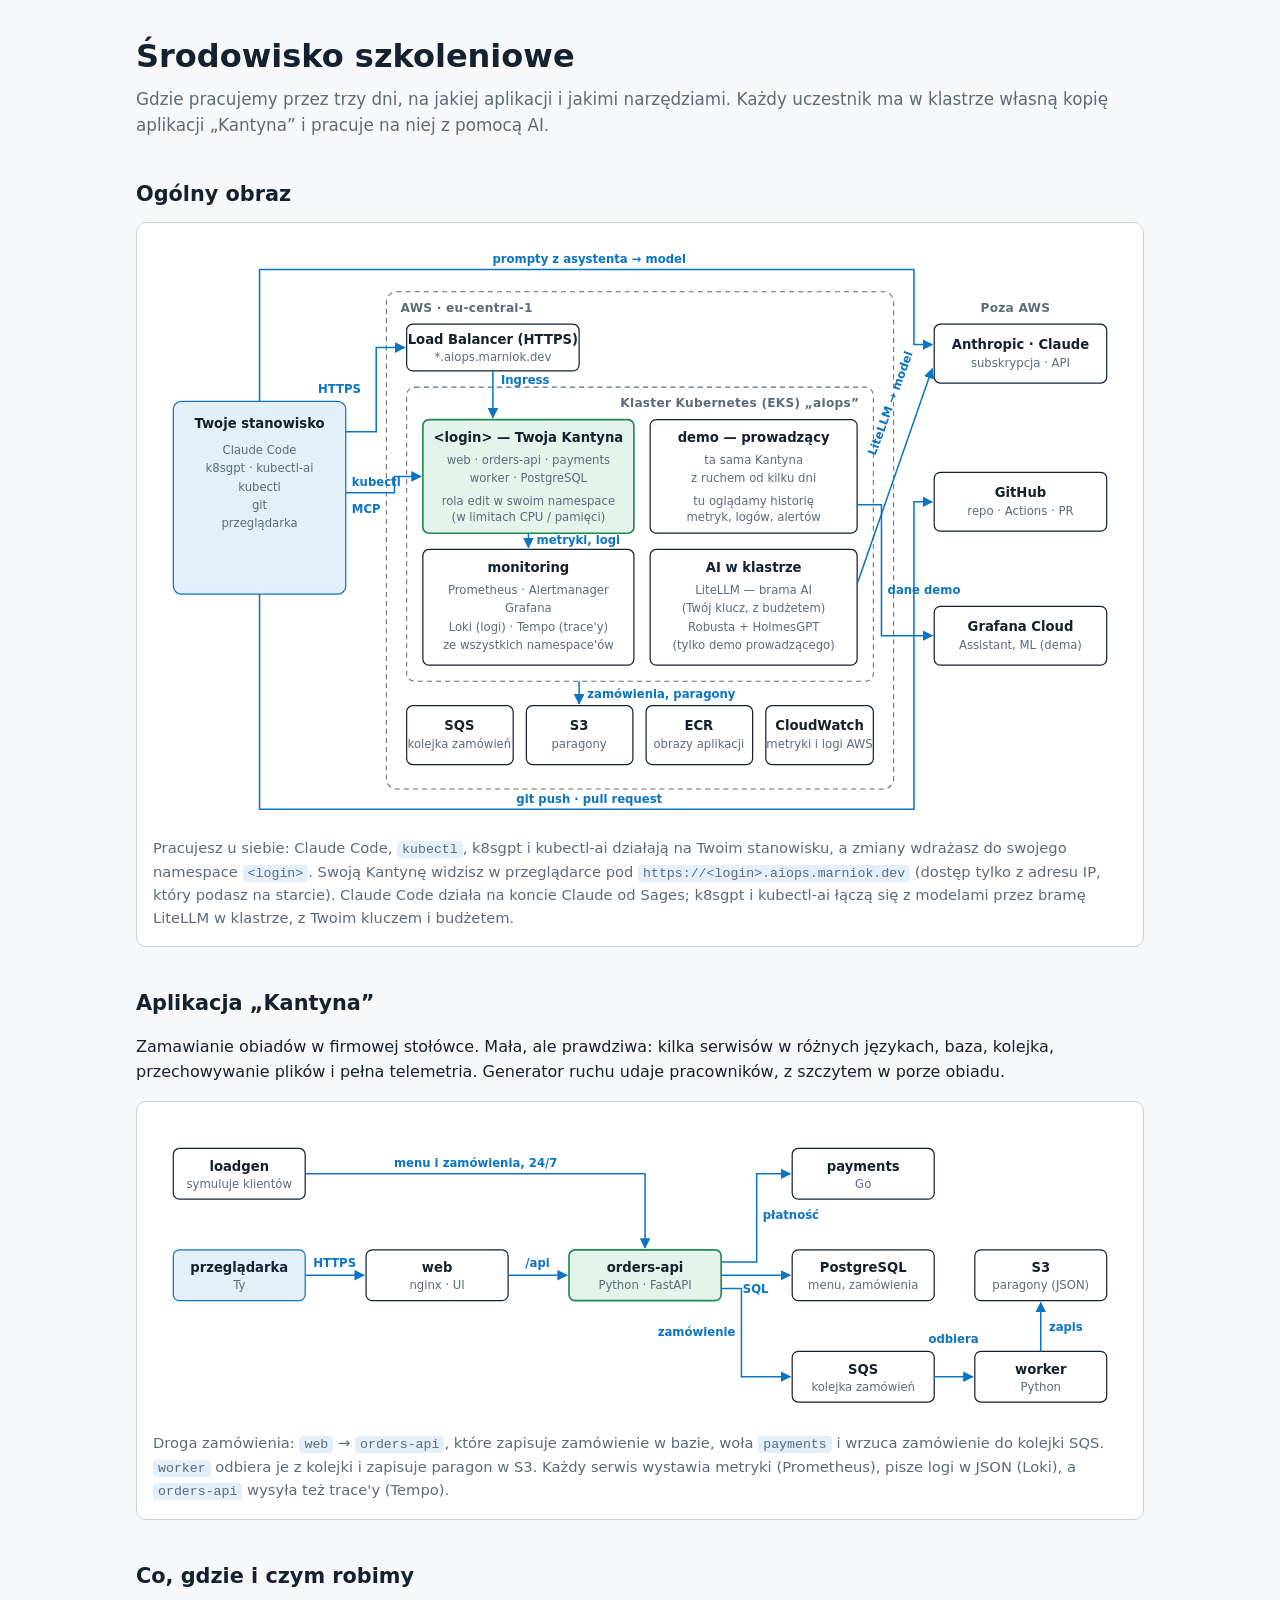
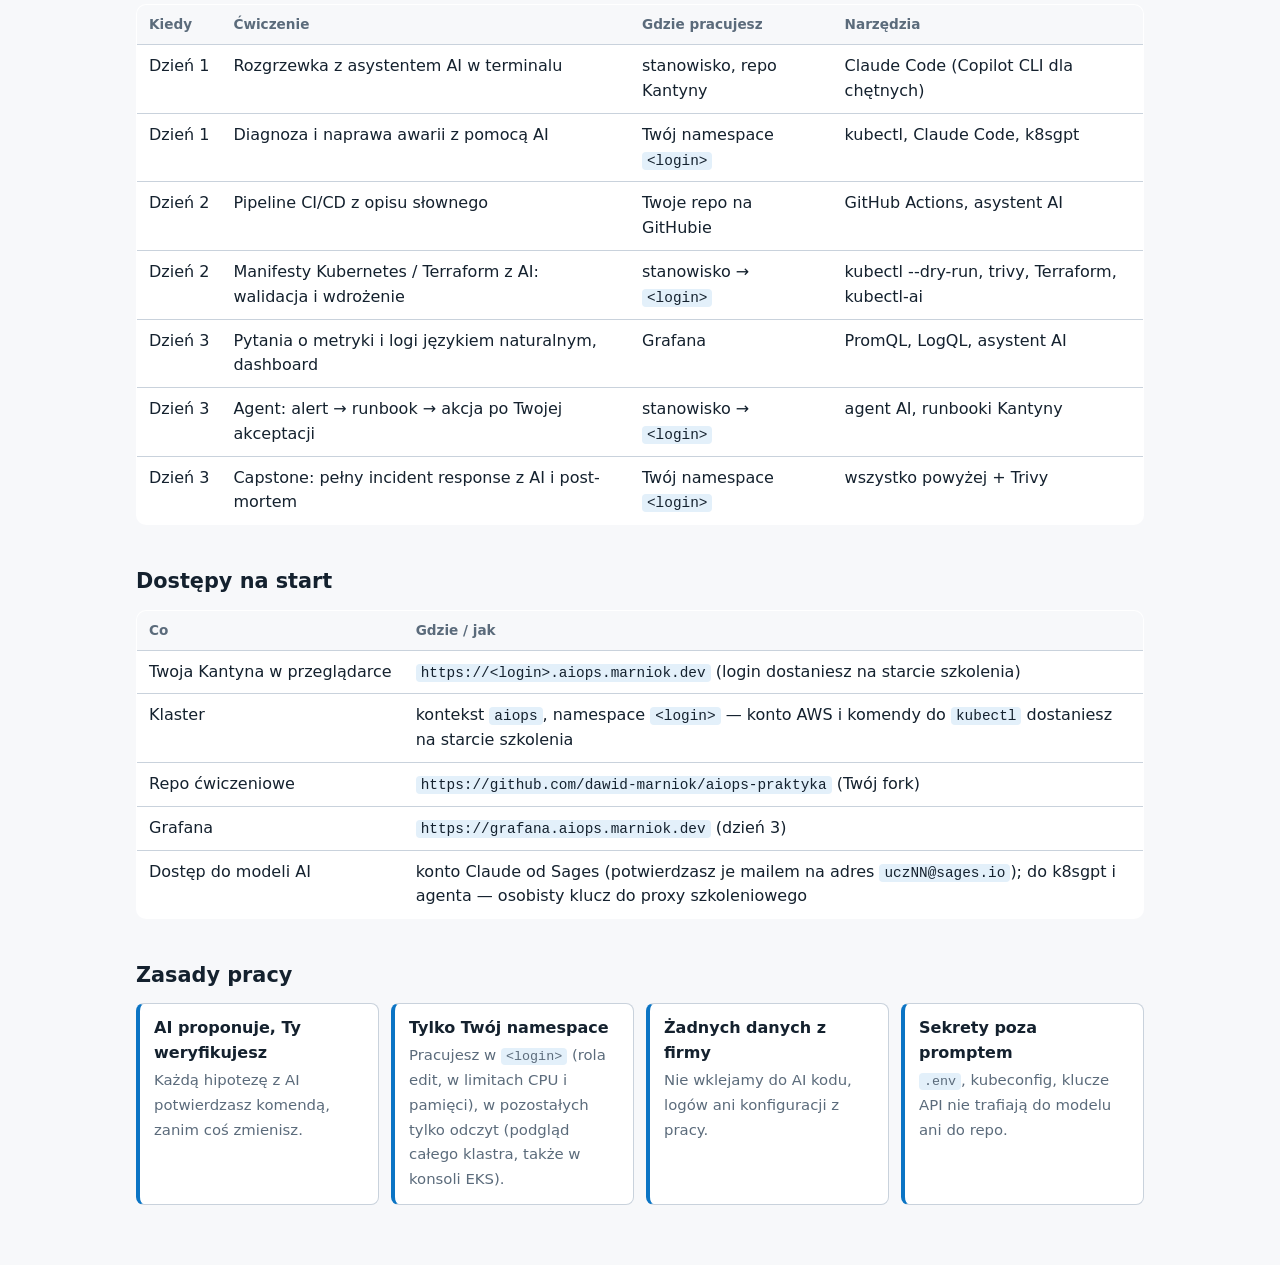
<file: docs/00-srodowisko/architektura.html>
<!doctype html>
<html lang="pl">
<head>
<meta charset="utf-8">
<meta name="viewport" content="width=device-width, initial-scale=1">
<title>Środowisko szkoleniowe AIOps</title>
<!-- Dla uczestników: pokazujemy na rozpoczęciu ćwiczeń (pn 5.10). Bez spoilerów scenariuszy. -->
<style>
  :root {
    --bg: #f7f8fa; --surface: #ffffff; --text: #14212e; --muted: #5b6b7b;
    --line: #c9d2dc; --accent: #0b74c4; --accent-soft: #e3f0fa; --team: #1f8a4c; --team-soft: #e4f4ea;
  }
  @media (prefers-color-scheme: dark) {
    :root:not([data-theme="light"]) {
      --bg: #0f1720; --surface: #17212c; --text: #e6edf3; --muted: #9aa8b6;
      --line: #33414f; --accent: #4fa8e8; --accent-soft: #15324a; --team: #4cc584; --team-soft: #16352a;
    }
  }
  :root[data-theme="dark"] {
    --bg: #0f1720; --surface: #17212c; --text: #e6edf3; --muted: #9aa8b6;
    --line: #33414f; --accent: #4fa8e8; --accent-soft: #15324a; --team: #4cc584; --team-soft: #16352a;
  }
  * { box-sizing: border-box; }
  body { margin: 0; background: var(--bg); color: var(--text);
         font: 16px/1.55 system-ui, -apple-system, "Segoe UI", Roboto, sans-serif; }
  main { max-width: 1040px; margin: 0 auto; padding: 32px 16px 64px; }
  h1 { font-size: 2rem; margin: 0 0 4px; }
  h2 { font-size: 1.3rem; margin: 40px 0 12px; }
  .lead { color: var(--muted); margin: 0 0 24px; font-size: 1.05rem; }
  figure { margin: 0; background: var(--surface); border: 1px solid var(--line); border-radius: 10px; padding: 16px; }
  figure svg { display: block; width: 100%; height: auto; color: var(--text); }
  figcaption { color: var(--muted); font-size: .92rem; margin-top: 10px; }
  .box { fill: var(--surface); stroke: currentColor; stroke-width: 1.2; }
  .soft { fill: var(--accent-soft); stroke: var(--accent); stroke-width: 1.2; }
  .team { fill: var(--team-soft); stroke: var(--team); stroke-width: 1.6; }
  .zone { fill: none; stroke: var(--muted); stroke-width: 1; stroke-dasharray: 5 4; }
  .t { fill: currentColor; font-size: 13px; font-weight: 600; }
  .s { fill: var(--muted); font-size: 11.5px; }
  .z { fill: var(--muted); font-size: 12px; font-weight: 600; letter-spacing: .02em; }
  .e { fill: var(--accent); font-size: 11.5px; font-weight: 600; }
  .arr { stroke: var(--accent); stroke-width: 1.5; fill: none; }
  .tbl { width: 100%; border-collapse: collapse; background: var(--surface); border: 1px solid var(--line); border-radius: 10px; overflow: hidden; }
  .tbl th, .tbl td { text-align: left; padding: 9px 12px; border-bottom: 1px solid var(--line); vertical-align: top; }
  .tbl th { font-size: .85rem; color: var(--muted); font-weight: 600; background: var(--bg); }
  .tbl tr:last-child td { border-bottom: 0; }
  .tbl td:first-child { white-space: nowrap; }
  code { white-space: nowrap; }
  .wrap { overflow-x: auto; }
  code { font-family: ui-monospace, SFMono-Regular, Menlo, monospace; font-size: .9em;
         background: var(--accent-soft); padding: 1px 5px; border-radius: 4px; }
  .rules { display: grid; grid-template-columns: repeat(auto-fit, minmax(230px, 1fr)); gap: 12px; }
  .rule { background: var(--surface); border: 1px solid var(--line); border-left: 4px solid var(--accent); border-radius: 8px; padding: 12px 14px; }
  .rule b { display: block; margin-bottom: 2px; }
  .rule span { color: var(--muted); font-size: .93rem; }
  .todo { color: var(--muted); font-style: italic; }
</style>
</head>
<body>
<main>

<h1>Środowisko szkoleniowe</h1>
<p class="lead">Gdzie pracujemy przez trzy dni, na jakiej aplikacji i jakimi narzędziami. Każdy uczestnik ma
w klastrze własną kopię aplikacji „Kantyna” i pracuje na niej z pomocą AI.</p>

<h2>Ogólny obraz</h2>
<figure>
<svg viewBox="0 0 960 580" role="img"
     aria-label="Twoje stanowisko łączy się z klastrem EKS w AWS: przez kubectl do własnego namespace (nazwa = Twój login) i przez HTTPS do swojej Kantyny. Claude Code na stanowisku korzysta z subskrypcji Claude; k8sgpt i kubectl-ai na stanowisku oraz narzędzia AI prowadzącego korzystają z modeli przez bramę LiteLLM w klastrze. Kod trafia do GitHuba.">
  <defs>
    <marker id="a1" viewBox="0 0 10 10" refX="9" refY="5" markerWidth="7" markerHeight="7" orient="auto-start-reverse">
      <path d="M0,0 L10,5 L0,10 z" fill="var(--accent)"/>
    </marker>
  </defs>

  <!-- stanowisko -->
  <rect class="soft" x="20" y="160" width="170" height="190" rx="8"/>
  <text class="t" x="105" y="186" text-anchor="middle">Twoje stanowisko</text>
  <text class="s" x="105" y="212" text-anchor="middle">Claude Code</text>
  <text class="s" x="105" y="230" text-anchor="middle">k8sgpt · kubectl-ai</text>
  <text class="s" x="105" y="248" text-anchor="middle">kubectl</text>
  <text class="s" x="105" y="266" text-anchor="middle">git</text>
  <text class="s" x="105" y="284" text-anchor="middle">przeglądarka</text>

  <!-- AWS -->
  <rect class="zone" x="230" y="52" width="500" height="490" rx="10"/>
  <text class="z" x="244" y="72">AWS · eu-central-1</text>

  <rect class="box" x="250" y="84" width="170" height="46" rx="6"/>
  <text class="t" x="335" y="103" text-anchor="middle">Load Balancer (HTTPS)</text>
  <text class="s" x="335" y="120" text-anchor="middle">*.aiops.marniok.dev</text>

  <rect class="zone" x="250" y="146" width="460" height="290" rx="8"/>
  <text class="z" x="696" y="166" text-anchor="end">Klaster Kubernetes (EKS) „aiops”</text>

  <rect class="team" x="266" y="178" width="208" height="112" rx="6"/>
  <text class="t" x="370" y="200" text-anchor="middle">&lt;login&gt; — Twoja Kantyna</text>
  <text class="s" x="370" y="222" text-anchor="middle">web · orders-api · payments</text>
  <text class="s" x="370" y="240" text-anchor="middle">worker · PostgreSQL</text>
  <text class="s" x="370" y="262" text-anchor="middle">rola edit w swoim namespace</text>
  <text class="s" x="370" y="278" text-anchor="middle">(w limitach CPU / pamięci)</text>

  <rect class="box" x="490" y="178" width="204" height="112" rx="6"/>
  <text class="t" x="592" y="200" text-anchor="middle">demo — prowadzący</text>
  <text class="s" x="592" y="222" text-anchor="middle">ta sama Kantyna</text>
  <text class="s" x="592" y="240" text-anchor="middle">z ruchem od kilku dni</text>
  <text class="s" x="592" y="262" text-anchor="middle">tu oglądamy historię</text>
  <text class="s" x="592" y="278" text-anchor="middle">metryk, logów, alertów</text>

  <rect class="box" x="266" y="306" width="208" height="114" rx="6"/>
  <text class="t" x="370" y="328" text-anchor="middle">monitoring</text>
  <text class="s" x="370" y="350" text-anchor="middle">Prometheus · Alertmanager</text>
  <text class="s" x="370" y="368" text-anchor="middle">Grafana</text>
  <text class="s" x="370" y="386" text-anchor="middle">Loki (logi) · Tempo (trace'y)</text>
  <text class="s" x="370" y="404" text-anchor="middle">ze wszystkich namespace'ów</text>

  <rect class="box" x="490" y="306" width="204" height="114" rx="6"/>
  <text class="t" x="592" y="328" text-anchor="middle">AI w klastrze</text>
  <text class="s" x="592" y="350" text-anchor="middle">LiteLLM — brama AI</text>
  <text class="s" x="592" y="368" text-anchor="middle">(Twój klucz, z budżetem)</text>
  <text class="s" x="592" y="386" text-anchor="middle">Robusta + HolmesGPT</text>
  <text class="s" x="592" y="404" text-anchor="middle">(tylko demo prowadzącego)</text>

  <!-- usługi AWS -->
  <rect class="box" x="250" y="460" width="105" height="58" rx="6"/>
  <text class="t" x="302" y="484" text-anchor="middle">SQS</text>
  <text class="s" x="302" y="502" text-anchor="middle">kolejka zamówień</text>
  <rect class="box" x="368" y="460" width="105" height="58" rx="6"/>
  <text class="t" x="420" y="484" text-anchor="middle">S3</text>
  <text class="s" x="420" y="502" text-anchor="middle">paragony</text>
  <rect class="box" x="486" y="460" width="105" height="58" rx="6"/>
  <text class="t" x="538" y="484" text-anchor="middle">ECR</text>
  <text class="s" x="538" y="502" text-anchor="middle">obrazy aplikacji</text>
  <rect class="box" x="604" y="460" width="106" height="58" rx="6"/>
  <text class="t" x="657" y="484" text-anchor="middle">CloudWatch</text>
  <text class="s" x="657" y="502" text-anchor="middle">metryki i logi AWS</text>

  <!-- zewnętrzne -->
  <text class="z" x="850" y="72" text-anchor="middle">Poza AWS</text>
  <rect class="box" x="770" y="84" width="170" height="58" rx="6"/>
  <text class="t" x="855" y="108" text-anchor="middle">Anthropic · Claude</text>
  <text class="s" x="855" y="126" text-anchor="middle">subskrypcja · API</text>
  <rect class="box" x="770" y="230" width="170" height="58" rx="6"/>
  <text class="t" x="855" y="254" text-anchor="middle">GitHub</text>
  <text class="s" x="855" y="272" text-anchor="middle">repo · Actions · PR</text>
  <rect class="box" x="770" y="362" width="170" height="58" rx="6"/>
  <text class="t" x="855" y="386" text-anchor="middle">Grafana Cloud</text>
  <text class="s" x="855" y="404" text-anchor="middle">Assistant, ML (dema)</text>

  <!-- strzałki -->
  <polyline class="arr" points="105,160 105,30 750,30 750,104 768,104" marker-end="url(#a1)"/>
  <text class="e" x="430" y="24" text-anchor="middle">prompty z asystenta → model</text>

  <polyline class="arr" points="190,190 220,190 220,107 248,107" marker-end="url(#a1)"/>
  <text class="e" x="205" y="152" text-anchor="end">HTTPS</text>

  <line class="arr" x1="335" y1="130" x2="335" y2="176" marker-end="url(#a1)"/>
  <text class="e" x="343" y="143">Ingress</text>

  <polyline class="arr" points="190,250 238,250 238,234 264,234" marker-end="url(#a1)"/>
  <text class="e" x="196" y="243">kubectl</text>
  <text class="e" x="196" y="270">MCP</text>

  <line class="arr" x1="370" y1="290" x2="370" y2="304" marker-end="url(#a1)"/>
  <text class="e" x="378" y="301">metryki, logi</text>

  <line class="arr" x1="694" y1="340" x2="768" y2="128" marker-end="url(#a1)"/>
  <text class="e" x="712" y="214" transform="rotate(-70 712 214)">LiteLLM → model</text>

  <polyline class="arr" points="105,350 105,562 750,562 750,259 768,259" marker-end="url(#a1)"/>
  <text class="e" x="430" y="556" text-anchor="middle">git push · pull request</text>

  <line class="arr" x1="420" y1="436" x2="420" y2="458" marker-end="url(#a1)"/>
  <text class="e" x="428" y="452">zamówienia, paragony</text>

  <polyline class="arr" points="694,262 718,262 718,391 768,391" marker-end="url(#a1)"/>
  <text class="e" x="724" y="350">dane demo</text>
</svg>
<figcaption>Pracujesz u siebie: Claude Code, <code>kubectl</code>, k8sgpt i kubectl-ai działają na Twoim
stanowisku, a zmiany wdrażasz do swojego namespace <code>&lt;login&gt;</code>. Swoją Kantynę widzisz w przeglądarce
pod <code>https://&lt;login&gt;.aiops.marniok.dev</code> (dostęp tylko z adresu IP, który podasz na starcie). Claude Code działa na koncie Claude od Sages;
k8sgpt i kubectl-ai łączą się z modelami przez bramę LiteLLM w klastrze, z Twoim kluczem i budżetem.</figcaption>
</figure>

<h2>Aplikacja „Kantyna”</h2>
<p>Zamawianie obiadów w firmowej stołówce. Mała, ale prawdziwa: kilka serwisów w różnych językach, baza,
kolejka, przechowywanie plików i pełna telemetria. Generator ruchu udaje pracowników, z szczytem w porze obiadu.</p>
<figure>
<svg viewBox="0 0 960 300" role="img"
     aria-label="Przeglądarka i generator ruchu wysyłają żądania do web i orders-api. orders-api zapisuje zamówienie w PostgreSQL, wywołuje payments i wysyła zamówienie do kolejki SQS. worker odbiera zamówienie z kolejki i zapisuje paragon w S3.">
  <defs>
    <marker id="a2" viewBox="0 0 10 10" refX="9" refY="5" markerWidth="7" markerHeight="7" orient="auto-start-reverse">
      <path d="M0,0 L10,5 L0,10 z" fill="var(--accent)"/>
    </marker>
  </defs>

  <rect class="soft" x="20" y="130" width="130" height="50" rx="6"/>
  <text class="t" x="85" y="152" text-anchor="middle">przeglądarka</text>
  <text class="s" x="85" y="169" text-anchor="middle">Ty</text>

  <rect class="box" x="20" y="30" width="130" height="50" rx="6"/>
  <text class="t" x="85" y="52" text-anchor="middle">loadgen</text>
  <text class="s" x="85" y="69" text-anchor="middle">symuluje klientów</text>

  <rect class="box" x="210" y="130" width="140" height="50" rx="6"/>
  <text class="t" x="280" y="152" text-anchor="middle">web</text>
  <text class="s" x="280" y="169" text-anchor="middle">nginx · UI</text>

  <rect class="team" x="410" y="130" width="150" height="50" rx="6"/>
  <text class="t" x="485" y="152" text-anchor="middle">orders-api</text>
  <text class="s" x="485" y="169" text-anchor="middle">Python · FastAPI</text>

  <rect class="box" x="630" y="30" width="140" height="50" rx="6"/>
  <text class="t" x="700" y="52" text-anchor="middle">payments</text>
  <text class="s" x="700" y="69" text-anchor="middle">Go</text>

  <rect class="box" x="630" y="130" width="140" height="50" rx="6"/>
  <text class="t" x="700" y="152" text-anchor="middle">PostgreSQL</text>
  <text class="s" x="700" y="169" text-anchor="middle">menu, zamówienia</text>

  <rect class="box" x="630" y="230" width="140" height="50" rx="6"/>
  <text class="t" x="700" y="252" text-anchor="middle">SQS</text>
  <text class="s" x="700" y="269" text-anchor="middle">kolejka zamówień</text>

  <rect class="box" x="810" y="230" width="130" height="50" rx="6"/>
  <text class="t" x="875" y="252" text-anchor="middle">worker</text>
  <text class="s" x="875" y="269" text-anchor="middle">Python</text>

  <rect class="box" x="810" y="130" width="130" height="50" rx="6"/>
  <text class="t" x="875" y="152" text-anchor="middle">S3</text>
  <text class="s" x="875" y="169" text-anchor="middle">paragony (JSON)</text>

  <line class="arr" x1="150" y1="155" x2="208" y2="155" marker-end="url(#a2)"/>
  <text class="e" x="179" y="147" text-anchor="middle">HTTPS</text>

  <line class="arr" x1="350" y1="155" x2="408" y2="155" marker-end="url(#a2)"/>
  <text class="e" x="379" y="147" text-anchor="middle">/api</text>

  <polyline class="arr" points="150,55 485,55 485,128" marker-end="url(#a2)"/>
  <text class="e" x="318" y="48" text-anchor="middle">menu i zamówienia, 24/7</text>

  <polyline class="arr" points="560,142 595,142 595,55 628,55" marker-end="url(#a2)"/>
  <text class="e" x="601" y="100">płatność</text>

  <line class="arr" x1="560" y1="155" x2="628" y2="155" marker-end="url(#a2)"/>
  <text class="e" x="594" y="172" text-anchor="middle">SQL</text>

  <polyline class="arr" points="560,168 580,168 580,255 628,255" marker-end="url(#a2)"/>
  <text class="e" x="574" y="215" text-anchor="end">zamówienie</text>

  <line class="arr" x1="770" y1="255" x2="808" y2="255" marker-end="url(#a2)"/>
  <text class="e" x="789" y="222" text-anchor="middle">odbiera</text>

  <line class="arr" x1="875" y1="230" x2="875" y2="182" marker-end="url(#a2)"/>
  <text class="e" x="883" y="210">zapis</text>
</svg>
<figcaption>Droga zamówienia: <code>web</code> → <code>orders-api</code>, które zapisuje zamówienie w bazie, woła
<code>payments</code> i wrzuca zamówienie do kolejki SQS. <code>worker</code> odbiera je z kolejki i zapisuje paragon
w S3. Każdy serwis wystawia metryki (Prometheus), pisze logi w JSON (Loki), a <code>orders-api</code> wysyła też
trace'y (Tempo).</figcaption>
</figure>

<h2>Co, gdzie i czym robimy</h2>
<div class="wrap">
<table class="tbl">
  <tr><th>Kiedy</th><th>Ćwiczenie</th><th>Gdzie pracujesz</th><th>Narzędzia</th></tr>
  <tr><td>Dzień 1</td><td>Rozgrzewka z asystentem AI w terminalu</td><td>stanowisko, repo Kantyny</td><td>Claude Code (Copilot CLI dla chętnych)</td></tr>
  <tr><td>Dzień 1</td><td>Diagnoza i naprawa awarii z pomocą AI</td><td>Twój namespace <code>&lt;login&gt;</code></td><td>kubectl, Claude Code, k8sgpt</td></tr>
  <tr><td>Dzień 2</td><td>Pipeline CI/CD z opisu słownego</td><td>Twoje repo na GitHubie</td><td>GitHub Actions, asystent AI</td></tr>
  <tr><td>Dzień 2</td><td>Manifesty Kubernetes / Terraform z AI: walidacja i wdrożenie</td><td>stanowisko → <code>&lt;login&gt;</code></td><td>kubectl --dry-run, trivy, Terraform, kubectl-ai</td></tr>
  <tr><td>Dzień 3</td><td>Pytania o metryki i logi językiem naturalnym, dashboard</td><td>Grafana</td><td>PromQL, LogQL, asystent AI</td></tr>
  <tr><td>Dzień 3</td><td>Agent: alert → runbook → akcja po Twojej akceptacji</td><td>stanowisko → <code>&lt;login&gt;</code></td><td>agent AI, runbooki Kantyny</td></tr>
  <tr><td>Dzień 3</td><td>Capstone: pełny incident response z AI i post-mortem</td><td>Twój namespace <code>&lt;login&gt;</code></td><td>wszystko powyżej + Trivy</td></tr>
</table>
</div>

<h2>Dostępy na start</h2>
<div class="wrap">
<table class="tbl">
  <tr><th>Co</th><th>Gdzie / jak</th></tr>
  <tr><td>Twoja Kantyna w przeglądarce</td><td><code>https://&lt;login&gt;.aiops.marniok.dev</code> (login dostaniesz na starcie szkolenia)</td></tr>
  <tr><td>Klaster</td><td>kontekst <code>aiops</code>, namespace <code>&lt;login&gt;</code> — konto AWS i komendy do <code>kubectl</code> dostaniesz na starcie szkolenia</td></tr>
  <tr><td>Repo ćwiczeniowe</td><td><code>https://github.com/dawid-marniok/aiops-praktyka</code> (Twój fork)</td></tr>
  <tr><td>Grafana</td><td><code>https://grafana.aiops.marniok.dev</code> (dzień 3)</td></tr>
  <tr><td>Dostęp do modeli AI</td><td>konto Claude od Sages (potwierdzasz je mailem na adres <code>uczNN@sages.io</code>); do k8sgpt i agenta — osobisty klucz do proxy szkoleniowego</td></tr>
</table>
</div>

<h2>Zasady pracy</h2>
<div class="rules">
  <div class="rule"><b>AI proponuje, Ty weryfikujesz</b><span>Każdą hipotezę z AI potwierdzasz komendą, zanim coś zmienisz.</span></div>
  <div class="rule"><b>Tylko Twój namespace</b><span>Pracujesz w <code>&lt;login&gt;</code> (rola edit, w limitach CPU i pamięci), w pozostałych tylko odczyt (podgląd całego klastra, także w konsoli EKS).</span></div>
  <div class="rule"><b>Żadnych danych z firmy</b><span>Nie wklejamy do AI kodu, logów ani konfiguracji z pracy.</span></div>
  <div class="rule"><b>Sekrety poza promptem</b><span><code>.env</code>, kubeconfig, klucze API nie trafiają do modelu ani do repo.</span></div>
</div>

</main>
</body>
</html>
</file>
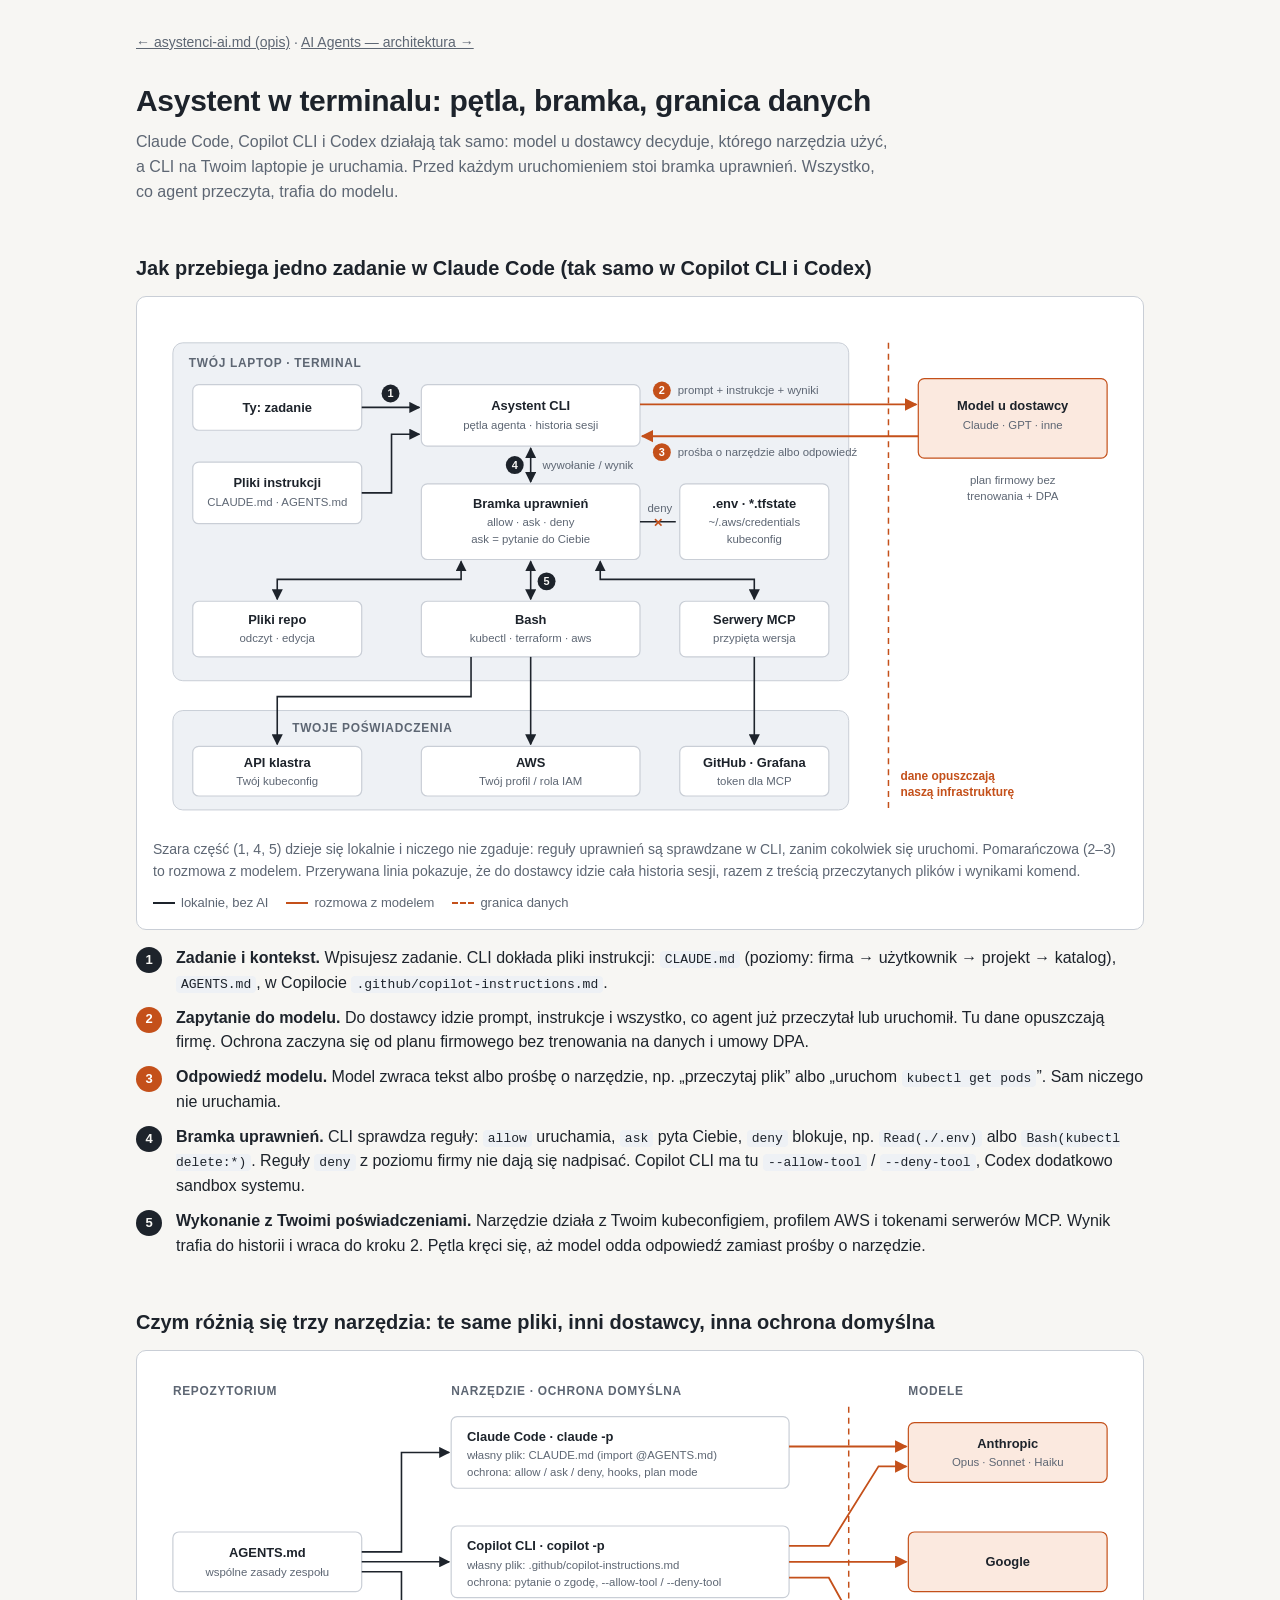
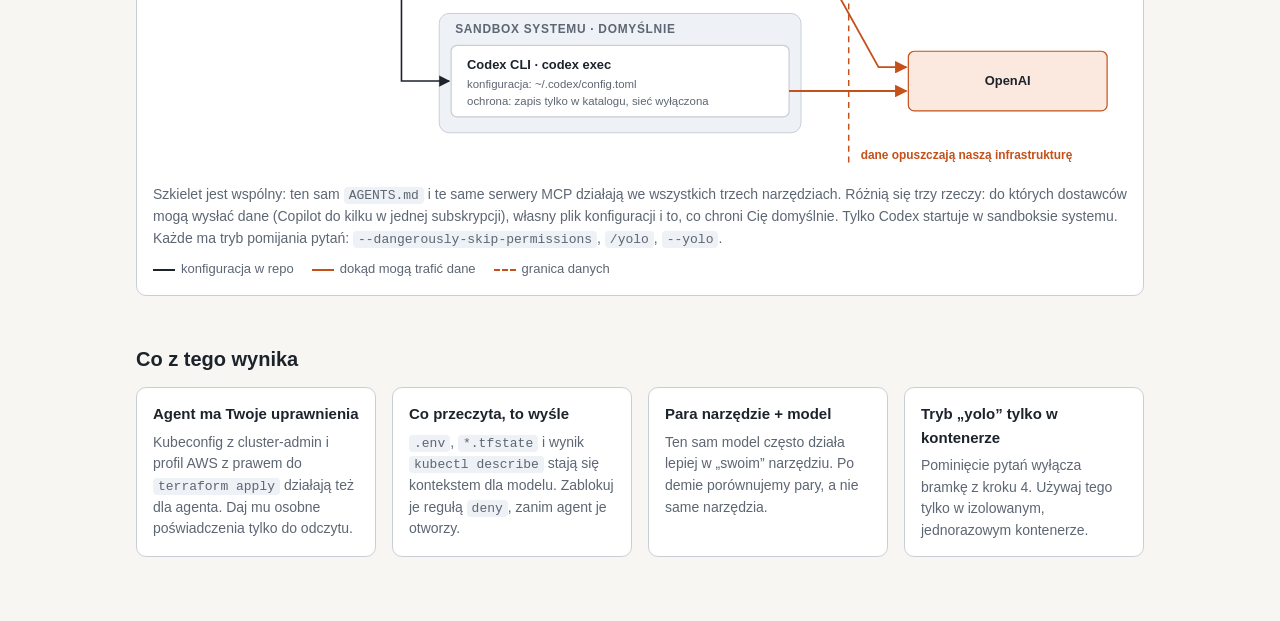
<file: docs/01-asystenci-ai/architektura.html>
<!doctype html>
<html lang="pl">
<head>
<meta charset="utf-8">
<meta name="viewport" content="width=device-width, initial-scale=1">
<title>Asystenci AI — architektura</title>
<style>
  :root {
    --bg: #f7f6f3; --fg: #1d232b; --muted: #5d6673; --card: #ffffff; --border: #c9ced6;
    --zone: #eef1f5; --accent: #c4501a; --accent-soft: #fbe9df; --ok: #2f6f4f;
  }
  @media (prefers-color-scheme: dark) {
    :root:not([data-theme="light"]) {
      --bg: #14171c; --fg: #e6e8eb; --muted: #9aa3ad; --card: #1d2229; --border: #3a424d;
      --zone: #191d23; --accent: #ff8f57; --accent-soft: #3a2418; --ok: #7cc4a0;
    }
  }
  :root[data-theme="dark"] {
    --bg: #14171c; --fg: #e6e8eb; --muted: #9aa3ad; --card: #1d2229; --border: #3a424d;
    --zone: #191d23; --accent: #ff8f57; --accent-soft: #3a2418; --ok: #7cc4a0;
  }
  * { box-sizing: border-box; }
  body { margin: 0; background: var(--bg); color: var(--fg);
         font: 16px/1.55 -apple-system, BlinkMacSystemFont, "Segoe UI", Roboto, "Helvetica Neue", Arial, sans-serif; }
  main { max-width: 1040px; margin: 0 auto; padding: 32px 16px 64px; }
  nav { font-size: 14px; color: var(--muted); margin-bottom: 24px; }
  nav a { color: var(--muted); }
  h1 { font-size: 30px; margin: 0 0 6px; letter-spacing: -0.01em; }
  .lead { color: var(--muted); margin: 0 0 32px; max-width: 760px; }
  h2 { font-size: 20px; margin: 48px 0 12px; }
  figure { margin: 0; background: var(--card); border: 1px solid var(--border); border-radius: 10px; padding: 16px; }
  figure svg { width: 100%; height: auto; display: block; color: var(--fg); }
  figcaption { color: var(--muted); font-size: 14px; margin-top: 10px; }
  ol.steps { padding-left: 0; list-style: none; counter-reset: s; }
  ol.steps li { counter-increment: s; position: relative; padding-left: 40px; margin: 10px 0; }
  ol.steps li::before { content: counter(s); position: absolute; left: 0; top: 1px; width: 26px; height: 26px;
        border-radius: 50%; background: var(--fg); color: var(--bg); font-size: 13px; font-weight: 600;
        display: flex; align-items: center; justify-content: center; }
  ol.steps li.ai::before { background: var(--accent); color: #fff; }
  .grid { display: grid; grid-template-columns: repeat(auto-fit, minmax(200px, 1fr)); gap: 16px; }
  .card { background: var(--card); border: 1px solid var(--border); border-radius: 10px; padding: 14px 16px; }
  .card h3 { font-size: 15px; margin: 0 0 6px; }
  .card p { margin: 0; color: var(--muted); font-size: 14px; }
  code { font: 13px/1.4 ui-monospace, SFMono-Regular, Menlo, monospace; background: var(--zone); padding: 1px 5px; border-radius: 4px; }
  .legend { display: flex; flex-wrap: wrap; gap: 18px; font-size: 13px; color: var(--muted); margin-top: 10px; }
  .legend span::before { content: ""; display: inline-block; width: 22px; height: 0; border-top: 2px solid var(--fg); vertical-align: middle; margin-right: 6px; }
  .legend span.ai::before { border-top-color: var(--accent); }
  .legend span.zone::before { border-top: 2px dashed var(--accent); }
  /* SVG */
  .zone { fill: var(--zone); stroke: var(--border); }
  .box { fill: var(--card); stroke: var(--border); stroke-width: 1.2; }
  .box-ai { fill: var(--accent-soft); stroke: var(--accent); stroke-width: 1.2; }
  .t { fill: var(--fg); font-size: 13px; }
  .tb { fill: var(--fg); font-size: 13px; font-weight: 600; }
  .ts { fill: var(--muted); font-size: 11.5px; }
  .tz { fill: var(--muted); font-size: 12px; font-weight: 600; letter-spacing: 0.06em; text-transform: uppercase; }
  .ta { fill: var(--accent); font-size: 12px; font-weight: 600; }
  .ln { stroke: var(--fg); stroke-width: 1.6; fill: none; }
  .ln-ai { stroke: var(--accent); stroke-width: 1.8; fill: none; }
  .ln-b { stroke: var(--accent); stroke-width: 1.5; stroke-dasharray: 6 5; fill: none; }
  .mk { fill: var(--fg); } .mk-a { fill: var(--accent); }
  .num { fill: var(--fg); } .num-a { fill: var(--accent); }
  .numt { fill: var(--bg); font-size: 11px; font-weight: 700; }
  .numt-a { fill: #fff; font-size: 11px; font-weight: 700; }
</style>
</head>
<body>
<main>
  <nav><a href="asystenci-ai.md">← asystenci-ai.md (opis)</a> · <a href="../11-ai-agents/architektura.html">AI Agents — architektura →</a></nav>
  <h1>Asystent w terminalu: pętla, bramka, granica danych</h1>
  <p class="lead">Claude Code, Copilot CLI i Codex działają tak samo: model u dostawcy decyduje, którego narzędzia użyć, a CLI na Twoim laptopie je uruchamia. Przed każdym uruchomieniem stoi bramka uprawnień. Wszystko, co agent przeczyta, trafia do modelu.</p>

  <h2>Jak przebiega jedno zadanie w Claude Code (tak samo w Copilot CLI i Codex)</h2>
  <figure>
    <svg viewBox="0 0 980 520" role="img" aria-label="Asystent CLI na laptopie wysyła prompt, pliki instrukcji i wyniki narzędzi do modelu u dostawcy; model odsyła prośbę o narzędzie; bramka uprawnień allow, ask, deny decyduje, czy CLI uruchomi odczyt pliku, Bash albo serwer MCP z Twoimi poświadczeniami do klastra, AWS i GitHuba; reguły deny blokują pliki z sekretami.">
      <defs>
        <marker id="a1" viewBox="0 0 10 10" refX="9" refY="5" markerWidth="7" markerHeight="7" orient="auto-start-reverse"><path class="mk" d="M0,0 L10,5 L0,10 z"/></marker>
        <marker id="a1a" viewBox="0 0 10 10" refX="9" refY="5" markerWidth="7" markerHeight="7" orient="auto-start-reverse"><path class="mk-a" d="M0,0 L10,5 L0,10 z"/></marker>
      </defs>

      <!-- Laptop -->
      <rect class="zone" x="20" y="30" width="680" height="340" rx="10"/>
      <text class="tz" x="36" y="54">Twój laptop · terminal</text>
      <rect class="box" x="40" y="72" width="170" height="46" rx="6"/>
      <text class="tb" x="125" y="100" text-anchor="middle">Ty: zadanie</text>
      <rect class="box" x="40" y="150" width="170" height="62" rx="6"/>
      <text class="tb" x="125" y="175" text-anchor="middle">Pliki instrukcji</text>
      <text class="ts" x="125" y="194" text-anchor="middle">CLAUDE.md · AGENTS.md</text>
      <rect class="box" x="270" y="72" width="220" height="62" rx="6"/>
      <text class="tb" x="380" y="98" text-anchor="middle">Asystent CLI</text>
      <text class="ts" x="380" y="117" text-anchor="middle">pętla agenta · historia sesji</text>
      <rect class="box" x="270" y="172" width="220" height="76" rx="6"/>
      <text class="tb" x="380" y="196" text-anchor="middle">Bramka uprawnień</text>
      <text class="ts" x="380" y="214" text-anchor="middle">allow · ask · deny</text>
      <text class="ts" x="380" y="231" text-anchor="middle">ask = pytanie do Ciebie</text>
      <rect class="box" x="530" y="172" width="150" height="76" rx="6"/>
      <text class="tb" x="605" y="196" text-anchor="middle">.env · *.tfstate</text>
      <text class="ts" x="605" y="214" text-anchor="middle">~/.aws/credentials</text>
      <text class="ts" x="605" y="231" text-anchor="middle">kubeconfig</text>

      <rect class="box" x="40" y="290" width="170" height="56" rx="6"/>
      <text class="tb" x="125" y="313" text-anchor="middle">Pliki repo</text>
      <text class="ts" x="125" y="331" text-anchor="middle">odczyt · edycja</text>
      <rect class="box" x="270" y="290" width="220" height="56" rx="6"/>
      <text class="tb" x="380" y="313" text-anchor="middle">Bash</text>
      <text class="ts" x="380" y="331" text-anchor="middle">kubectl · terraform · aws</text>
      <rect class="box" x="530" y="290" width="150" height="56" rx="6"/>
      <text class="tb" x="605" y="313" text-anchor="middle">Serwery MCP</text>
      <text class="ts" x="605" y="331" text-anchor="middle">przypięta wersja</text>

      <!-- 1: prompt + context -->
      <line class="ln" x1="210" y1="95" x2="268" y2="95" marker-end="url(#a1)"/>
      <circle class="num" cx="239" cy="81" r="9"/><text class="numt" x="239" y="85" text-anchor="middle">1</text>
      <path class="ln" d="M210,181 L240,181 L240,122 L268,122" marker-end="url(#a1)"/>

      <!-- Boundary + provider -->
      <line class="ln-b" x1="740" y1="30" x2="740" y2="500"/>
      <text class="ta" x="752" y="470">dane opuszczają</text>
      <text class="ta" x="752" y="486">naszą infrastrukturę</text>
      <rect class="box-ai" x="770" y="66" width="190" height="80" rx="6"/>
      <text class="tb" x="865" y="98" text-anchor="middle">Model u dostawcy</text>
      <text class="ts" x="865" y="117" text-anchor="middle">Claude · GPT · inne</text>
      <text class="ts" x="865" y="172" text-anchor="middle">plan firmowy bez</text>
      <text class="ts" x="865" y="188" text-anchor="middle">trenowania + DPA</text>

      <!-- 2: request to model -->
      <line class="ln-ai" x1="490" y1="92" x2="768" y2="92" marker-end="url(#a1a)"/>
      <circle class="num-a" cx="512" cy="78" r="9"/><text class="numt-a" x="512" y="82" text-anchor="middle">2</text>
      <text class="ts" x="528" y="82">prompt + instrukcje + wyniki</text>
      <!-- 3: tool call back -->
      <line class="ln-ai" x1="770" y1="124" x2="492" y2="124" marker-end="url(#a1a)"/>
      <circle class="num-a" cx="512" cy="140" r="9"/><text class="numt-a" x="512" y="144" text-anchor="middle">3</text>
      <text class="ts" x="528" y="144">prośba o narzędzie albo odpowiedź</text>

      <!-- 4: CLI <-> gate -->
      <line class="ln" x1="380" y1="136" x2="380" y2="170" marker-start="url(#a1)" marker-end="url(#a1)"/>
      <circle class="num" cx="364" cy="153" r="9"/><text class="numt" x="364" y="157" text-anchor="middle">4</text>
      <text class="ts" x="392" y="157">wywołanie / wynik</text>
      <!-- deny -->
      <line class="ln" x1="490" y1="210" x2="526" y2="210"/>
      <text class="ta" x="508" y="215" text-anchor="middle">✕</text>
      <text class="ts" x="510" y="200" text-anchor="middle">deny</text>

      <!-- 5: gate <-> tools -->
      <path class="ln" d="M310,250 L310,268 L125,268 L125,288" marker-start="url(#a1)" marker-end="url(#a1)"/>
      <line class="ln" x1="380" y1="250" x2="380" y2="288" marker-start="url(#a1)" marker-end="url(#a1)"/>
      <path class="ln" d="M450,250 L450,268 L605,268 L605,288" marker-start="url(#a1)" marker-end="url(#a1)"/>
      <circle class="num" cx="396" cy="270" r="9"/><text class="numt" x="396" y="274" text-anchor="middle">5</text>

      <!-- Environment -->
      <rect class="zone" x="20" y="400" width="680" height="100" rx="10"/>
      <text class="tz" x="140" y="422">Twoje poświadczenia</text>
      <rect class="box" x="40" y="436" width="170" height="50" rx="6"/>
      <text class="tb" x="125" y="457" text-anchor="middle">API klastra</text>
      <text class="ts" x="125" y="475" text-anchor="middle">Twój kubeconfig</text>
      <rect class="box" x="270" y="436" width="220" height="50" rx="6"/>
      <text class="tb" x="380" y="457" text-anchor="middle">AWS</text>
      <text class="ts" x="380" y="475" text-anchor="middle">Twój profil / rola IAM</text>
      <rect class="box" x="530" y="436" width="150" height="50" rx="6"/>
      <text class="tb" x="605" y="457" text-anchor="middle">GitHub · Grafana</text>
      <text class="ts" x="605" y="475" text-anchor="middle">token dla MCP</text>
      <path class="ln" d="M320,346 L320,386 L125,386 L125,434" marker-end="url(#a1)"/>
      <line class="ln" x1="380" y1="346" x2="380" y2="434" marker-end="url(#a1)"/>
      <line class="ln" x1="605" y1="346" x2="605" y2="434" marker-end="url(#a1)"/>
    </svg>
    <figcaption>Szara część (1, 4, 5) dzieje się lokalnie i niczego nie zgaduje: reguły uprawnień są sprawdzane w CLI, zanim cokolwiek się uruchomi. Pomarańczowa (2–3) to rozmowa z modelem. Przerywana linia pokazuje, że do dostawcy idzie cała historia sesji, razem z treścią przeczytanych plików i wynikami komend.</figcaption>
    <div class="legend"><span>lokalnie, bez AI</span><span class="ai">rozmowa z modelem</span><span class="zone">granica danych</span></div>
  </figure>

  <ol class="steps">
    <li><b>Zadanie i kontekst.</b> Wpisujesz zadanie. CLI dokłada pliki instrukcji: <code>CLAUDE.md</code> (poziomy: firma → użytkownik → projekt → katalog), <code>AGENTS.md</code>, w Copilocie <code>.github/copilot-instructions.md</code>.</li>
    <li class="ai"><b>Zapytanie do modelu.</b> Do dostawcy idzie prompt, instrukcje i wszystko, co agent już przeczytał lub uruchomił. Tu dane opuszczają firmę. Ochrona zaczyna się od planu firmowego bez trenowania na danych i umowy DPA.</li>
    <li class="ai"><b>Odpowiedź modelu.</b> Model zwraca tekst albo prośbę o narzędzie, np. „przeczytaj plik” albo „uruchom <code>kubectl get pods</code>”. Sam niczego nie uruchamia.</li>
    <li><b>Bramka uprawnień.</b> CLI sprawdza reguły: <code>allow</code> uruchamia, <code>ask</code> pyta Ciebie, <code>deny</code> blokuje, np. <code>Read(./.env)</code> albo <code>Bash(kubectl delete:*)</code>. Reguły <code>deny</code> z poziomu firmy nie dają się nadpisać. Copilot CLI ma tu <code>--allow-tool</code> / <code>--deny-tool</code>, Codex dodatkowo sandbox systemu.</li>
    <li><b>Wykonanie z Twoimi poświadczeniami.</b> Narzędzie działa z Twoim kubeconfigiem, profilem AWS i tokenami serwerów MCP. Wynik trafia do historii i wraca do kroku 2. Pętla kręci się, aż model odda odpowiedź zamiast prośby o narzędzie.</li>
  </ol>

  <h2>Czym różnią się trzy narzędzia: te same pliki, inni dostawcy, inna ochrona domyślna</h2>
  <figure>
    <svg viewBox="0 0 980 410" role="img" aria-label="Wspólny plik AGENTS.md czytają Copilot CLI i Codex, a Claude Code przez import @AGENTS.md w CLAUDE.md. Claude Code łączy się tylko z modelami Anthropic, Codex tylko z OpenAI, a Copilot CLI z modelami Anthropic, Google i OpenAI. Tylko Codex domyślnie działa w sandboksie systemu bez sieci.">
      <defs>
        <marker id="a2" viewBox="0 0 10 10" refX="9" refY="5" markerWidth="7" markerHeight="7" orient="auto-start-reverse"><path class="mk" d="M0,0 L10,5 L0,10 z"/></marker>
        <marker id="a2a" viewBox="0 0 10 10" refX="9" refY="5" markerWidth="7" markerHeight="7" orient="auto-start-reverse"><path class="mk-a" d="M0,0 L10,5 L0,10 z"/></marker>
      </defs>
      <text class="tz" x="20" y="28">Repozytorium</text>
      <text class="tz" x="300" y="28">Narzędzie · ochrona domyślna</text>
      <text class="tz" x="760" y="28">Modele</text>

      <!-- AGENTS.md -->
      <rect class="box" x="20" y="166" width="190" height="60" rx="6"/>
      <text class="tb" x="115" y="191" text-anchor="middle">AGENTS.md</text>
      <text class="ts" x="115" y="210" text-anchor="middle">wspólne zasady zespołu</text>

      <!-- Claude Code -->
      <rect class="box" x="300" y="50" width="340" height="72" rx="6"/>
      <text class="tb" x="316" y="74">Claude Code · claude -p</text>
      <text class="ts" x="316" y="93">własny plik: CLAUDE.md (import @AGENTS.md)</text>
      <text class="ts" x="316" y="110">ochrona: allow / ask / deny, hooks, plan mode</text>
      <!-- Copilot -->
      <rect class="box" x="300" y="160" width="340" height="72" rx="6"/>
      <text class="tb" x="316" y="184">Copilot CLI · copilot -p</text>
      <text class="ts" x="316" y="203">własny plik: .github/copilot-instructions.md</text>
      <text class="ts" x="316" y="220">ochrona: pytanie o zgodę, --allow-tool / --deny-tool</text>
      <!-- Codex in sandbox -->
      <rect class="zone" x="288" y="248" width="364" height="120" rx="10"/>
      <text class="tz" x="304" y="268">Sandbox systemu · domyślnie</text>
      <rect class="box" x="300" y="280" width="340" height="72" rx="6"/>
      <text class="tb" x="316" y="304">Codex CLI · codex exec</text>
      <text class="ts" x="316" y="323">konfiguracja: ~/.codex/config.toml</text>
      <text class="ts" x="316" y="340">ochrona: zapis tylko w katalogu, sieć wyłączona</text>

      <!-- AGENTS.md -> tools -->
      <path class="ln" d="M210,186 L250,186 L250,86 L298,86" marker-end="url(#a2)"/>
      <line class="ln" x1="210" y1="196" x2="298" y2="196" marker-end="url(#a2)"/>
      <path class="ln" d="M210,206 L250,206 L250,316 L298,316" marker-end="url(#a2)"/>

      <!-- Boundary -->
      <line class="ln-b" x1="700" y1="40" x2="700" y2="400"/>
      <text class="ta" x="712" y="394">dane opuszczają naszą infrastrukturę</text>

      <!-- Providers -->
      <rect class="box-ai" x="760" y="56" width="200" height="60" rx="6"/>
      <text class="tb" x="860" y="82" text-anchor="middle">Anthropic</text>
      <text class="ts" x="860" y="100" text-anchor="middle">Opus · Sonnet · Haiku</text>
      <rect class="box-ai" x="760" y="166" width="200" height="60" rx="6"/>
      <text class="tb" x="860" y="200" text-anchor="middle">Google</text>
      <rect class="box-ai" x="760" y="286" width="200" height="60" rx="6"/>
      <text class="tb" x="860" y="320" text-anchor="middle">OpenAI</text>

      <line class="ln-ai" x1="640" y1="80" x2="758" y2="80" marker-end="url(#a2a)"/>
      <path class="ln-ai" d="M640,180 L680,180 L730,100 L758,100" marker-end="url(#a2a)"/>
      <line class="ln-ai" x1="640" y1="196" x2="758" y2="196" marker-end="url(#a2a)"/>
      <path class="ln-ai" d="M640,212 L680,212 L730,302 L758,302" marker-end="url(#a2a)"/>
      <line class="ln-ai" x1="640" y1="326" x2="758" y2="326" marker-end="url(#a2a)"/>
    </svg>
    <figcaption>Szkielet jest wspólny: ten sam <code>AGENTS.md</code> i te same serwery MCP działają we wszystkich trzech narzędziach. Różnią się trzy rzeczy: do których dostawców mogą wysłać dane (Copilot do kilku w jednej subskrypcji), własny plik konfiguracji i to, co chroni Cię domyślnie. Tylko Codex startuje w sandboksie systemu. Każde ma tryb pomijania pytań: <code>--dangerously-skip-permissions</code>, <code>/yolo</code>, <code>--yolo</code>.</figcaption>
    <div class="legend"><span>konfiguracja w repo</span><span class="ai">dokąd mogą trafić dane</span><span class="zone">granica danych</span></div>
  </figure>

  <h2>Co z tego wynika</h2>
  <div class="grid">
    <div class="card"><h3>Agent ma Twoje uprawnienia</h3><p>Kubeconfig z cluster-admin i profil AWS z prawem do <code>terraform apply</code> działają też dla agenta. Daj mu osobne poświadczenia tylko do odczytu.</p></div>
    <div class="card"><h3>Co przeczyta, to wyśle</h3><p><code>.env</code>, <code>*.tfstate</code> i wynik <code>kubectl describe</code> stają się kontekstem dla modelu. Zablokuj je regułą <code>deny</code>, zanim agent je otworzy.</p></div>
    <div class="card"><h3>Para narzędzie + model</h3><p>Ten sam model często działa lepiej w „swoim” narzędziu. Po demie porównujemy pary, a nie same narzędzia.</p></div>
    <div class="card"><h3>Tryb „yolo” tylko w kontenerze</h3><p>Pominięcie pytań wyłącza bramkę z kroku 4. Używaj tego tylko w izolowanym, jednorazowym kontenerze.</p></div>
  </div>
</main>
</body>
</html>
</file>
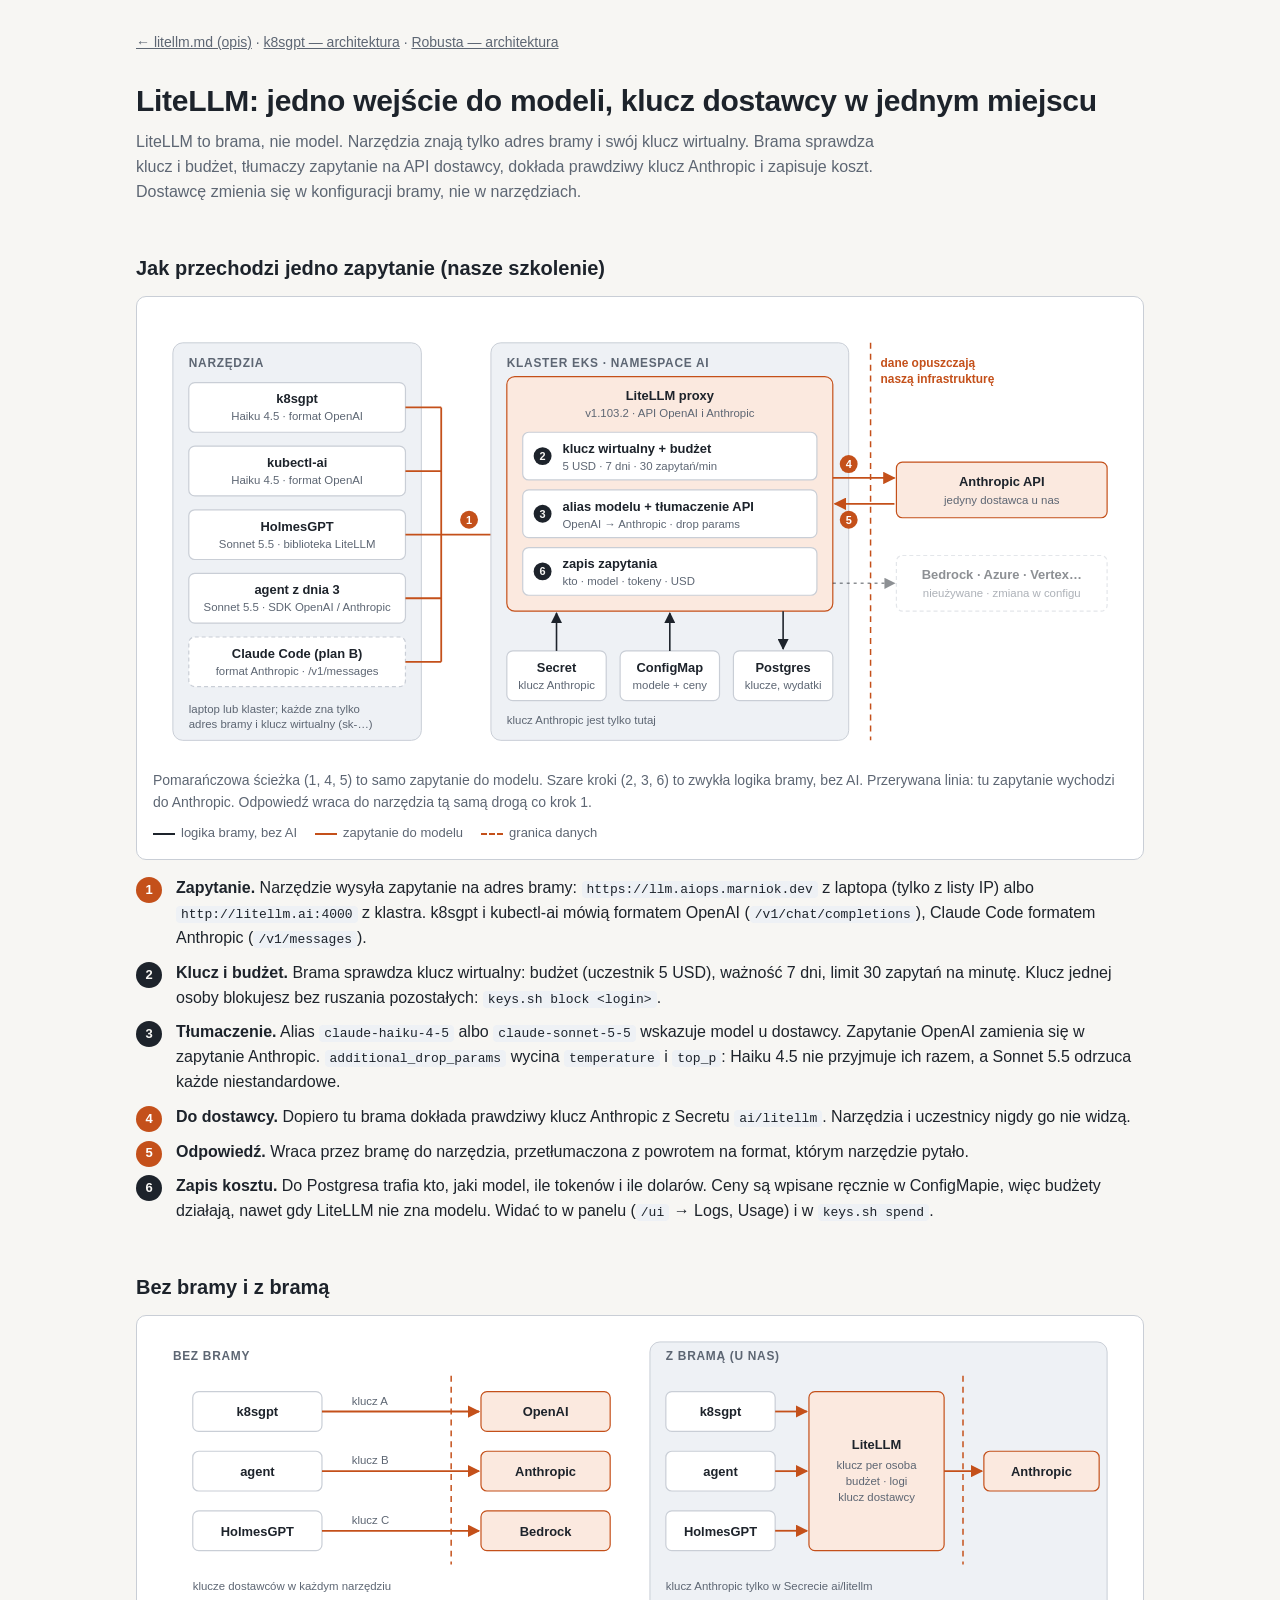
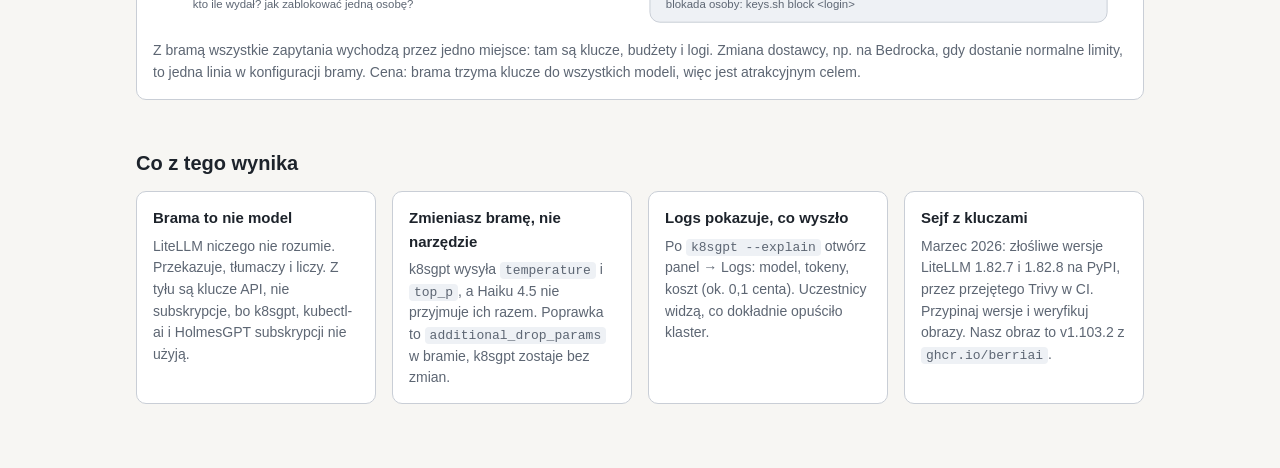
<file: docs/02-litellm/architektura.html>
<!doctype html>
<html lang="pl">
<head>
<meta charset="utf-8">
<meta name="viewport" content="width=device-width, initial-scale=1">
<title>LiteLLM — architektura</title>
<style>
  :root {
    --bg: #f7f6f3; --fg: #1d232b; --muted: #5d6673; --card: #ffffff; --border: #c9ced6;
    --zone: #eef1f5; --accent: #c4501a; --accent-soft: #fbe9df; --ok: #2f6f4f;
  }
  @media (prefers-color-scheme: dark) {
    :root:not([data-theme="light"]) {
      --bg: #14171c; --fg: #e6e8eb; --muted: #9aa3ad; --card: #1d2229; --border: #3a424d;
      --zone: #191d23; --accent: #ff8f57; --accent-soft: #3a2418; --ok: #7cc4a0;
    }
  }
  :root[data-theme="dark"] {
    --bg: #14171c; --fg: #e6e8eb; --muted: #9aa3ad; --card: #1d2229; --border: #3a424d;
    --zone: #191d23; --accent: #ff8f57; --accent-soft: #3a2418; --ok: #7cc4a0;
  }
  * { box-sizing: border-box; }
  body { margin: 0; background: var(--bg); color: var(--fg);
         font: 16px/1.55 -apple-system, BlinkMacSystemFont, "Segoe UI", Roboto, "Helvetica Neue", Arial, sans-serif; }
  main { max-width: 1040px; margin: 0 auto; padding: 32px 16px 64px; }
  nav { font-size: 14px; color: var(--muted); margin-bottom: 24px; }
  nav a { color: var(--muted); }
  h1 { font-size: 30px; margin: 0 0 6px; letter-spacing: -0.01em; }
  .lead { color: var(--muted); margin: 0 0 32px; max-width: 760px; }
  h2 { font-size: 20px; margin: 48px 0 12px; }
  figure { margin: 0; background: var(--card); border: 1px solid var(--border); border-radius: 10px; padding: 16px; }
  figure svg { width: 100%; height: auto; display: block; color: var(--fg); }
  figcaption { color: var(--muted); font-size: 14px; margin-top: 10px; }
  ol.steps { padding-left: 0; list-style: none; counter-reset: s; }
  ol.steps li { counter-increment: s; position: relative; padding-left: 40px; margin: 10px 0; }
  ol.steps li::before { content: counter(s); position: absolute; left: 0; top: 1px; width: 26px; height: 26px;
        border-radius: 50%; background: var(--fg); color: var(--bg); font-size: 13px; font-weight: 600;
        display: flex; align-items: center; justify-content: center; }
  ol.steps li.ai::before { background: var(--accent); color: #fff; }
  .grid { display: grid; grid-template-columns: repeat(auto-fit, minmax(200px, 1fr)); gap: 16px; }
  .card { background: var(--card); border: 1px solid var(--border); border-radius: 10px; padding: 14px 16px; }
  .card h3 { font-size: 15px; margin: 0 0 6px; }
  .card p { margin: 0; color: var(--muted); font-size: 14px; }
  code { font: 13px/1.4 ui-monospace, SFMono-Regular, Menlo, monospace; background: var(--zone); padding: 1px 5px; border-radius: 4px; }
  .legend { display: flex; flex-wrap: wrap; gap: 18px; font-size: 13px; color: var(--muted); margin-top: 10px; }
  .legend span::before { content: ""; display: inline-block; width: 22px; height: 0; border-top: 2px solid var(--fg); vertical-align: middle; margin-right: 6px; }
  .legend span.ai::before { border-top-color: var(--accent); }
  .legend span.zone::before { border-top: 2px dashed var(--accent); }
  /* SVG */
  .zone { fill: var(--zone); stroke: var(--border); }
  .box { fill: var(--card); stroke: var(--border); stroke-width: 1.2; }
  .box-ai { fill: var(--accent-soft); stroke: var(--accent); stroke-width: 1.2; }
  .t { fill: var(--fg); font-size: 13px; }
  .tb { fill: var(--fg); font-size: 13px; font-weight: 600; }
  .ts { fill: var(--muted); font-size: 11.5px; }
  .tz { fill: var(--muted); font-size: 12px; font-weight: 600; letter-spacing: 0.06em; text-transform: uppercase; }
  .ta { fill: var(--accent); font-size: 12px; font-weight: 600; }
  .ln { stroke: var(--fg); stroke-width: 1.6; fill: none; }
  .ln-ai { stroke: var(--accent); stroke-width: 1.8; fill: none; }
  .ln-b { stroke: var(--accent); stroke-width: 1.5; stroke-dasharray: 6 5; fill: none; }
  .mk { fill: var(--fg); } .mk-a { fill: var(--accent); }
  .num { fill: var(--fg); } .num-a { fill: var(--accent); }
  .numt { fill: var(--bg); font-size: 11px; font-weight: 700; }
  .numt-a { fill: #fff; font-size: 11px; font-weight: 700; }
</style>
</head>
<body>
<main>
  <nav><a href="litellm.md">← litellm.md (opis)</a> · <a href="../03-k8sgpt/architektura.html">k8sgpt — architektura</a> · <a href="../04-robusta/architektura.html">Robusta — architektura</a></nav>
  <h1>LiteLLM: jedno wejście do modeli, klucz dostawcy w jednym miejscu</h1>
  <p class="lead">LiteLLM to brama, nie model. Narzędzia znają tylko adres bramy i swój klucz wirtualny. Brama sprawdza klucz i budżet, tłumaczy zapytanie na API dostawcy, dokłada prawdziwy klucz Anthropic i zapisuje koszt. Dostawcę zmienia się w konfiguracji bramy, nie w narzędziach.</p>

  <h2>Jak przechodzi jedno zapytanie (nasze szkolenie)</h2>
  <figure>
    <svg viewBox="0 0 980 450" role="img" aria-label="Narzędzia: k8sgpt, kubectl-ai, HolmesGPT, agent i Claude Code wysyłają zapytania z kluczem wirtualnym do LiteLLM w namespace ai. Brama sprawdza klucz i budżet, tłumaczy zapytanie, dokłada klucz Anthropic z Secretu i wysyła je do Anthropic API; koszt zapisuje w Postgresie. Inni dostawcy są możliwi, ale nieużywani.">
      <defs>
        <marker id="la" viewBox="0 0 10 10" refX="9" refY="5" markerWidth="7" markerHeight="7" orient="auto-start-reverse"><path class="mk" d="M0,0 L10,5 L0,10 z"/></marker>
        <marker id="laa" viewBox="0 0 10 10" refX="9" refY="5" markerWidth="7" markerHeight="7" orient="auto-start-reverse"><path class="mk-a" d="M0,0 L10,5 L0,10 z"/></marker>
      </defs>

      <!-- Tools -->
      <rect class="zone" x="20" y="30" width="250" height="400" rx="10"/>
      <text class="tz" x="36" y="54">Narzędzia</text>
      <rect class="box" x="36" y="70" width="218" height="50" rx="6"/>
      <text class="tb" x="145" y="91" text-anchor="middle">k8sgpt</text>
      <text class="ts" x="145" y="108" text-anchor="middle">Haiku 4.5 · format OpenAI</text>
      <rect class="box" x="36" y="134" width="218" height="50" rx="6"/>
      <text class="tb" x="145" y="155" text-anchor="middle">kubectl-ai</text>
      <text class="ts" x="145" y="172" text-anchor="middle">Haiku 4.5 · format OpenAI</text>
      <rect class="box" x="36" y="198" width="218" height="50" rx="6"/>
      <text class="tb" x="145" y="219" text-anchor="middle">HolmesGPT</text>
      <text class="ts" x="145" y="236" text-anchor="middle">Sonnet 5.5 · biblioteka LiteLLM</text>
      <rect class="box" x="36" y="262" width="218" height="50" rx="6"/>
      <text class="tb" x="145" y="283" text-anchor="middle">agent z dnia 3</text>
      <text class="ts" x="145" y="300" text-anchor="middle">Sonnet 5.5 · SDK OpenAI / Anthropic</text>
      <rect class="box" x="36" y="326" width="218" height="50" rx="6" stroke-dasharray="4 3"/>
      <text class="tb" x="145" y="347" text-anchor="middle">Claude Code (plan B)</text>
      <text class="ts" x="145" y="364" text-anchor="middle">format Anthropic · /v1/messages</text>
      <text class="ts" x="36" y="402">laptop lub klaster; każde zna tylko</text>
      <text class="ts" x="36" y="418">adres bramy i klucz wirtualny (sk-…)</text>

      <!-- bus -->
      <path class="ln-ai" d="M254,95 L290,95 M254,159 L290,159 M254,287 L290,287 M254,351 L290,351 M290,95 L290,351"/>
      <line class="ln-ai" x1="254" y1="223" x2="354" y2="223" marker-end="url(#laa)"/>
      <circle class="num-a" cx="318" cy="208" r="9"/><text class="numt-a" x="318" y="212" text-anchor="middle">1</text>

      <!-- Cluster -->
      <rect class="zone" x="340" y="30" width="360" height="400" rx="10"/>
      <text class="tz" x="356" y="54">Klaster EKS · namespace ai</text>
      <rect class="box-ai" x="356" y="64" width="328" height="236" rx="8"/>
      <text class="tb" x="520" y="88" text-anchor="middle">LiteLLM proxy</text>
      <text class="ts" x="520" y="105" text-anchor="middle">v1.103.2 · API OpenAI i Anthropic</text>

      <rect class="box" x="372" y="120" width="296" height="48" rx="6"/>
      <circle class="num" cx="392" cy="144" r="9"/><text class="numt" x="392" y="148" text-anchor="middle">2</text>
      <text class="tb" x="412" y="141">klucz wirtualny + budżet</text>
      <text class="ts" x="412" y="158">5 USD · 7 dni · 30 zapytań/min</text>
      <rect class="box" x="372" y="178" width="296" height="48" rx="6"/>
      <circle class="num" cx="392" cy="202" r="9"/><text class="numt" x="392" y="206" text-anchor="middle">3</text>
      <text class="tb" x="412" y="199">alias modelu + tłumaczenie API</text>
      <text class="ts" x="412" y="216">OpenAI → Anthropic · drop params</text>
      <rect class="box" x="372" y="236" width="296" height="48" rx="6"/>
      <circle class="num" cx="392" cy="260" r="9"/><text class="numt" x="392" y="264" text-anchor="middle">6</text>
      <text class="tb" x="412" y="257">zapis zapytania</text>
      <text class="ts" x="412" y="274">kto · model · tokeny · USD</text>

      <rect class="box" x="356" y="340" width="100" height="50" rx="6"/>
      <text class="tb" x="406" y="361" text-anchor="middle">Secret</text>
      <text class="ts" x="406" y="378" text-anchor="middle">klucz Anthropic</text>
      <rect class="box" x="470" y="340" width="100" height="50" rx="6"/>
      <text class="tb" x="520" y="361" text-anchor="middle">ConfigMap</text>
      <text class="ts" x="520" y="378" text-anchor="middle">modele + ceny</text>
      <rect class="box" x="584" y="340" width="100" height="50" rx="6"/>
      <text class="tb" x="634" y="361" text-anchor="middle">Postgres</text>
      <text class="ts" x="634" y="378" text-anchor="middle">klucze, wydatki</text>
      <line class="ln" x1="406" y1="340" x2="406" y2="302" marker-end="url(#la)"/>
      <line class="ln" x1="520" y1="340" x2="520" y2="302" marker-end="url(#la)"/>
      <line class="ln" x1="634" y1="300" x2="634" y2="338" marker-end="url(#la)"/>
      <text class="ts" x="356" y="414">klucz Anthropic jest tylko tutaj</text>

      <!-- Boundary + providers -->
      <line class="ln-b" x1="722" y1="30" x2="722" y2="430"/>
      <text class="ta" x="732" y="54">dane opuszczają</text>
      <text class="ta" x="732" y="70">naszą infrastrukturę</text>

      <rect class="box-ai" x="748" y="150" width="212" height="56" rx="6"/>
      <text class="tb" x="854" y="174" text-anchor="middle">Anthropic API</text>
      <text class="ts" x="854" y="192" text-anchor="middle">jedyny dostawca u nas</text>
      <line class="ln-ai" x1="684" y1="166" x2="746" y2="166" marker-end="url(#laa)"/>
      <circle class="num-a" cx="700" cy="152" r="9"/><text class="numt-a" x="700" y="156" text-anchor="middle">4</text>
      <line class="ln-ai" x1="746" y1="192" x2="686" y2="192" marker-end="url(#laa)"/>
      <circle class="num-a" cx="700" cy="208" r="9"/><text class="numt-a" x="700" y="212" text-anchor="middle">5</text>

      <g opacity="0.5">
        <rect class="box" x="748" y="244" width="212" height="56" rx="6" stroke-dasharray="4 3"/>
        <text class="tb" x="854" y="268" text-anchor="middle">Bedrock · Azure · Vertex…</text>
        <text class="ts" x="854" y="286" text-anchor="middle">nieużywane · zmiana w configu</text>
        <line class="ln" x1="684" y1="272" x2="746" y2="272" stroke-dasharray="3 4" marker-end="url(#la)"/>
      </g>
    </svg>
    <figcaption>Pomarańczowa ścieżka (1, 4, 5) to samo zapytanie do modelu. Szare kroki (2, 3, 6) to zwykła logika bramy, bez AI. Przerywana linia: tu zapytanie wychodzi do Anthropic. Odpowiedź wraca do narzędzia tą samą drogą co krok 1.</figcaption>
    <div class="legend"><span>logika bramy, bez AI</span><span class="ai">zapytanie do modelu</span><span class="zone">granica danych</span></div>
  </figure>

  <ol class="steps">
    <li class="ai"><b>Zapytanie.</b> Narzędzie wysyła zapytanie na adres bramy: <code>https://llm.aiops.marniok.dev</code> z laptopa (tylko z listy IP) albo <code>http://litellm.ai:4000</code> z klastra. k8sgpt i kubectl-ai mówią formatem OpenAI (<code>/v1/chat/completions</code>), Claude Code formatem Anthropic (<code>/v1/messages</code>).</li>
    <li><b>Klucz i budżet.</b> Brama sprawdza klucz wirtualny: budżet (uczestnik 5 USD), ważność 7 dni, limit 30 zapytań na minutę. Klucz jednej osoby blokujesz bez ruszania pozostałych: <code>keys.sh block &lt;login&gt;</code>.</li>
    <li><b>Tłumaczenie.</b> Alias <code>claude-haiku-4-5</code> albo <code>claude-sonnet-5-5</code> wskazuje model u dostawcy. Zapytanie OpenAI zamienia się w zapytanie Anthropic. <code>additional_drop_params</code> wycina <code>temperature</code> i <code>top_p</code>: Haiku 4.5 nie przyjmuje ich razem, a Sonnet 5.5 odrzuca każde niestandardowe.</li>
    <li class="ai"><b>Do dostawcy.</b> Dopiero tu brama dokłada prawdziwy klucz Anthropic z Secretu <code>ai/litellm</code>. Narzędzia i uczestnicy nigdy go nie widzą.</li>
    <li class="ai"><b>Odpowiedź.</b> Wraca przez bramę do narzędzia, przetłumaczona z powrotem na format, którym narzędzie pytało.</li>
    <li><b>Zapis kosztu.</b> Do Postgresa trafia kto, jaki model, ile tokenów i ile dolarów. Ceny są wpisane ręcznie w ConfigMapie, więc budżety działają, nawet gdy LiteLLM nie zna modelu. Widać to w panelu (<code>/ui</code> → Logs, Usage) i w <code>keys.sh spend</code>.</li>
  </ol>

  <h2>Bez bramy i z bramą</h2>
  <figure>
    <svg viewBox="0 0 980 300" role="img" aria-label="Bez bramy każde narzędzie ma własny klucz do innego dostawcy i nie widać, kto ile wydał. Z bramą wszystkie narzędzia idą z kluczami wirtualnymi do LiteLLM, a jedyny klucz dostawcy leży w Secrecie w klastrze.">
      <defs>
        <marker id="lb" viewBox="0 0 10 10" refX="9" refY="5" markerWidth="7" markerHeight="7" orient="auto-start-reverse"><path class="mk" d="M0,0 L10,5 L0,10 z"/></marker>
        <marker id="lba" viewBox="0 0 10 10" refX="9" refY="5" markerWidth="7" markerHeight="7" orient="auto-start-reverse"><path class="mk-a" d="M0,0 L10,5 L0,10 z"/></marker>
      </defs>

      <!-- Without gateway -->
      <text class="tz" x="20" y="28">Bez bramy</text>
      <rect class="box" x="40" y="60" width="130" height="40" rx="6"/><text class="tb" x="105" y="85" text-anchor="middle">k8sgpt</text>
      <rect class="box" x="40" y="120" width="130" height="40" rx="6"/><text class="tb" x="105" y="145" text-anchor="middle">agent</text>
      <rect class="box" x="40" y="180" width="130" height="40" rx="6"/><text class="tb" x="105" y="205" text-anchor="middle">HolmesGPT</text>
      <rect class="box-ai" x="330" y="60" width="130" height="40" rx="6"/><text class="tb" x="395" y="85" text-anchor="middle">OpenAI</text>
      <rect class="box-ai" x="330" y="120" width="130" height="40" rx="6"/><text class="tb" x="395" y="145" text-anchor="middle">Anthropic</text>
      <rect class="box-ai" x="330" y="180" width="130" height="40" rx="6"/><text class="tb" x="395" y="205" text-anchor="middle">Bedrock</text>
      <line class="ln-ai" x1="170" y1="80" x2="328" y2="80" marker-end="url(#lba)"/><text class="ts" x="200" y="73">klucz A</text>
      <line class="ln-ai" x1="170" y1="140" x2="328" y2="140" marker-end="url(#lba)"/><text class="ts" x="200" y="133">klucz B</text>
      <line class="ln-ai" x1="170" y1="200" x2="328" y2="200" marker-end="url(#lba)"/><text class="ts" x="200" y="193">klucz C</text>
      <line class="ln-b" x1="300" y1="44" x2="300" y2="234"/>
      <text class="ts" x="40" y="260">klucze dostawców w każdym narzędziu</text>
      <text class="ts" x="40" y="278">kto ile wydał? jak zablokować jedną osobę?</text>

      <!-- With gateway -->
      <rect class="zone" x="500" y="10" width="460" height="282" rx="10"/>
      <text class="tz" x="516" y="28">Z bramą (u nas)</text>
      <rect class="box" x="516" y="60" width="110" height="40" rx="6"/><text class="tb" x="571" y="85" text-anchor="middle">k8sgpt</text>
      <rect class="box" x="516" y="120" width="110" height="40" rx="6"/><text class="tb" x="571" y="145" text-anchor="middle">agent</text>
      <rect class="box" x="516" y="180" width="110" height="40" rx="6"/><text class="tb" x="571" y="205" text-anchor="middle">HolmesGPT</text>
      <rect class="box-ai" x="660" y="60" width="136" height="160" rx="6"/>
      <text class="tb" x="728" y="118" text-anchor="middle">LiteLLM</text>
      <text class="ts" x="728" y="138" text-anchor="middle">klucz per osoba</text>
      <text class="ts" x="728" y="154" text-anchor="middle">budżet · logi</text>
      <text class="ts" x="728" y="170" text-anchor="middle">klucz dostawcy</text>
      <line class="ln-ai" x1="626" y1="80" x2="658" y2="80" marker-end="url(#lba)"/>
      <line class="ln-ai" x1="626" y1="140" x2="658" y2="140" marker-end="url(#lba)"/>
      <line class="ln-ai" x1="626" y1="200" x2="658" y2="200" marker-end="url(#lba)"/>
      <line class="ln-b" x1="815" y1="44" x2="815" y2="234"/>
      <rect class="box-ai" x="836" y="120" width="116" height="40" rx="6"/><text class="tb" x="894" y="145" text-anchor="middle">Anthropic</text>
      <line class="ln-ai" x1="796" y1="140" x2="834" y2="140" marker-end="url(#lba)"/>
      <text class="ts" x="516" y="260">klucz Anthropic tylko w Secrecie ai/litellm</text>
      <text class="ts" x="516" y="278">blokada osoby: keys.sh block &lt;login&gt;</text>
    </svg>
    <figcaption>Z bramą wszystkie zapytania wychodzą przez jedno miejsce: tam są klucze, budżety i logi. Zmiana dostawcy, np. na Bedrocka, gdy dostanie normalne limity, to jedna linia w konfiguracji bramy. Cena: brama trzyma klucze do wszystkich modeli, więc jest atrakcyjnym celem.</figcaption>
  </figure>

  <h2>Co z tego wynika</h2>
  <div class="grid">
    <div class="card"><h3>Brama to nie model</h3><p>LiteLLM niczego nie rozumie. Przekazuje, tłumaczy i liczy. Z tyłu są klucze API, nie subskrypcje, bo k8sgpt, kubectl-ai i HolmesGPT subskrypcji nie użyją.</p></div>
    <div class="card"><h3>Zmieniasz bramę, nie narzędzie</h3><p>k8sgpt wysyła <code>temperature</code> i <code>top_p</code>, a Haiku 4.5 nie przyjmuje ich razem. Poprawka to <code>additional_drop_params</code> w bramie, k8sgpt zostaje bez zmian.</p></div>
    <div class="card"><h3>Logs pokazuje, co wyszło</h3><p>Po <code>k8sgpt --explain</code> otwórz panel → Logs: model, tokeny, koszt (ok. 0,1 centa). Uczestnicy widzą, co dokładnie opuściło klaster.</p></div>
    <div class="card"><h3>Sejf z kluczami</h3><p>Marzec 2026: złośliwe wersje LiteLLM 1.82.7 i 1.82.8 na PyPI, przez przejętego Trivy w CI. Przypinaj wersje i weryfikuj obrazy. Nasz obraz to v1.103.2 z <code>ghcr.io/berriai</code>.</p></div>
  </div>
</main>
</body>
</html>
</file>
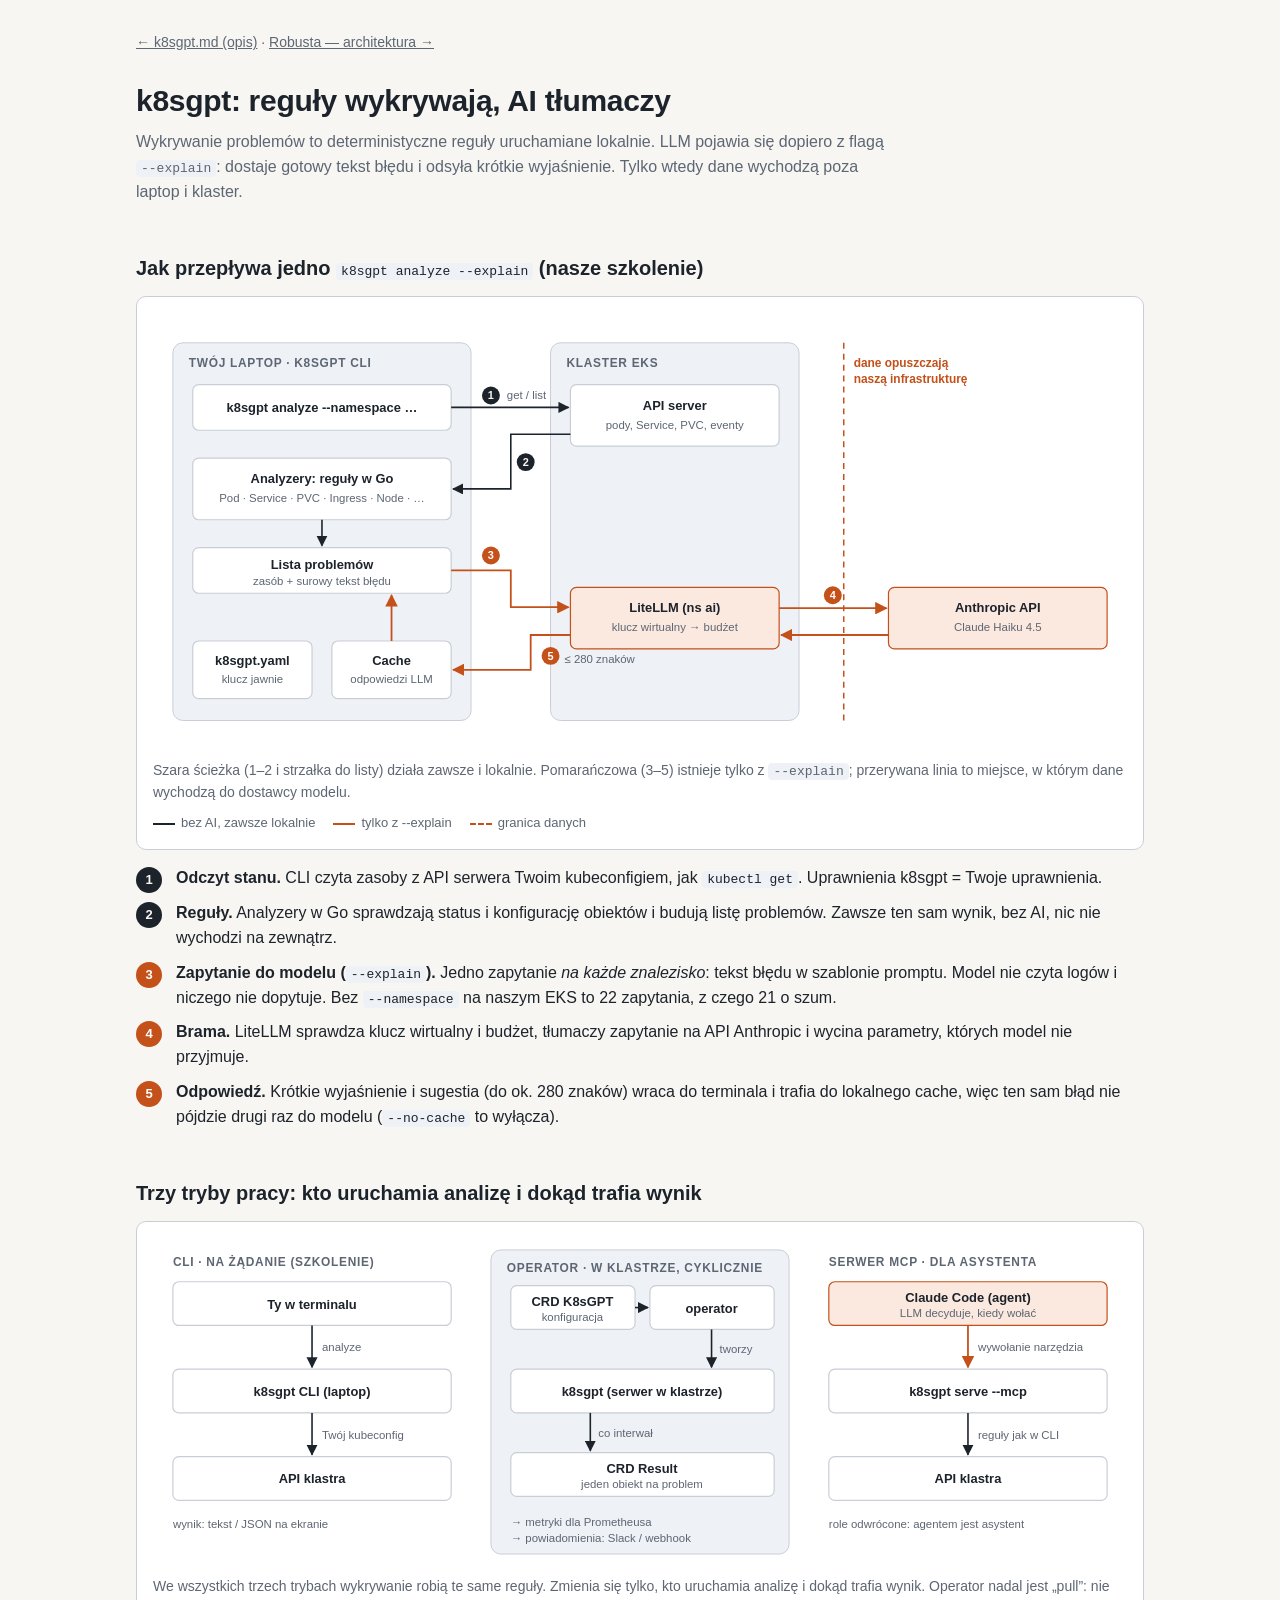
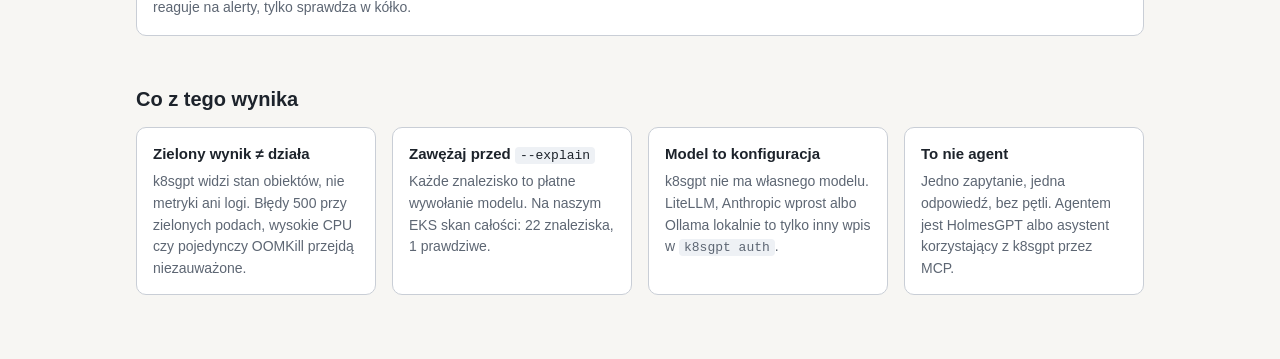
<file: docs/03-k8sgpt/architektura.html>
<!doctype html>
<html lang="pl">
<head>
<meta charset="utf-8">
<meta name="viewport" content="width=device-width, initial-scale=1">
<title>k8sgpt — architektura</title>
<style>
  :root {
    --bg: #f7f6f3; --fg: #1d232b; --muted: #5d6673; --card: #ffffff; --border: #c9ced6;
    --zone: #eef1f5; --accent: #c4501a; --accent-soft: #fbe9df; --ok: #2f6f4f;
  }
  @media (prefers-color-scheme: dark) {
    :root:not([data-theme="light"]) {
      --bg: #14171c; --fg: #e6e8eb; --muted: #9aa3ad; --card: #1d2229; --border: #3a424d;
      --zone: #191d23; --accent: #ff8f57; --accent-soft: #3a2418; --ok: #7cc4a0;
    }
  }
  :root[data-theme="dark"] {
    --bg: #14171c; --fg: #e6e8eb; --muted: #9aa3ad; --card: #1d2229; --border: #3a424d;
    --zone: #191d23; --accent: #ff8f57; --accent-soft: #3a2418; --ok: #7cc4a0;
  }
  * { box-sizing: border-box; }
  body { margin: 0; background: var(--bg); color: var(--fg);
         font: 16px/1.55 -apple-system, BlinkMacSystemFont, "Segoe UI", Roboto, "Helvetica Neue", Arial, sans-serif; }
  main { max-width: 1040px; margin: 0 auto; padding: 32px 16px 64px; }
  nav { font-size: 14px; color: var(--muted); margin-bottom: 24px; }
  nav a { color: var(--muted); }
  h1 { font-size: 30px; margin: 0 0 6px; letter-spacing: -0.01em; }
  .lead { color: var(--muted); margin: 0 0 32px; max-width: 760px; }
  h2 { font-size: 20px; margin: 48px 0 12px; }
  figure { margin: 0; background: var(--card); border: 1px solid var(--border); border-radius: 10px; padding: 16px; }
  figure svg { width: 100%; height: auto; display: block; color: var(--fg); }
  figcaption { color: var(--muted); font-size: 14px; margin-top: 10px; }
  ol.steps { padding-left: 0; list-style: none; counter-reset: s; }
  ol.steps li { counter-increment: s; position: relative; padding-left: 40px; margin: 10px 0; }
  ol.steps li::before { content: counter(s); position: absolute; left: 0; top: 1px; width: 26px; height: 26px;
        border-radius: 50%; background: var(--fg); color: var(--bg); font-size: 13px; font-weight: 600;
        display: flex; align-items: center; justify-content: center; }
  ol.steps li.ai::before { background: var(--accent); color: #fff; }
  .grid { display: grid; grid-template-columns: repeat(auto-fit, minmax(200px, 1fr)); gap: 16px; }
  .card { background: var(--card); border: 1px solid var(--border); border-radius: 10px; padding: 14px 16px; }
  .card h3 { font-size: 15px; margin: 0 0 6px; }
  .card p { margin: 0; color: var(--muted); font-size: 14px; }
  code { font: 13px/1.4 ui-monospace, SFMono-Regular, Menlo, monospace; background: var(--zone); padding: 1px 5px; border-radius: 4px; }
  .legend { display: flex; flex-wrap: wrap; gap: 18px; font-size: 13px; color: var(--muted); margin-top: 10px; }
  .legend span::before { content: ""; display: inline-block; width: 22px; height: 0; border-top: 2px solid var(--fg); vertical-align: middle; margin-right: 6px; }
  .legend span.ai::before { border-top-color: var(--accent); }
  .legend span.zone::before { border-top: 2px dashed var(--accent); }
  /* SVG */
  .zone { fill: var(--zone); stroke: var(--border); }
  .box { fill: var(--card); stroke: var(--border); stroke-width: 1.2; }
  .box-ai { fill: var(--accent-soft); stroke: var(--accent); stroke-width: 1.2; }
  .t { fill: var(--fg); font-size: 13px; }
  .tb { fill: var(--fg); font-size: 13px; font-weight: 600; }
  .ts { fill: var(--muted); font-size: 11.5px; }
  .tz { fill: var(--muted); font-size: 12px; font-weight: 600; letter-spacing: 0.06em; text-transform: uppercase; }
  .ta { fill: var(--accent); font-size: 12px; font-weight: 600; }
  .ln { stroke: var(--fg); stroke-width: 1.6; fill: none; }
  .ln-ai { stroke: var(--accent); stroke-width: 1.8; fill: none; }
  .ln-b { stroke: var(--accent); stroke-width: 1.5; stroke-dasharray: 6 5; fill: none; }
  .mk { fill: var(--fg); } .mk-a { fill: var(--accent); }
  .num { fill: var(--fg); } .num-a { fill: var(--accent); }
  .numt { fill: var(--bg); font-size: 11px; font-weight: 700; }
  .numt-a { fill: #fff; font-size: 11px; font-weight: 700; }
</style>
</head>
<body>
<main>
  <nav><a href="k8sgpt.md">← k8sgpt.md (opis)</a> · <a href="../04-robusta/architektura.html">Robusta — architektura →</a></nav>
  <h1>k8sgpt: reguły wykrywają, AI tłumaczy</h1>
  <p class="lead">Wykrywanie problemów to deterministyczne reguły uruchamiane lokalnie. LLM pojawia się dopiero z flagą <code>--explain</code>: dostaje gotowy tekst błędu i odsyła krótkie wyjaśnienie. Tylko wtedy dane wychodzą poza laptop i klaster.</p>

  <h2>Jak przepływa jedno <code>k8sgpt analyze --explain</code> (nasze szkolenie)</h2>
  <figure>
    <svg viewBox="0 0 980 440" role="img" aria-label="k8sgpt CLI na laptopie czyta stan obiektów z API klastra, analyzery w Go znajdują problemy lokalnie; tylko z flagą explain każde znalezisko idzie przez LiteLLM w klastrze do Anthropic API, a krótkie wyjaśnienie wraca do cache i terminala.">
      <defs>
        <marker id="a" viewBox="0 0 10 10" refX="9" refY="5" markerWidth="7" markerHeight="7" orient="auto-start-reverse"><path class="mk" d="M0,0 L10,5 L0,10 z"/></marker>
        <marker id="aa" viewBox="0 0 10 10" refX="9" refY="5" markerWidth="7" markerHeight="7" orient="auto-start-reverse"><path class="mk-a" d="M0,0 L10,5 L0,10 z"/></marker>
      </defs>

      <!-- Laptop -->
      <rect class="zone" x="20" y="30" width="300" height="380" rx="10"/>
      <text class="tz" x="36" y="54">Twój laptop · k8sgpt CLI</text>
      <rect class="box" x="40" y="72" width="260" height="46" rx="6"/>
      <text class="tb" x="170" y="100" text-anchor="middle">k8sgpt analyze --namespace …</text>
      <rect class="box" x="40" y="146" width="260" height="62" rx="6"/>
      <text class="tb" x="170" y="171" text-anchor="middle">Analyzery: reguły w Go</text>
      <text class="ts" x="170" y="190" text-anchor="middle">Pod · Service · PVC · Ingress · Node · …</text>
      <rect class="box" x="40" y="236" width="260" height="46" rx="6"/>
      <text class="tb" x="170" y="258" text-anchor="middle">Lista problemów</text>
      <text class="ts" x="170" y="274" text-anchor="middle">zasób + surowy tekst błędu</text>
      <rect class="box" x="40" y="330" width="120" height="58" rx="6"/>
      <text class="tb" x="100" y="354" text-anchor="middle">k8sgpt.yaml</text>
      <text class="ts" x="100" y="372" text-anchor="middle">klucz jawnie</text>
      <rect class="box" x="180" y="330" width="120" height="58" rx="6"/>
      <text class="tb" x="240" y="354" text-anchor="middle">Cache</text>
      <text class="ts" x="240" y="372" text-anchor="middle">odpowiedzi LLM</text>
      <line class="ln" x1="170" y1="208" x2="170" y2="234" marker-end="url(#a)"/>

      <!-- Cluster -->
      <rect class="zone" x="400" y="30" width="250" height="380" rx="10"/>
      <text class="tz" x="416" y="54">Klaster EKS</text>
      <rect class="box" x="420" y="72" width="210" height="62" rx="6"/>
      <text class="tb" x="525" y="98" text-anchor="middle">API server</text>
      <text class="ts" x="525" y="117" text-anchor="middle">pody, Service, PVC, eventy</text>
      <rect class="box-ai" x="420" y="276" width="210" height="62" rx="6"/>
      <text class="tb" x="525" y="301" text-anchor="middle">LiteLLM (ns ai)</text>
      <text class="ts" x="525" y="320" text-anchor="middle">klucz wirtualny → budżet</text>

      <!-- Boundary + provider -->
      <line class="ln-b" x1="695" y1="30" x2="695" y2="410"/>
      <text class="ta" x="705" y="54">dane opuszczają</text>
      <text class="ta" x="705" y="70">naszą infrastrukturę</text>
      <rect class="box-ai" x="740" y="276" width="220" height="62" rx="6"/>
      <text class="tb" x="850" y="301" text-anchor="middle">Anthropic API</text>
      <text class="ts" x="850" y="320" text-anchor="middle">Claude Haiku 4.5</text>

      <!-- 1: read cluster -->
      <line class="ln" x1="300" y1="95" x2="418" y2="95" marker-end="url(#a)"/>
      <circle class="num" cx="340" cy="83" r="9"/><text class="numt" x="340" y="87" text-anchor="middle">1</text>
      <text class="ts" x="356" y="87">get / list</text>
      <!-- 2: state back to analyzers -->
      <path class="ln" d="M420,122 L360,122 L360,177 L302,177" marker-end="url(#a)"/>
      <circle class="num" cx="375" cy="150" r="9"/><text class="numt" x="375" y="154" text-anchor="middle">2</text>
      <!-- 3: explain request -->
      <path class="ln-ai" d="M300,259 L360,259 L360,296 L418,296" marker-end="url(#aa)"/>
      <circle class="num-a" cx="340" cy="244" r="9"/><text class="numt-a" x="340" y="248" text-anchor="middle">3</text>
      <!-- 4: to provider -->
      <line class="ln-ai" x1="630" y1="297" x2="738" y2="297" marker-end="url(#aa)"/>
      <circle class="num-a" cx="684" cy="284" r="9"/><text class="numt-a" x="684" y="288" text-anchor="middle">4</text>
      <!-- 5: answer back -->
      <line class="ln-ai" x1="740" y1="324" x2="632" y2="324" marker-end="url(#aa)"/>
      <path class="ln-ai" d="M420,324 L380,324 L380,359 L302,359" marker-end="url(#aa)"/>
      <circle class="num-a" cx="400" cy="345" r="9"/><text class="numt-a" x="400" y="349" text-anchor="middle">5</text>
      <text class="ts" x="414" y="352">≤ 280 znaków</text>
      <line class="ln-ai" x1="240" y1="330" x2="240" y2="284" marker-end="url(#aa)"/>
    </svg>
    <figcaption>Szara ścieżka (1–2 i strzałka do listy) działa zawsze i lokalnie. Pomarańczowa (3–5) istnieje tylko z <code>--explain</code>; przerywana linia to miejsce, w którym dane wychodzą do dostawcy modelu.</figcaption>
    <div class="legend"><span>bez AI, zawsze lokalnie</span><span class="ai">tylko z --explain</span><span class="zone">granica danych</span></div>
  </figure>

  <ol class="steps">
    <li><b>Odczyt stanu.</b> CLI czyta zasoby z API serwera Twoim kubeconfigiem, jak <code>kubectl get</code>. Uprawnienia k8sgpt = Twoje uprawnienia.</li>
    <li><b>Reguły.</b> Analyzery w Go sprawdzają status i konfigurację obiektów i budują listę problemów. Zawsze ten sam wynik, bez AI, nic nie wychodzi na zewnątrz.</li>
    <li class="ai"><b>Zapytanie do modelu (<code>--explain</code>).</b> Jedno zapytanie <em>na każde znalezisko</em>: tekst błędu w szablonie promptu. Model nie czyta logów i niczego nie dopytuje. Bez <code>--namespace</code> na naszym EKS to 22 zapytania, z czego 21 o szum.</li>
    <li class="ai"><b>Brama.</b> LiteLLM sprawdza klucz wirtualny i budżet, tłumaczy zapytanie na API Anthropic i wycina parametry, których model nie przyjmuje.</li>
    <li class="ai"><b>Odpowiedź.</b> Krótkie wyjaśnienie i sugestia (do ok. 280 znaków) wraca do terminala i trafia do lokalnego cache, więc ten sam błąd nie pójdzie drugi raz do modelu (<code>--no-cache</code> to wyłącza).</li>
  </ol>

  <h2>Trzy tryby pracy: kto uruchamia analizę i dokąd trafia wynik</h2>
  <figure>
    <svg viewBox="0 0 980 330" role="img" aria-label="Trzy tryby k8sgpt: CLI uruchamiane przez człowieka na żądanie; operator w klastrze, który cyklicznie zapisuje wyniki jako obiekty Result i wystawia metryki oraz powiadomienia; serwer MCP, przez który asystent AI wywołuje analizę jako narzędzie.">
      <defs>
        <marker id="b" viewBox="0 0 10 10" refX="9" refY="5" markerWidth="7" markerHeight="7" orient="auto-start-reverse"><path class="mk" d="M0,0 L10,5 L0,10 z"/></marker>
        <marker id="ba" viewBox="0 0 10 10" refX="9" refY="5" markerWidth="7" markerHeight="7" orient="auto-start-reverse"><path class="mk-a" d="M0,0 L10,5 L0,10 z"/></marker>
      </defs>
      <!-- CLI -->
      <text class="tz" x="20" y="28">CLI · na żądanie (szkolenie)</text>
      <rect class="box" x="20" y="44" width="280" height="44" rx="6"/><text class="tb" x="160" y="71" text-anchor="middle">Ty w terminalu</text>
      <rect class="box" x="20" y="132" width="280" height="44" rx="6"/><text class="tb" x="160" y="159" text-anchor="middle">k8sgpt CLI (laptop)</text>
      <rect class="box" x="20" y="220" width="280" height="44" rx="6"/><text class="tb" x="160" y="247" text-anchor="middle">API klastra</text>
      <line class="ln" x1="160" y1="88" x2="160" y2="130" marker-end="url(#b)"/><text class="ts" x="170" y="114">analyze</text>
      <line class="ln" x1="160" y1="176" x2="160" y2="218" marker-end="url(#b)"/><text class="ts" x="170" y="202">Twój kubeconfig</text>
      <text class="ts" x="20" y="292">wynik: tekst / JSON na ekranie</text>

      <!-- Operator -->
      <rect class="zone" x="340" y="12" width="300" height="306" rx="10"/>
      <text class="tz" x="356" y="34">Operator · w klastrze, cyklicznie</text>
      <rect class="box" x="360" y="48" width="125" height="44" rx="6"/><text class="tb" x="422" y="68" text-anchor="middle">CRD K8sGPT</text><text class="ts" x="422" y="84" text-anchor="middle">konfiguracja</text>
      <rect class="box" x="500" y="48" width="125" height="44" rx="6"/><text class="tb" x="562" y="75" text-anchor="middle">operator</text>
      <rect class="box" x="360" y="132" width="265" height="44" rx="6"/><text class="tb" x="492" y="159" text-anchor="middle">k8sgpt (serwer w klastrze)</text>
      <rect class="box" x="360" y="216" width="265" height="44" rx="6"/><text class="tb" x="492" y="236" text-anchor="middle">CRD Result</text><text class="ts" x="492" y="252" text-anchor="middle">jeden obiekt na problem</text>
      <line class="ln" x1="485" y1="70" x2="498" y2="70" marker-end="url(#b)"/>
      <line class="ln" x1="562" y1="92" x2="562" y2="130" marker-end="url(#b)"/><text class="ts" x="570" y="116">tworzy</text>
      <line class="ln" x1="440" y1="176" x2="440" y2="214" marker-end="url(#b)"/><text class="ts" x="448" y="200">co interwał</text>
      <text class="ts" x="360" y="290">→ metryki dla Prometheusa</text>
      <text class="ts" x="360" y="306">→ powiadomienia: Slack / webhook</text>

      <!-- MCP -->
      <text class="tz" x="680" y="28">Serwer MCP · dla asystenta</text>
      <rect class="box-ai" x="680" y="44" width="280" height="44" rx="6"/><text class="tb" x="820" y="64" text-anchor="middle">Claude Code (agent)</text><text class="ts" x="820" y="80" text-anchor="middle">LLM decyduje, kiedy wołać</text>
      <rect class="box" x="680" y="132" width="280" height="44" rx="6"/><text class="tb" x="820" y="159" text-anchor="middle">k8sgpt serve --mcp</text>
      <rect class="box" x="680" y="220" width="280" height="44" rx="6"/><text class="tb" x="820" y="247" text-anchor="middle">API klastra</text>
      <line class="ln-ai" x1="820" y1="88" x2="820" y2="130" marker-end="url(#ba)"/><text class="ts" x="830" y="114">wywołanie narzędzia</text>
      <line class="ln" x1="820" y1="176" x2="820" y2="218" marker-end="url(#b)"/><text class="ts" x="830" y="202">reguły jak w CLI</text>
      <text class="ts" x="680" y="292">role odwrócone: agentem jest asystent</text>
    </svg>
    <figcaption>We wszystkich trzech trybach wykrywanie robią te same reguły. Zmienia się tylko, kto uruchamia analizę i dokąd trafia wynik. Operator nadal jest „pull”: nie reaguje na alerty, tylko sprawdza w kółko.</figcaption>
  </figure>

  <h2>Co z tego wynika</h2>
  <div class="grid">
    <div class="card"><h3>Zielony wynik ≠ działa</h3><p>k8sgpt widzi stan obiektów, nie metryki ani logi. Błędy 500 przy zielonych podach, wysokie CPU czy pojedynczy OOMKill przejdą niezauważone.</p></div>
    <div class="card"><h3>Zawężaj przed <code>--explain</code></h3><p>Każde znalezisko to płatne wywołanie modelu. Na naszym EKS skan całości: 22 znaleziska, 1 prawdziwe.</p></div>
    <div class="card"><h3>Model to konfiguracja</h3><p>k8sgpt nie ma własnego modelu. LiteLLM, Anthropic wprost albo Ollama lokalnie to tylko inny wpis w <code>k8sgpt auth</code>.</p></div>
    <div class="card"><h3>To nie agent</h3><p>Jedno zapytanie, jedna odpowiedź, bez pętli. Agentem jest HolmesGPT albo asystent korzystający z k8sgpt przez MCP.</p></div>
  </div>
</main>
</body>
</html>
</file>
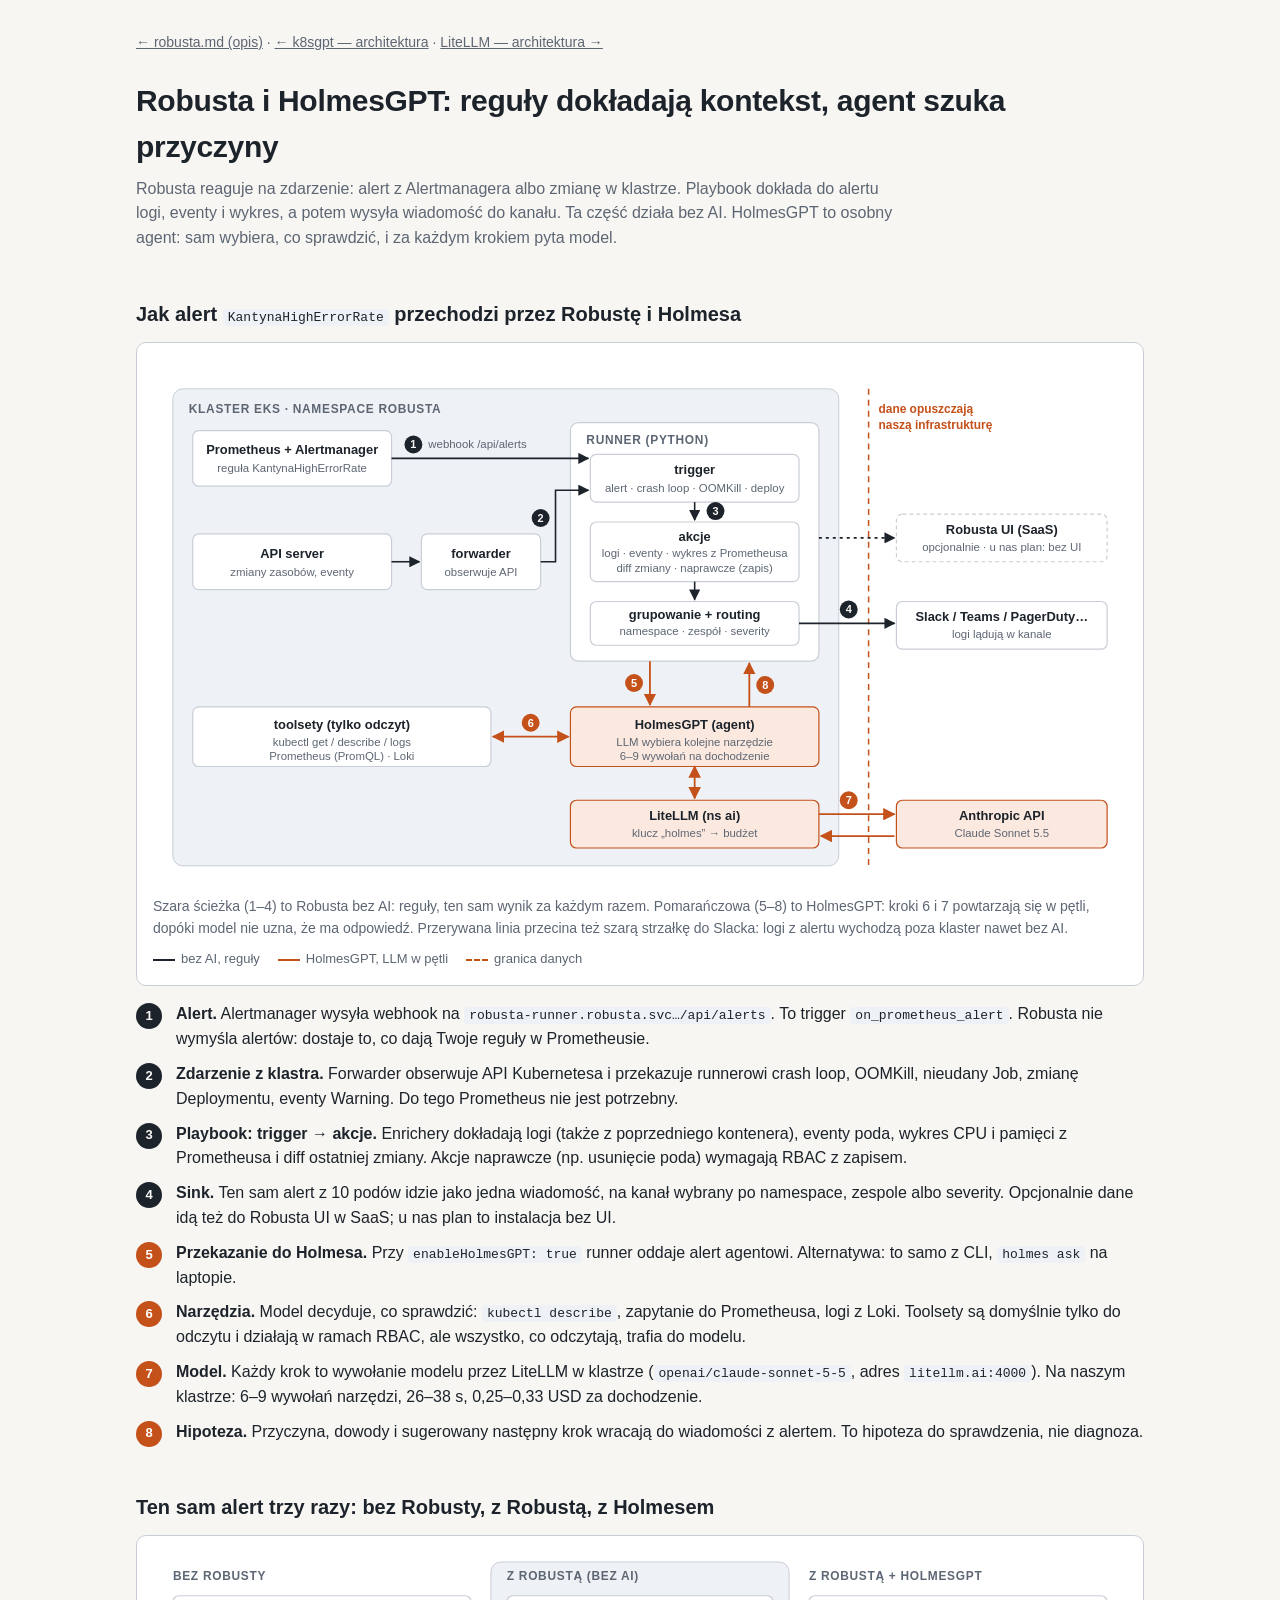
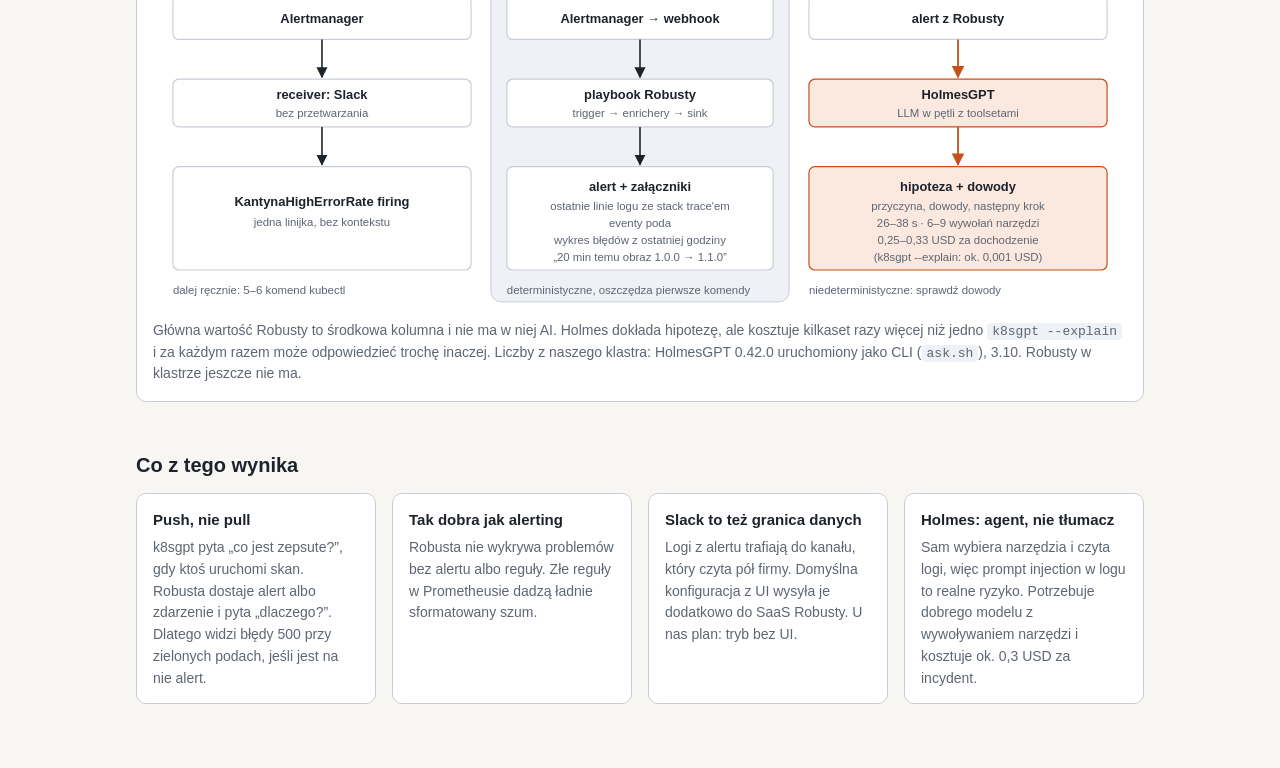
<file: docs/04-robusta/architektura.html>
<!doctype html>
<html lang="pl">
<head>
<meta charset="utf-8">
<meta name="viewport" content="width=device-width, initial-scale=1">
<title>Robusta — architektura</title>
<style>
  :root {
    --bg: #f7f6f3; --fg: #1d232b; --muted: #5d6673; --card: #ffffff; --border: #c9ced6;
    --zone: #eef1f5; --accent: #c4501a; --accent-soft: #fbe9df; --ok: #2f6f4f;
  }
  @media (prefers-color-scheme: dark) {
    :root:not([data-theme="light"]) {
      --bg: #14171c; --fg: #e6e8eb; --muted: #9aa3ad; --card: #1d2229; --border: #3a424d;
      --zone: #191d23; --accent: #ff8f57; --accent-soft: #3a2418; --ok: #7cc4a0;
    }
  }
  :root[data-theme="dark"] {
    --bg: #14171c; --fg: #e6e8eb; --muted: #9aa3ad; --card: #1d2229; --border: #3a424d;
    --zone: #191d23; --accent: #ff8f57; --accent-soft: #3a2418; --ok: #7cc4a0;
  }
  * { box-sizing: border-box; }
  body { margin: 0; background: var(--bg); color: var(--fg);
         font: 16px/1.55 -apple-system, BlinkMacSystemFont, "Segoe UI", Roboto, "Helvetica Neue", Arial, sans-serif; }
  main { max-width: 1040px; margin: 0 auto; padding: 32px 16px 64px; }
  nav { font-size: 14px; color: var(--muted); margin-bottom: 24px; }
  nav a { color: var(--muted); }
  h1 { font-size: 30px; margin: 0 0 6px; letter-spacing: -0.01em; }
  .lead { color: var(--muted); margin: 0 0 32px; max-width: 760px; }
  h2 { font-size: 20px; margin: 48px 0 12px; }
  figure { margin: 0; background: var(--card); border: 1px solid var(--border); border-radius: 10px; padding: 16px; }
  figure svg { width: 100%; height: auto; display: block; color: var(--fg); }
  figcaption { color: var(--muted); font-size: 14px; margin-top: 10px; }
  ol.steps { padding-left: 0; list-style: none; counter-reset: s; }
  ol.steps li { counter-increment: s; position: relative; padding-left: 40px; margin: 10px 0; }
  ol.steps li::before { content: counter(s); position: absolute; left: 0; top: 1px; width: 26px; height: 26px;
        border-radius: 50%; background: var(--fg); color: var(--bg); font-size: 13px; font-weight: 600;
        display: flex; align-items: center; justify-content: center; }
  ol.steps li.ai::before { background: var(--accent); color: #fff; }
  .grid { display: grid; grid-template-columns: repeat(auto-fit, minmax(200px, 1fr)); gap: 16px; }
  .card { background: var(--card); border: 1px solid var(--border); border-radius: 10px; padding: 14px 16px; }
  .card h3 { font-size: 15px; margin: 0 0 6px; }
  .card p { margin: 0; color: var(--muted); font-size: 14px; }
  code { font: 13px/1.4 ui-monospace, SFMono-Regular, Menlo, monospace; background: var(--zone); padding: 1px 5px; border-radius: 4px; }
  .legend { display: flex; flex-wrap: wrap; gap: 18px; font-size: 13px; color: var(--muted); margin-top: 10px; }
  .legend span::before { content: ""; display: inline-block; width: 22px; height: 0; border-top: 2px solid var(--fg); vertical-align: middle; margin-right: 6px; }
  .legend span.ai::before { border-top-color: var(--accent); }
  .legend span.zone::before { border-top: 2px dashed var(--accent); }
  /* SVG */
  .zone { fill: var(--zone); stroke: var(--border); }
  .box { fill: var(--card); stroke: var(--border); stroke-width: 1.2; }
  .box-ai { fill: var(--accent-soft); stroke: var(--accent); stroke-width: 1.2; }
  .t { fill: var(--fg); font-size: 13px; }
  .tb { fill: var(--fg); font-size: 13px; font-weight: 600; }
  .ts { fill: var(--muted); font-size: 11.5px; }
  .tz { fill: var(--muted); font-size: 12px; font-weight: 600; letter-spacing: 0.06em; text-transform: uppercase; }
  .ta { fill: var(--accent); font-size: 12px; font-weight: 600; }
  .ln { stroke: var(--fg); stroke-width: 1.6; fill: none; }
  .ln-ai { stroke: var(--accent); stroke-width: 1.8; fill: none; }
  .ln-b { stroke: var(--accent); stroke-width: 1.5; stroke-dasharray: 6 5; fill: none; }
  .mk { fill: var(--fg); } .mk-a { fill: var(--accent); }
  .num { fill: var(--fg); } .num-a { fill: var(--accent); }
  .numt { fill: var(--bg); font-size: 11px; font-weight: 700; }
  .numt-a { fill: #fff; font-size: 11px; font-weight: 700; }
</style>
</head>
<body>
<main>
  <nav><a href="robusta.md">← robusta.md (opis)</a> · <a href="../03-k8sgpt/architektura.html">← k8sgpt — architektura</a> · <a href="../02-litellm/architektura.html">LiteLLM — architektura →</a></nav>
  <h1>Robusta i HolmesGPT: reguły dokładają kontekst, agent szuka przyczyny</h1>
  <p class="lead">Robusta reaguje na zdarzenie: alert z Alertmanagera albo zmianę w klastrze. Playbook dokłada do alertu logi, eventy i wykres, a potem wysyła wiadomość do kanału. Ta część działa bez AI. HolmesGPT to osobny agent: sam wybiera, co sprawdzić, i za każdym krokiem pyta model.</p>

  <h2>Jak alert <code>KantynaHighErrorRate</code> przechodzi przez Robustę i Holmesa</h2>
  <figure>
    <svg viewBox="0 0 980 530" role="img" aria-label="Alert z Alertmanagera albo zdarzenie z API Kubernetesa przez forwarder trafia do runnera Robusty; playbook dokłada kontekst bez AI i wysyła wiadomość do Slacka poza klastrem. Opcjonalnie runner przekazuje alert HolmesGPT, który w pętli woła toolsety tylko do odczytu i model Claude przez LiteLLM w klastrze; hipoteza wraca do wiadomości.">
      <defs>
        <marker id="ra" viewBox="0 0 10 10" refX="9" refY="5" markerWidth="7" markerHeight="7" orient="auto-start-reverse"><path class="mk" d="M0,0 L10,5 L0,10 z"/></marker>
        <marker id="raa" viewBox="0 0 10 10" refX="9" refY="5" markerWidth="7" markerHeight="7" orient="auto-start-reverse"><path class="mk-a" d="M0,0 L10,5 L0,10 z"/></marker>
      </defs>

      <!-- Cluster -->
      <rect class="zone" x="20" y="30" width="670" height="480" rx="10"/>
      <text class="tz" x="36" y="54">Klaster EKS · namespace robusta</text>

      <rect class="box" x="40" y="72" width="200" height="56" rx="6"/>
      <text class="tb" x="140" y="96" text-anchor="middle">Prometheus + Alertmanager</text>
      <text class="ts" x="140" y="114" text-anchor="middle">reguła KantynaHighErrorRate</text>

      <rect class="box" x="40" y="176" width="200" height="56" rx="6"/>
      <text class="tb" x="140" y="200" text-anchor="middle">API server</text>
      <text class="ts" x="140" y="218" text-anchor="middle">zmiany zasobów, eventy</text>

      <rect class="box" x="270" y="176" width="120" height="56" rx="6"/>
      <text class="tb" x="330" y="200" text-anchor="middle">forwarder</text>
      <text class="ts" x="330" y="218" text-anchor="middle">obserwuje API</text>

      <!-- Runner -->
      <rect class="box" x="420" y="64" width="250" height="240" rx="8"/>
      <text class="tz" x="436" y="86">runner (Python)</text>
      <rect class="box" x="440" y="96" width="210" height="48" rx="6"/>
      <text class="tb" x="545" y="116" text-anchor="middle">trigger</text>
      <text class="ts" x="545" y="134" text-anchor="middle">alert · crash loop · OOMKill · deploy</text>
      <rect class="box" x="440" y="164" width="210" height="60" rx="6"/>
      <text class="tb" x="545" y="183" text-anchor="middle">akcje</text>
      <text class="ts" x="545" y="199" text-anchor="middle">logi · eventy · wykres z Prometheusa</text>
      <text class="ts" x="545" y="214" text-anchor="middle">diff zmiany · naprawcze (zapis)</text>
      <rect class="box" x="440" y="244" width="210" height="44" rx="6"/>
      <text class="tb" x="545" y="262" text-anchor="middle">grupowanie + routing</text>
      <text class="ts" x="545" y="278" text-anchor="middle">namespace · zespół · severity</text>
      <line class="ln" x1="545" y1="144" x2="545" y2="162" marker-end="url(#ra)"/>
      <line class="ln" x1="545" y1="224" x2="545" y2="242" marker-end="url(#ra)"/>
      <circle class="num" cx="566" cy="153" r="9"/><text class="numt" x="566" y="157" text-anchor="middle">3</text>

      <!-- HolmesGPT branch -->
      <rect class="box" x="40" y="350" width="300" height="60" rx="6"/>
      <text class="tb" x="190" y="372" text-anchor="middle">toolsety (tylko odczyt)</text>
      <text class="ts" x="190" y="389" text-anchor="middle">kubectl get / describe / logs</text>
      <text class="ts" x="190" y="403" text-anchor="middle">Prometheus (PromQL) · Loki</text>

      <rect class="box-ai" x="420" y="350" width="250" height="60" rx="6"/>
      <text class="tb" x="545" y="372" text-anchor="middle">HolmesGPT (agent)</text>
      <text class="ts" x="545" y="389" text-anchor="middle">LLM wybiera kolejne narzędzie</text>
      <text class="ts" x="545" y="403" text-anchor="middle">6–9 wywołań na dochodzenie</text>

      <rect class="box-ai" x="420" y="444" width="250" height="48" rx="6"/>
      <text class="tb" x="545" y="464" text-anchor="middle">LiteLLM (ns ai)</text>
      <text class="ts" x="545" y="481" text-anchor="middle">klucz „holmes” → budżet</text>

      <!-- Boundary + external -->
      <line class="ln-b" x1="720" y1="30" x2="720" y2="510"/>
      <text class="ta" x="730" y="54">dane opuszczają</text>
      <text class="ta" x="730" y="70">naszą infrastrukturę</text>

      <rect class="box" x="748" y="156" width="212" height="48" rx="6" stroke-dasharray="4 3"/>
      <text class="tb" x="854" y="176" text-anchor="middle">Robusta UI (SaaS)</text>
      <text class="ts" x="854" y="193" text-anchor="middle">opcjonalnie · u nas plan: bez UI</text>

      <rect class="box" x="748" y="244" width="212" height="48" rx="6"/>
      <text class="tb" x="854" y="264" text-anchor="middle">Slack / Teams / PagerDuty…</text>
      <text class="ts" x="854" y="281" text-anchor="middle">logi lądują w kanale</text>

      <rect class="box-ai" x="748" y="444" width="212" height="48" rx="6"/>
      <text class="tb" x="854" y="464" text-anchor="middle">Anthropic API</text>
      <text class="ts" x="854" y="481" text-anchor="middle">Claude Sonnet 5.5</text>

      <!-- 1: alert webhook -->
      <line class="ln" x1="240" y1="100" x2="438" y2="100" marker-end="url(#ra)"/>
      <circle class="num" cx="262" cy="86" r="9"/><text class="numt" x="262" y="90" text-anchor="middle">1</text>
      <text class="ts" x="277" y="90">webhook /api/alerts</text>
      <!-- 2: k8s events -->
      <line class="ln" x1="240" y1="204" x2="268" y2="204" marker-end="url(#ra)"/>
      <path class="ln" d="M390,204 L405,204 L405,132 L438,132" marker-end="url(#ra)"/>
      <circle class="num" cx="390" cy="160" r="9"/><text class="numt" x="390" y="164" text-anchor="middle">2</text>
      <!-- 4: sink -->
      <line class="ln" x1="650" y1="266" x2="746" y2="266" marker-end="url(#ra)"/>
      <circle class="num" cx="700" cy="252" r="9"/><text class="numt" x="700" y="256" text-anchor="middle">4</text>
      <!-- optional SaaS -->
      <line class="ln" x1="670" y1="180" x2="746" y2="180" stroke-dasharray="3 4" marker-end="url(#ra)"/>
      <!-- 5: runner -> Holmes -->
      <line class="ln-ai" x1="500" y1="304" x2="500" y2="348" marker-end="url(#raa)"/>
      <circle class="num-a" cx="484" cy="326" r="9"/><text class="numt-a" x="484" y="330" text-anchor="middle">5</text>
      <!-- 8: hypothesis back -->
      <line class="ln-ai" x1="600" y1="350" x2="600" y2="306" marker-end="url(#raa)"/>
      <circle class="num-a" cx="616" cy="328" r="9"/><text class="numt-a" x="616" y="332" text-anchor="middle">8</text>
      <!-- 6: tools -->
      <line class="ln-ai" x1="418" y1="380" x2="342" y2="380" marker-start="url(#raa)" marker-end="url(#raa)"/>
      <circle class="num-a" cx="380" cy="366" r="9"/><text class="numt-a" x="380" y="370" text-anchor="middle">6</text>
      <!-- 7: model -->
      <line class="ln-ai" x1="545" y1="410" x2="545" y2="442" marker-start="url(#raa)" marker-end="url(#raa)"/>
      <line class="ln-ai" x1="670" y1="458" x2="746" y2="458" marker-end="url(#raa)"/>
      <line class="ln-ai" x1="746" y1="480" x2="672" y2="480" marker-end="url(#raa)"/>
      <circle class="num-a" cx="700" cy="444" r="9"/><text class="numt-a" x="700" y="448" text-anchor="middle">7</text>
    </svg>
    <figcaption>Szara ścieżka (1–4) to Robusta bez AI: reguły, ten sam wynik za każdym razem. Pomarańczowa (5–8) to HolmesGPT: kroki 6 i 7 powtarzają się w pętli, dopóki model nie uzna, że ma odpowiedź. Przerywana linia przecina też szarą strzałkę do Slacka: logi z alertu wychodzą poza klaster nawet bez AI.</figcaption>
    <div class="legend"><span>bez AI, reguły</span><span class="ai">HolmesGPT, LLM w pętli</span><span class="zone">granica danych</span></div>
  </figure>

  <ol class="steps">
    <li><b>Alert.</b> Alertmanager wysyła webhook na <code>robusta-runner.robusta.svc…/api/alerts</code>. To trigger <code>on_prometheus_alert</code>. Robusta nie wymyśla alertów: dostaje to, co dają Twoje reguły w Prometheusie.</li>
    <li><b>Zdarzenie z klastra.</b> Forwarder obserwuje API Kubernetesa i przekazuje runnerowi crash loop, OOMKill, nieudany Job, zmianę Deploymentu, eventy Warning. Do tego Prometheus nie jest potrzebny.</li>
    <li><b>Playbook: trigger → akcje.</b> Enrichery dokładają logi (także z poprzedniego kontenera), eventy poda, wykres CPU i pamięci z Prometheusa i diff ostatniej zmiany. Akcje naprawcze (np. usunięcie poda) wymagają RBAC z zapisem.</li>
    <li><b>Sink.</b> Ten sam alert z 10 podów idzie jako jedna wiadomość, na kanał wybrany po namespace, zespole albo severity. Opcjonalnie dane idą też do Robusta UI w SaaS; u nas plan to instalacja bez UI.</li>
    <li class="ai"><b>Przekazanie do Holmesa.</b> Przy <code>enableHolmesGPT: true</code> runner oddaje alert agentowi. Alternatywa: to samo z CLI, <code>holmes ask</code> na laptopie.</li>
    <li class="ai"><b>Narzędzia.</b> Model decyduje, co sprawdzić: <code>kubectl describe</code>, zapytanie do Prometheusa, logi z Loki. Toolsety są domyślnie tylko do odczytu i działają w ramach RBAC, ale wszystko, co odczytają, trafia do modelu.</li>
    <li class="ai"><b>Model.</b> Każdy krok to wywołanie modelu przez LiteLLM w klastrze (<code>openai/claude-sonnet-5-5</code>, adres <code>litellm.ai:4000</code>). Na naszym klastrze: 6–9 wywołań narzędzi, 26–38 s, 0,25–0,33 USD za dochodzenie.</li>
    <li class="ai"><b>Hipoteza.</b> Przyczyna, dowody i sugerowany następny krok wracają do wiadomości z alertem. To hipoteza do sprawdzenia, nie diagnoza.</li>
  </ol>

  <h2>Ten sam alert trzy razy: bez Robusty, z Robustą, z Holmesem</h2>
  <figure>
    <svg viewBox="0 0 980 360" role="img" aria-label="Bez Robusty dyżurny dostaje jedną linijkę i sam wpisuje komendy kubectl. Z Robustą ta sama wiadomość przychodzi z logami, eventami, wykresem i informacją o ostatniej zmianie, bez AI. Z HolmesGPT dochodzi hipoteza z dowodami, ale za cenę wielu wywołań modelu i niedeterministycznego wyniku.">
      <defs>
        <marker id="rb" viewBox="0 0 10 10" refX="9" refY="5" markerWidth="7" markerHeight="7" orient="auto-start-reverse"><path class="mk" d="M0,0 L10,5 L0,10 z"/></marker>
        <marker id="rba" viewBox="0 0 10 10" refX="9" refY="5" markerWidth="7" markerHeight="7" orient="auto-start-reverse"><path class="mk-a" d="M0,0 L10,5 L0,10 z"/></marker>
      </defs>

      <!-- Without Robusta -->
      <text class="tz" x="20" y="28">Bez Robusty</text>
      <rect class="box" x="20" y="44" width="300" height="44" rx="6"/><text class="tb" x="170" y="71" text-anchor="middle">Alertmanager</text>
      <rect class="box" x="20" y="128" width="300" height="48" rx="6"/><text class="tb" x="170" y="148" text-anchor="middle">receiver: Slack</text><text class="ts" x="170" y="166" text-anchor="middle">bez przetwarzania</text>
      <rect class="box" x="20" y="216" width="300" height="104" rx="6"/>
      <text class="tb" x="170" y="256" text-anchor="middle">KantynaHighErrorRate firing</text>
      <text class="ts" x="170" y="276" text-anchor="middle">jedna linijka, bez kontekstu</text>
      <line class="ln" x1="170" y1="88" x2="170" y2="126" marker-end="url(#rb)"/>
      <line class="ln" x1="170" y1="176" x2="170" y2="214" marker-end="url(#rb)"/>
      <text class="ts" x="20" y="344">dalej ręcznie: 5–6 komend kubectl</text>

      <!-- With Robusta -->
      <rect class="zone" x="340" y="10" width="300" height="342" rx="10"/>
      <text class="tz" x="356" y="28">Z Robustą (bez AI)</text>
      <rect class="box" x="356" y="44" width="268" height="44" rx="6"/><text class="tb" x="490" y="71" text-anchor="middle">Alertmanager → webhook</text>
      <rect class="box" x="356" y="128" width="268" height="48" rx="6"/><text class="tb" x="490" y="148" text-anchor="middle">playbook Robusty</text><text class="ts" x="490" y="166" text-anchor="middle">trigger → enrichery → sink</text>
      <rect class="box" x="356" y="216" width="268" height="104" rx="6"/>
      <text class="tb" x="490" y="240" text-anchor="middle">alert + załączniki</text>
      <text class="ts" x="490" y="260" text-anchor="middle">ostatnie linie logu ze stack trace'em</text>
      <text class="ts" x="490" y="277" text-anchor="middle">eventy poda</text>
      <text class="ts" x="490" y="294" text-anchor="middle">wykres błędów z ostatniej godziny</text>
      <text class="ts" x="490" y="311" text-anchor="middle">„20 min temu obraz 1.0.0 → 1.1.0”</text>
      <line class="ln" x1="490" y1="88" x2="490" y2="126" marker-end="url(#rb)"/>
      <line class="ln" x1="490" y1="176" x2="490" y2="214" marker-end="url(#rb)"/>
      <text class="ts" x="356" y="344">deterministyczne, oszczędza pierwsze komendy</text>

      <!-- With Holmes -->
      <text class="tz" x="660" y="28">Z Robustą + HolmesGPT</text>
      <rect class="box" x="660" y="44" width="300" height="44" rx="6"/><text class="tb" x="810" y="71" text-anchor="middle">alert z Robusty</text>
      <rect class="box-ai" x="660" y="128" width="300" height="48" rx="6"/><text class="tb" x="810" y="148" text-anchor="middle">HolmesGPT</text><text class="ts" x="810" y="166" text-anchor="middle">LLM w pętli z toolsetami</text>
      <rect class="box-ai" x="660" y="216" width="300" height="104" rx="6"/>
      <text class="tb" x="810" y="240" text-anchor="middle">hipoteza + dowody</text>
      <text class="ts" x="810" y="260" text-anchor="middle">przyczyna, dowody, następny krok</text>
      <text class="ts" x="810" y="277" text-anchor="middle">26–38 s · 6–9 wywołań narzędzi</text>
      <text class="ts" x="810" y="294" text-anchor="middle">0,25–0,33 USD za dochodzenie</text>
      <text class="ts" x="810" y="311" text-anchor="middle">(k8sgpt --explain: ok. 0,001 USD)</text>
      <line class="ln-ai" x1="810" y1="88" x2="810" y2="126" marker-end="url(#rba)"/>
      <line class="ln-ai" x1="810" y1="176" x2="810" y2="214" marker-end="url(#rba)"/>
      <text class="ts" x="660" y="344">niedeterministyczne: sprawdź dowody</text>
    </svg>
    <figcaption>Główna wartość Robusty to środkowa kolumna i nie ma w niej AI. Holmes dokłada hipotezę, ale kosztuje kilkaset razy więcej niż jedno <code>k8sgpt --explain</code> i za każdym razem może odpowiedzieć trochę inaczej. Liczby z naszego klastra: HolmesGPT 0.42.0 uruchomiony jako CLI (<code>ask.sh</code>), 3.10. Robusty w klastrze jeszcze nie ma.</figcaption>
  </figure>

  <h2>Co z tego wynika</h2>
  <div class="grid">
    <div class="card"><h3>Push, nie pull</h3><p>k8sgpt pyta „co jest zepsute?”, gdy ktoś uruchomi skan. Robusta dostaje alert albo zdarzenie i pyta „dlaczego?”. Dlatego widzi błędy 500 przy zielonych podach, jeśli jest na nie alert.</p></div>
    <div class="card"><h3>Tak dobra jak alerting</h3><p>Robusta nie wykrywa problemów bez alertu albo reguły. Złe reguły w Prometheusie dadzą ładnie sformatowany szum.</p></div>
    <div class="card"><h3>Slack to też granica danych</h3><p>Logi z alertu trafiają do kanału, który czyta pół firmy. Domyślna konfiguracja z UI wysyła je dodatkowo do SaaS Robusty. U nas plan: tryb bez UI.</p></div>
    <div class="card"><h3>Holmes: agent, nie tłumacz</h3><p>Sam wybiera narzędzia i czyta logi, więc prompt injection w logu to realne ryzyko. Potrzebuje dobrego modelu z wywoływaniem narzędzi i kosztuje ok. 0,3 USD za incydent.</p></div>
  </div>
</main>
</body>
</html>
</file>
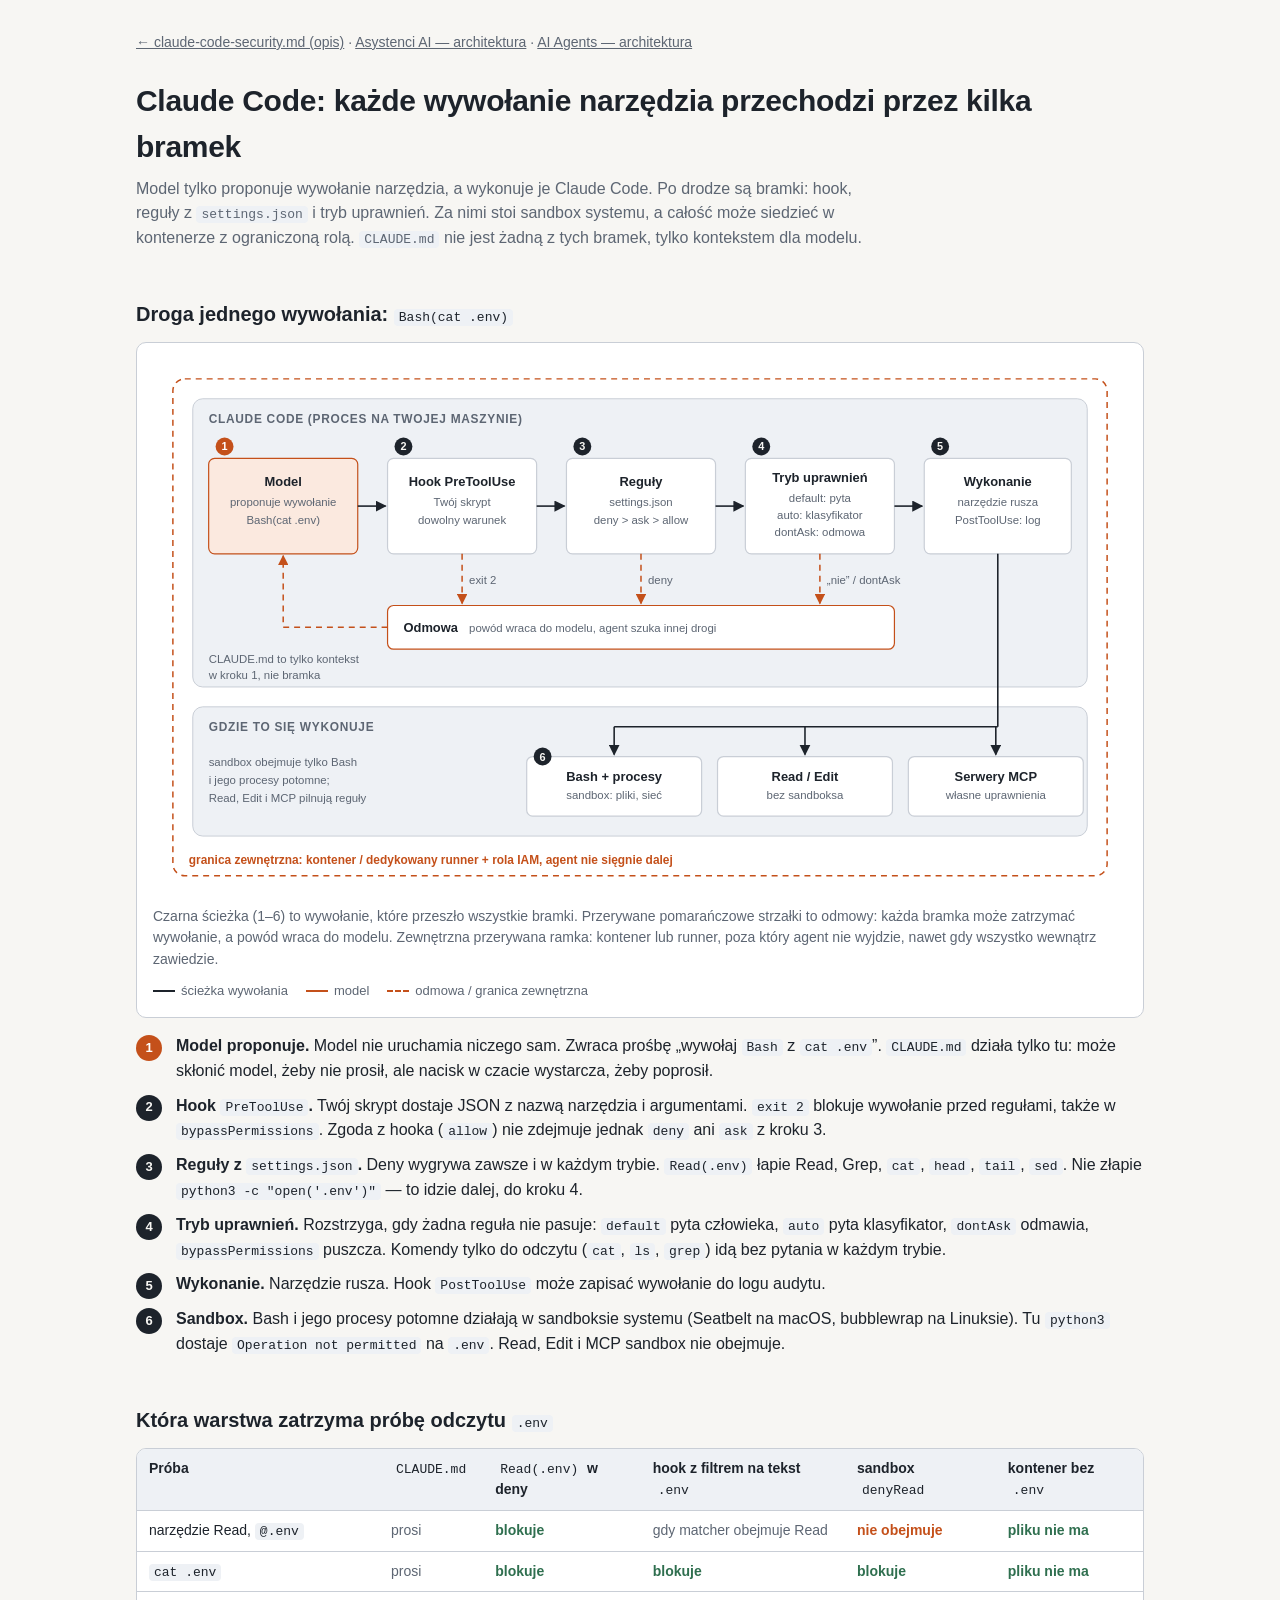
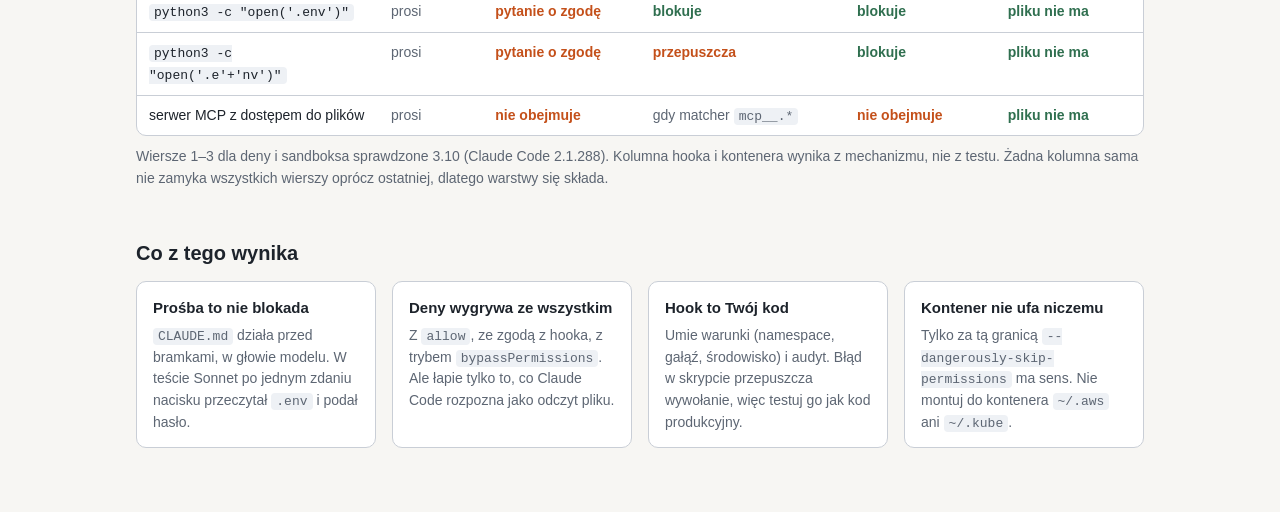
<file: docs/05-claude-code-security/architektura.html>
<!doctype html>
<html lang="pl">
<head>
<meta charset="utf-8">
<meta name="viewport" content="width=device-width, initial-scale=1">
<title>Claude Code security — architektura</title>
<style>
  :root {
    --bg: #f7f6f3; --fg: #1d232b; --muted: #5d6673; --card: #ffffff; --border: #c9ced6;
    --zone: #eef1f5; --accent: #c4501a; --accent-soft: #fbe9df; --ok: #2f6f4f; --ok-soft: #e3f0e8;
  }
  @media (prefers-color-scheme: dark) {
    :root:not([data-theme="light"]) {
      --bg: #14171c; --fg: #e6e8eb; --muted: #9aa3ad; --card: #1d2229; --border: #3a424d;
      --zone: #191d23; --accent: #ff8f57; --accent-soft: #3a2418; --ok: #7cc4a0; --ok-soft: #1c2e25;
    }
  }
  :root[data-theme="dark"] {
    --bg: #14171c; --fg: #e6e8eb; --muted: #9aa3ad; --card: #1d2229; --border: #3a424d;
    --zone: #191d23; --accent: #ff8f57; --accent-soft: #3a2418; --ok: #7cc4a0; --ok-soft: #1c2e25;
  }
  * { box-sizing: border-box; }
  body { margin: 0; background: var(--bg); color: var(--fg);
         font: 16px/1.55 -apple-system, BlinkMacSystemFont, "Segoe UI", Roboto, "Helvetica Neue", Arial, sans-serif; }
  main { max-width: 1040px; margin: 0 auto; padding: 32px 16px 64px; }
  nav { font-size: 14px; color: var(--muted); margin-bottom: 24px; }
  nav a { color: var(--muted); }
  h1 { font-size: 30px; margin: 0 0 6px; letter-spacing: -0.01em; }
  .lead { color: var(--muted); margin: 0 0 32px; max-width: 760px; }
  h2 { font-size: 20px; margin: 48px 0 12px; }
  figure { margin: 0; background: var(--card); border: 1px solid var(--border); border-radius: 10px; padding: 16px; }
  figure svg { width: 100%; height: auto; display: block; color: var(--fg); }
  figcaption { color: var(--muted); font-size: 14px; margin-top: 10px; }
  ol.steps { padding-left: 0; list-style: none; counter-reset: s; }
  ol.steps li { counter-increment: s; position: relative; padding-left: 40px; margin: 10px 0; }
  ol.steps li::before { content: counter(s); position: absolute; left: 0; top: 1px; width: 26px; height: 26px;
        border-radius: 50%; background: var(--fg); color: var(--bg); font-size: 13px; font-weight: 600;
        display: flex; align-items: center; justify-content: center; }
  ol.steps li.ai::before { background: var(--accent); color: #fff; }
  .grid { display: grid; grid-template-columns: repeat(auto-fit, minmax(200px, 1fr)); gap: 16px; }
  .card { background: var(--card); border: 1px solid var(--border); border-radius: 10px; padding: 14px 16px; }
  .card h3 { font-size: 15px; margin: 0 0 6px; }
  .card p { margin: 0; color: var(--muted); font-size: 14px; }
  code { font: 13px/1.4 ui-monospace, SFMono-Regular, Menlo, monospace; background: var(--zone); padding: 1px 5px; border-radius: 4px; }
  .legend { display: flex; flex-wrap: wrap; gap: 18px; font-size: 13px; color: var(--muted); margin-top: 10px; }
  .legend span::before { content: ""; display: inline-block; width: 22px; height: 0; border-top: 2px solid var(--fg); vertical-align: middle; margin-right: 6px; }
  .legend span.ai::before { border-top-color: var(--accent); }
  .legend span.zone::before { border-top: 2px dashed var(--accent); }
  .tablewrap { overflow-x: auto; background: var(--card); border: 1px solid var(--border); border-radius: 10px; }
  table { border-collapse: collapse; width: 100%; font-size: 14px; }
  th, td { text-align: left; padding: 9px 12px; border-bottom: 1px solid var(--border); vertical-align: top; }
  th { font-weight: 600; background: var(--zone); }
  tr:last-child td { border-bottom: 0; }
  td.no { color: var(--accent); font-weight: 600; }
  td.yes { color: var(--ok); font-weight: 600; }
  td.na { color: var(--muted); }
  .note { color: var(--muted); font-size: 14px; margin-top: 10px; }
  /* SVG */
  .zone { fill: var(--zone); stroke: var(--border); }
  .zone-out { fill: none; stroke: var(--accent); stroke-width: 1.5; stroke-dasharray: 6 5; }
  .box { fill: var(--card); stroke: var(--border); stroke-width: 1.2; }
  .box-ai { fill: var(--accent-soft); stroke: var(--accent); stroke-width: 1.2; }
  .box-no { fill: var(--card); stroke: var(--accent); stroke-width: 1.2; }
  .t { fill: var(--fg); font-size: 13px; }
  .tb { fill: var(--fg); font-size: 13px; font-weight: 600; }
  .ts { fill: var(--muted); font-size: 11.5px; }
  .tz { fill: var(--muted); font-size: 12px; font-weight: 600; letter-spacing: 0.06em; text-transform: uppercase; }
  .ta { fill: var(--accent); font-size: 12px; font-weight: 600; }
  .ln { stroke: var(--fg); stroke-width: 1.6; fill: none; }
  .ln-ai { stroke: var(--accent); stroke-width: 1.8; fill: none; }
  .ln-b { stroke: var(--accent); stroke-width: 1.5; stroke-dasharray: 6 5; fill: none; }
  .mk { fill: var(--fg); } .mk-a { fill: var(--accent); }
  .num { fill: var(--fg); } .num-a { fill: var(--accent); }
  .numt { fill: var(--bg); font-size: 11px; font-weight: 700; }
  .numt-a { fill: #fff; font-size: 11px; font-weight: 700; }
</style>
</head>
<body>
<main>
  <nav><a href="claude-code-security.md">← claude-code-security.md (opis)</a> · <a href="../01-asystenci-ai/architektura.html">Asystenci AI — architektura</a> · <a href="../11-ai-agents/architektura.html">AI Agents — architektura</a></nav>
  <h1>Claude Code: każde wywołanie narzędzia przechodzi przez kilka bramek</h1>
  <p class="lead">Model tylko proponuje wywołanie narzędzia, a wykonuje je Claude Code. Po drodze są bramki: hook, reguły z <code>settings.json</code> i tryb uprawnień. Za nimi stoi sandbox systemu, a całość może siedzieć w kontenerze z ograniczoną rolą. <code>CLAUDE.md</code> nie jest żadną z tych bramek, tylko kontekstem dla modelu.</p>

  <h2>Droga jednego wywołania: <code>Bash(cat .env)</code></h2>
  <figure>
    <svg viewBox="0 0 980 540" role="img" aria-label="Model proponuje wywołanie. Najpierw hook PreToolUse, potem reguły deny, ask, allow, potem tryb uprawnień. Każda bramka może odmówić, a powód wraca do modelu. Przepuszczone wywołanie wykonuje się: Bash w sandboksie systemu, Read i Edit bez sandboksa, MCP z uprawnieniami serwera. Całość może działać w kontenerze lub na runnerze z ograniczoną rolą IAM.">
      <defs>
        <marker id="ca" viewBox="0 0 10 10" refX="9" refY="5" markerWidth="7" markerHeight="7" orient="auto-start-reverse"><path class="mk" d="M0,0 L10,5 L0,10 z"/></marker>
        <marker id="caa" viewBox="0 0 10 10" refX="9" refY="5" markerWidth="7" markerHeight="7" orient="auto-start-reverse"><path class="mk-a" d="M0,0 L10,5 L0,10 z"/></marker>
      </defs>

      <!-- Outer isolation -->
      <rect class="zone-out" x="20" y="20" width="940" height="500" rx="12"/>
      <text class="ta" x="36" y="508">granica zewnętrzna: kontener / dedykowany runner + rola IAM, agent nie sięgnie dalej</text>

      <!-- Claude Code zone -->
      <rect class="zone" x="40" y="40" width="900" height="290" rx="10"/>
      <text class="tz" x="56" y="64">Claude Code (proces na Twojej maszynie)</text>

      <rect class="box-ai" x="56" y="100" width="150" height="96" rx="6"/>
      <circle class="num-a" cx="72" cy="88" r="9"/><text class="numt-a" x="72" y="92" text-anchor="middle">1</text>
      <text class="tb" x="131" y="128" text-anchor="middle">Model</text>
      <text class="ts" x="131" y="148" text-anchor="middle">proponuje wywołanie</text>
      <text class="ts" x="131" y="166" text-anchor="middle">Bash(cat .env)</text>

      <rect class="box" x="236" y="100" width="150" height="96" rx="6"/>
      <circle class="num" cx="252" cy="88" r="9"/><text class="numt" x="252" y="92" text-anchor="middle">2</text>
      <text class="tb" x="311" y="128" text-anchor="middle">Hook PreToolUse</text>
      <text class="ts" x="311" y="148" text-anchor="middle">Twój skrypt</text>
      <text class="ts" x="311" y="166" text-anchor="middle">dowolny warunek</text>

      <rect class="box" x="416" y="100" width="150" height="96" rx="6"/>
      <circle class="num" cx="432" cy="88" r="9"/><text class="numt" x="432" y="92" text-anchor="middle">3</text>
      <text class="tb" x="491" y="128" text-anchor="middle">Reguły</text>
      <text class="ts" x="491" y="148" text-anchor="middle">settings.json</text>
      <text class="ts" x="491" y="166" text-anchor="middle">deny &gt; ask &gt; allow</text>

      <rect class="box" x="596" y="100" width="150" height="96" rx="6"/>
      <circle class="num" cx="612" cy="88" r="9"/><text class="numt" x="612" y="92" text-anchor="middle">4</text>
      <text class="tb" x="671" y="124" text-anchor="middle">Tryb uprawnień</text>
      <text class="ts" x="671" y="144" text-anchor="middle">default: pyta</text>
      <text class="ts" x="671" y="161" text-anchor="middle">auto: klasyfikator</text>
      <text class="ts" x="671" y="178" text-anchor="middle">dontAsk: odmowa</text>

      <rect class="box" x="776" y="100" width="148" height="96" rx="6"/>
      <circle class="num" cx="792" cy="88" r="9"/><text class="numt" x="792" y="92" text-anchor="middle">5</text>
      <text class="tb" x="850" y="128" text-anchor="middle">Wykonanie</text>
      <text class="ts" x="850" y="148" text-anchor="middle">narzędzie rusza</text>
      <text class="ts" x="850" y="166" text-anchor="middle">PostToolUse: log</text>

      <line class="ln" x1="206" y1="148" x2="234" y2="148" marker-end="url(#ca)"/>
      <line class="ln" x1="386" y1="148" x2="414" y2="148" marker-end="url(#ca)"/>
      <line class="ln" x1="566" y1="148" x2="594" y2="148" marker-end="url(#ca)"/>
      <line class="ln" x1="746" y1="148" x2="774" y2="148" marker-end="url(#ca)"/>

      <!-- Refusals -->
      <line class="ln-b" x1="311" y1="196" x2="311" y2="246" marker-end="url(#caa)"/>
      <text class="ts" x="318" y="226">exit 2</text>
      <line class="ln-b" x1="491" y1="196" x2="491" y2="246" marker-end="url(#caa)"/>
      <text class="ts" x="498" y="226">deny</text>
      <line class="ln-b" x1="671" y1="196" x2="671" y2="246" marker-end="url(#caa)"/>
      <text class="ts" x="678" y="226">„nie” / dontAsk</text>
      <rect class="box-no" x="236" y="248" width="510" height="44" rx="6"/>
      <text class="tb" x="252" y="275">Odmowa</text>
      <text class="ts" x="318" y="275">powód wraca do modelu, agent szuka innej drogi</text>
      <path class="ln-b" d="M236,270 L131,270 L131,198" marker-end="url(#caa)"/>
      <text class="ts" x="56" y="306">CLAUDE.md to tylko kontekst</text>
      <text class="ts" x="56" y="322">w kroku 1, nie bramka</text>

      <!-- Execution zone -->
      <rect class="zone" x="40" y="350" width="900" height="130" rx="10"/>
      <text class="tz" x="56" y="374">Gdzie to się wykonuje</text>
      <text class="ts" x="56" y="410">sandbox obejmuje tylko Bash</text>
      <text class="ts" x="56" y="428">i jego procesy potomne;</text>
      <text class="ts" x="56" y="446">Read, Edit i MCP pilnują reguły</text>

      <path class="ln" d="M850,196 L850,330 M850,330 L850,370 M464,370 L850,370"/>
      <line class="ln" x1="464" y1="370" x2="464" y2="398" marker-end="url(#ca)"/>
      <line class="ln" x1="656" y1="370" x2="656" y2="398" marker-end="url(#ca)"/>
      <line class="ln" x1="848" y1="370" x2="848" y2="398" marker-end="url(#ca)"/>

      <rect class="box" x="376" y="400" width="176" height="60" rx="6"/>
      <circle class="num" cx="392" cy="400" r="9"/><text class="numt" x="392" y="404" text-anchor="middle">6</text>
      <text class="tb" x="464" y="425" text-anchor="middle">Bash + procesy</text>
      <text class="ts" x="464" y="443" text-anchor="middle">sandbox: pliki, sieć</text>
      <rect class="box" x="568" y="400" width="176" height="60" rx="6"/>
      <text class="tb" x="656" y="425" text-anchor="middle">Read / Edit</text>
      <text class="ts" x="656" y="443" text-anchor="middle">bez sandboksa</text>
      <rect class="box" x="760" y="400" width="176" height="60" rx="6"/>
      <text class="tb" x="848" y="425" text-anchor="middle">Serwery MCP</text>
      <text class="ts" x="848" y="443" text-anchor="middle">własne uprawnienia</text>
    </svg>
    <figcaption>Czarna ścieżka (1–6) to wywołanie, które przeszło wszystkie bramki. Przerywane pomarańczowe strzałki to odmowy: każda bramka może zatrzymać wywołanie, a powód wraca do modelu. Zewnętrzna przerywana ramka: kontener lub runner, poza który agent nie wyjdzie, nawet gdy wszystko wewnątrz zawiedzie.</figcaption>
    <div class="legend"><span>ścieżka wywołania</span><span class="ai">model</span><span class="zone">odmowa / granica zewnętrzna</span></div>
  </figure>

  <ol class="steps">
    <li class="ai"><b>Model proponuje.</b> Model nie uruchamia niczego sam. Zwraca prośbę „wywołaj <code>Bash</code> z <code>cat .env</code>”. <code>CLAUDE.md</code> działa tylko tu: może skłonić model, żeby nie prosił, ale nacisk w czacie wystarcza, żeby poprosił.</li>
    <li><b>Hook <code>PreToolUse</code>.</b> Twój skrypt dostaje JSON z nazwą narzędzia i argumentami. <code>exit 2</code> blokuje wywołanie przed regułami, także w <code>bypassPermissions</code>. Zgoda z hooka (<code>allow</code>) nie zdejmuje jednak <code>deny</code> ani <code>ask</code> z kroku 3.</li>
    <li><b>Reguły z <code>settings.json</code>.</b> Deny wygrywa zawsze i w każdym trybie. <code>Read(.env)</code> łapie Read, Grep, <code>cat</code>, <code>head</code>, <code>tail</code>, <code>sed</code>. Nie złapie <code>python3 -c "open('.env')"</code> — to idzie dalej, do kroku 4.</li>
    <li><b>Tryb uprawnień.</b> Rozstrzyga, gdy żadna reguła nie pasuje: <code>default</code> pyta człowieka, <code>auto</code> pyta klasyfikator, <code>dontAsk</code> odmawia, <code>bypassPermissions</code> puszcza. Komendy tylko do odczytu (<code>cat</code>, <code>ls</code>, <code>grep</code>) idą bez pytania w każdym trybie.</li>
    <li><b>Wykonanie.</b> Narzędzie rusza. Hook <code>PostToolUse</code> może zapisać wywołanie do logu audytu.</li>
    <li><b>Sandbox.</b> Bash i jego procesy potomne działają w sandboksie systemu (Seatbelt na macOS, bubblewrap na Linuksie). Tu <code>python3</code> dostaje <code>Operation not permitted</code> na <code>.env</code>. Read, Edit i MCP sandbox nie obejmuje.</li>
  </ol>

  <h2>Która warstwa zatrzyma próbę odczytu <code>.env</code></h2>
  <div class="tablewrap">
    <table>
      <thead>
        <tr><th>Próba</th><th><code>CLAUDE.md</code></th><th><code>Read(.env)</code> w deny</th><th>hook z filtrem na tekst <code>.env</code></th><th>sandbox <code>denyRead</code></th><th>kontener bez <code>.env</code></th></tr>
      </thead>
      <tbody>
        <tr><td>narzędzie Read, <code>@.env</code></td><td class="na">prosi</td><td class="yes">blokuje</td><td class="na">gdy matcher obejmuje Read</td><td class="no">nie obejmuje</td><td class="yes">pliku nie ma</td></tr>
        <tr><td><code>cat .env</code></td><td class="na">prosi</td><td class="yes">blokuje</td><td class="yes">blokuje</td><td class="yes">blokuje</td><td class="yes">pliku nie ma</td></tr>
        <tr><td><code>python3 -c "open('.env')"</code></td><td class="na">prosi</td><td class="no">pytanie o zgodę</td><td class="yes">blokuje</td><td class="yes">blokuje</td><td class="yes">pliku nie ma</td></tr>
        <tr><td><code>python3 -c "open('.e'+'nv')"</code></td><td class="na">prosi</td><td class="no">pytanie o zgodę</td><td class="no">przepuszcza</td><td class="yes">blokuje</td><td class="yes">pliku nie ma</td></tr>
        <tr><td>serwer MCP z dostępem do plików</td><td class="na">prosi</td><td class="no">nie obejmuje</td><td class="na">gdy matcher <code>mcp__.*</code></td><td class="no">nie obejmuje</td><td class="yes">pliku nie ma</td></tr>
      </tbody>
    </table>
  </div>
  <p class="note">Wiersze 1–3 dla deny i sandboksa sprawdzone 3.10 (Claude Code 2.1.288). Kolumna hooka i kontenera wynika z mechanizmu, nie z testu. Żadna kolumna sama nie zamyka wszystkich wierszy oprócz ostatniej, dlatego warstwy się składa.</p>

  <h2>Co z tego wynika</h2>
  <div class="grid">
    <div class="card"><h3>Prośba to nie blokada</h3><p><code>CLAUDE.md</code> działa przed bramkami, w głowie modelu. W teście Sonnet po jednym zdaniu nacisku przeczytał <code>.env</code> i podał hasło.</p></div>
    <div class="card"><h3>Deny wygrywa ze wszystkim</h3><p>Z <code>allow</code>, ze zgodą z hooka, z trybem <code>bypassPermissions</code>. Ale łapie tylko to, co Claude Code rozpozna jako odczyt pliku.</p></div>
    <div class="card"><h3>Hook to Twój kod</h3><p>Umie warunki (namespace, gałąź, środowisko) i audyt. Błąd w skrypcie przepuszcza wywołanie, więc testuj go jak kod produkcyjny.</p></div>
    <div class="card"><h3>Kontener nie ufa niczemu</h3><p>Tylko za tą granicą <code>--dangerously-skip-permissions</code> ma sens. Nie montuj do kontenera <code>~/.aws</code> ani <code>~/.kube</code>.</p></div>
  </div>
</main>
</body>
</html>
</file>
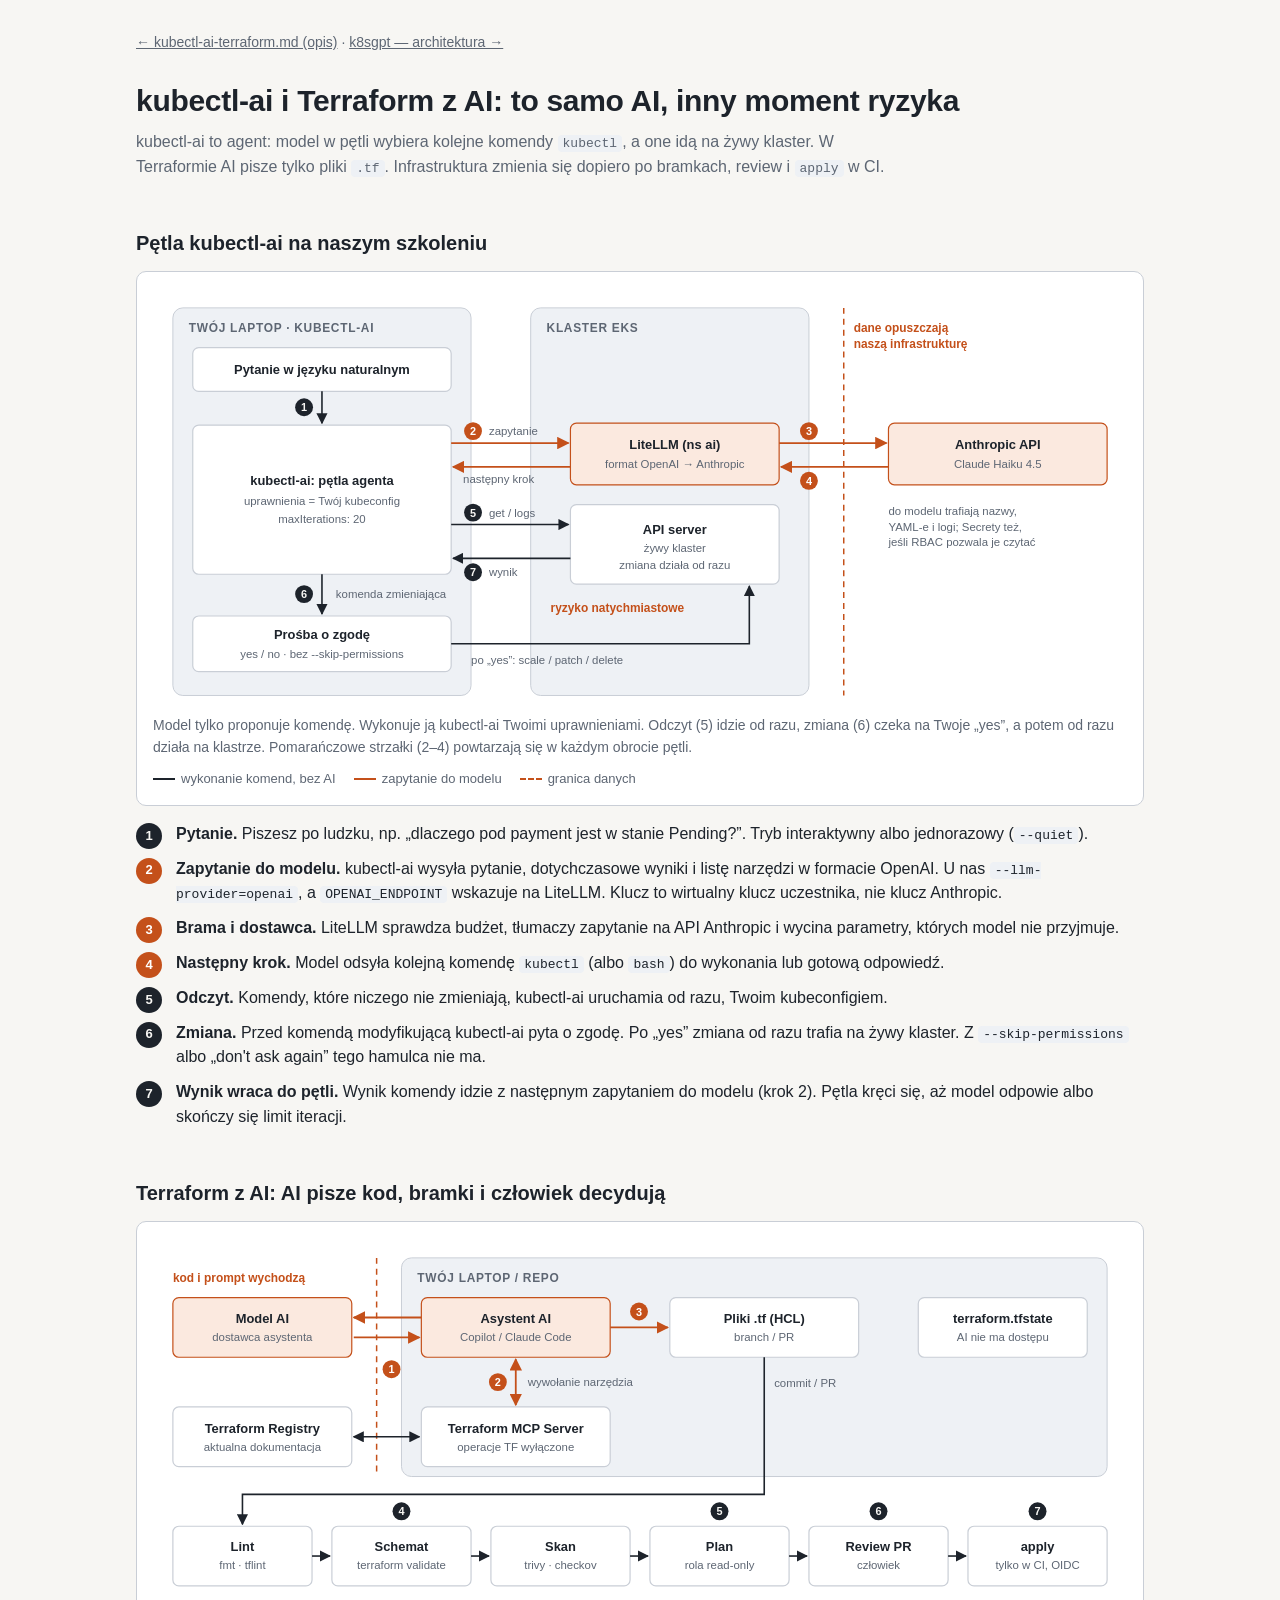
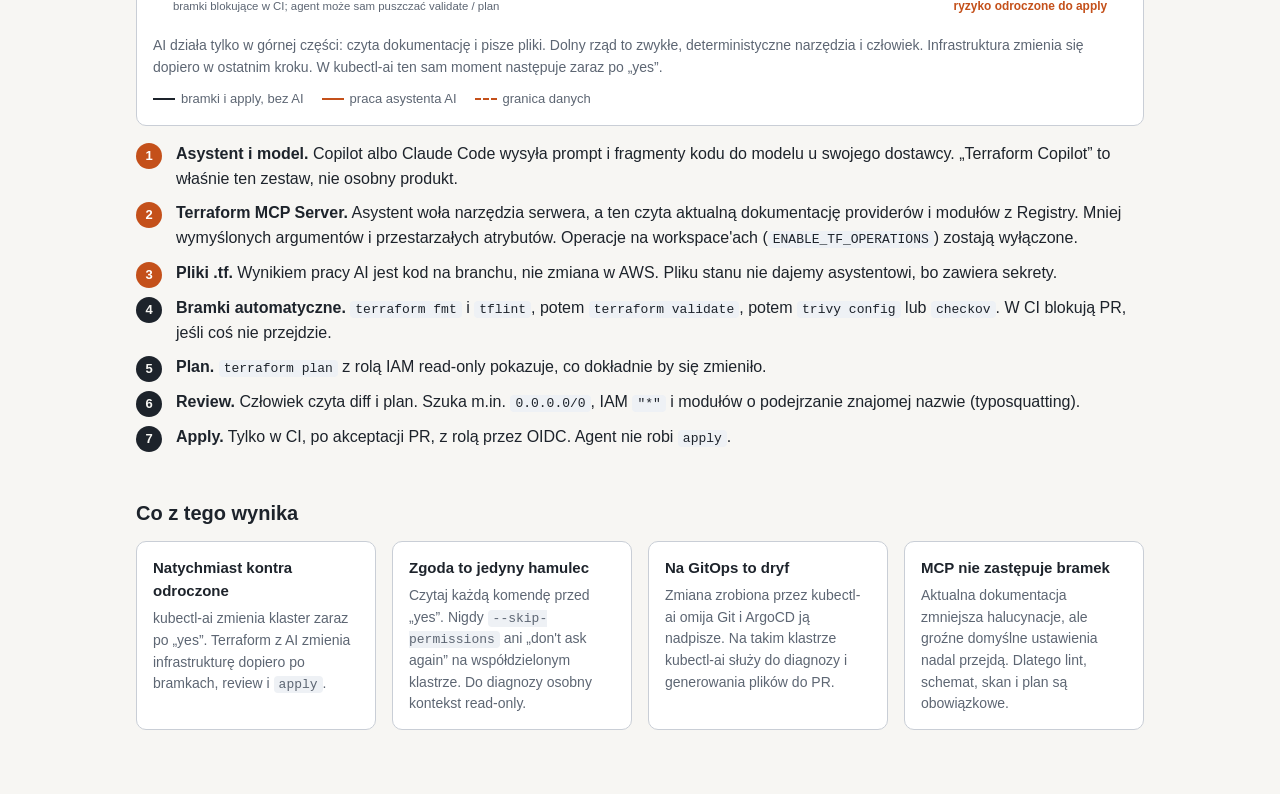
<file: docs/06-kubectl-ai-terraform/architektura.html>
<!doctype html>
<html lang="pl">
<head>
<meta charset="utf-8">
<meta name="viewport" content="width=device-width, initial-scale=1">
<title>kubectl-ai i Terraform — architektura</title>
<style>
  :root {
    --bg: #f7f6f3; --fg: #1d232b; --muted: #5d6673; --card: #ffffff; --border: #c9ced6;
    --zone: #eef1f5; --accent: #c4501a; --accent-soft: #fbe9df; --ok: #2f6f4f;
  }
  @media (prefers-color-scheme: dark) {
    :root:not([data-theme="light"]) {
      --bg: #14171c; --fg: #e6e8eb; --muted: #9aa3ad; --card: #1d2229; --border: #3a424d;
      --zone: #191d23; --accent: #ff8f57; --accent-soft: #3a2418; --ok: #7cc4a0;
    }
  }
  :root[data-theme="dark"] {
    --bg: #14171c; --fg: #e6e8eb; --muted: #9aa3ad; --card: #1d2229; --border: #3a424d;
    --zone: #191d23; --accent: #ff8f57; --accent-soft: #3a2418; --ok: #7cc4a0;
  }
  * { box-sizing: border-box; }
  body { margin: 0; background: var(--bg); color: var(--fg);
         font: 16px/1.55 -apple-system, BlinkMacSystemFont, "Segoe UI", Roboto, "Helvetica Neue", Arial, sans-serif; }
  main { max-width: 1040px; margin: 0 auto; padding: 32px 16px 64px; }
  nav { font-size: 14px; color: var(--muted); margin-bottom: 24px; }
  nav a { color: var(--muted); }
  h1 { font-size: 30px; margin: 0 0 6px; letter-spacing: -0.01em; }
  .lead { color: var(--muted); margin: 0 0 32px; max-width: 760px; }
  h2 { font-size: 20px; margin: 48px 0 12px; }
  figure { margin: 0; background: var(--card); border: 1px solid var(--border); border-radius: 10px; padding: 16px; }
  figure svg { width: 100%; height: auto; display: block; color: var(--fg); }
  figcaption { color: var(--muted); font-size: 14px; margin-top: 10px; }
  ol.steps { padding-left: 0; list-style: none; counter-reset: s; }
  ol.steps li { counter-increment: s; position: relative; padding-left: 40px; margin: 10px 0; }
  ol.steps li::before { content: counter(s); position: absolute; left: 0; top: 1px; width: 26px; height: 26px;
        border-radius: 50%; background: var(--fg); color: var(--bg); font-size: 13px; font-weight: 600;
        display: flex; align-items: center; justify-content: center; }
  ol.steps li.ai::before { background: var(--accent); color: #fff; }
  .grid { display: grid; grid-template-columns: repeat(auto-fit, minmax(200px, 1fr)); gap: 16px; }
  .card { background: var(--card); border: 1px solid var(--border); border-radius: 10px; padding: 14px 16px; }
  .card h3 { font-size: 15px; margin: 0 0 6px; }
  .card p { margin: 0; color: var(--muted); font-size: 14px; }
  code { font: 13px/1.4 ui-monospace, SFMono-Regular, Menlo, monospace; background: var(--zone); padding: 1px 5px; border-radius: 4px; }
  .legend { display: flex; flex-wrap: wrap; gap: 18px; font-size: 13px; color: var(--muted); margin-top: 10px; }
  .legend span::before { content: ""; display: inline-block; width: 22px; height: 0; border-top: 2px solid var(--fg); vertical-align: middle; margin-right: 6px; }
  .legend span.ai::before { border-top-color: var(--accent); }
  .legend span.zone::before { border-top: 2px dashed var(--accent); }
  /* SVG */
  .zone { fill: var(--zone); stroke: var(--border); }
  .box { fill: var(--card); stroke: var(--border); stroke-width: 1.2; }
  .box-ai { fill: var(--accent-soft); stroke: var(--accent); stroke-width: 1.2; }
  .t { fill: var(--fg); font-size: 13px; }
  .tb { fill: var(--fg); font-size: 13px; font-weight: 600; }
  .ts { fill: var(--muted); font-size: 11.5px; }
  .tz { fill: var(--muted); font-size: 12px; font-weight: 600; letter-spacing: 0.06em; text-transform: uppercase; }
  .ta { fill: var(--accent); font-size: 12px; font-weight: 600; }
  .ln { stroke: var(--fg); stroke-width: 1.6; fill: none; }
  .ln-ai { stroke: var(--accent); stroke-width: 1.8; fill: none; }
  .ln-b { stroke: var(--accent); stroke-width: 1.5; stroke-dasharray: 6 5; fill: none; }
  .mk { fill: var(--fg); } .mk-a { fill: var(--accent); }
  .num { fill: var(--fg); } .num-a { fill: var(--accent); }
  .numt { fill: var(--bg); font-size: 11px; font-weight: 700; }
  .numt-a { fill: #fff; font-size: 11px; font-weight: 700; }
</style>
</head>
<body>
<main>
  <nav><a href="kubectl-ai-terraform.md">← kubectl-ai-terraform.md (opis)</a> · <a href="../03-k8sgpt/architektura.html">k8sgpt — architektura →</a></nav>
  <h1>kubectl-ai i Terraform z AI: to samo AI, inny moment ryzyka</h1>
  <p class="lead">kubectl-ai to agent: model w pętli wybiera kolejne komendy <code>kubectl</code>, a one idą na żywy klaster. W Terraformie AI pisze tylko pliki <code>.tf</code>. Infrastruktura zmienia się dopiero po bramkach, review i <code>apply</code> w CI.</p>

  <h2>Pętla kubectl-ai na naszym szkoleniu</h2>
  <figure>
    <svg viewBox="0 0 980 420" role="img" aria-label="kubectl-ai na laptopie wysyła kontekst przez LiteLLM w klastrze do Anthropic API i dostaje następną komendę kubectl. Komendy odczytu idą od razu do API servera, komendy zmieniające czekają na zgodę użytkownika, a potem od razu zmieniają żywy klaster. Wynik wraca do pętli.">
      <defs>
        <marker id="k1" viewBox="0 0 10 10" refX="9" refY="5" markerWidth="7" markerHeight="7" orient="auto-start-reverse"><path class="mk" d="M0,0 L10,5 L0,10 z"/></marker>
        <marker id="k1a" viewBox="0 0 10 10" refX="9" refY="5" markerWidth="7" markerHeight="7" orient="auto-start-reverse"><path class="mk-a" d="M0,0 L10,5 L0,10 z"/></marker>
      </defs>

      <!-- Laptop -->
      <rect class="zone" x="20" y="20" width="300" height="390" rx="10"/>
      <text class="tz" x="36" y="44">Twój laptop · kubectl-ai</text>
      <rect class="box" x="40" y="60" width="260" height="44" rx="6"/>
      <text class="tb" x="170" y="87" text-anchor="middle">Pytanie w języku naturalnym</text>
      <line class="ln" x1="170" y1="104" x2="170" y2="136" marker-end="url(#k1)"/>
      <circle class="num" cx="152" cy="120" r="9"/><text class="numt" x="152" y="124" text-anchor="middle">1</text>

      <rect class="box" x="40" y="138" width="260" height="150" rx="6"/>
      <text class="tb" x="170" y="198" text-anchor="middle">kubectl-ai: pętla agenta</text>
      <text class="ts" x="170" y="218" text-anchor="middle">uprawnienia = Twój kubeconfig</text>
      <text class="ts" x="170" y="236" text-anchor="middle">maxIterations: 20</text>

      <line class="ln" x1="170" y1="288" x2="170" y2="328" marker-end="url(#k1)"/>
      <circle class="num" cx="152" cy="308" r="9"/><text class="numt" x="152" y="312" text-anchor="middle">6</text>
      <text class="ts" x="184" y="312">komenda zmieniająca</text>
      <rect class="box" x="40" y="330" width="260" height="56" rx="6"/>
      <text class="tb" x="170" y="353" text-anchor="middle">Prośba o zgodę</text>
      <text class="ts" x="170" y="372" text-anchor="middle">yes / no · bez --skip-permissions</text>

      <!-- Cluster -->
      <rect class="zone" x="380" y="20" width="280" height="390" rx="10"/>
      <text class="tz" x="396" y="44">Klaster EKS</text>
      <rect class="box-ai" x="420" y="136" width="210" height="62" rx="6"/>
      <text class="tb" x="525" y="162" text-anchor="middle">LiteLLM (ns ai)</text>
      <text class="ts" x="525" y="181" text-anchor="middle">format OpenAI → Anthropic</text>
      <rect class="box" x="420" y="218" width="210" height="80" rx="6"/>
      <text class="tb" x="525" y="248" text-anchor="middle">API server</text>
      <text class="ts" x="525" y="266" text-anchor="middle">żywy klaster</text>
      <text class="ts" x="525" y="283" text-anchor="middle">zmiana działa od razu</text>
      <text class="ta" x="400" y="326">ryzyko natychmiastowe</text>

      <!-- Boundary + provider -->
      <line class="ln-b" x1="695" y1="20" x2="695" y2="410"/>
      <text class="ta" x="705" y="44">dane opuszczają</text>
      <text class="ta" x="705" y="60">naszą infrastrukturę</text>
      <rect class="box-ai" x="740" y="136" width="220" height="62" rx="6"/>
      <text class="tb" x="850" y="162" text-anchor="middle">Anthropic API</text>
      <text class="ts" x="850" y="181" text-anchor="middle">Claude Haiku 4.5</text>
      <text class="ts" x="740" y="228">do modelu trafiają nazwy,</text>
      <text class="ts" x="740" y="244">YAML-e i logi; Secrety też,</text>
      <text class="ts" x="740" y="260">jeśli RBAC pozwala je czytać</text>

      <!-- 2: request -->
      <line class="ln-ai" x1="300" y1="156" x2="418" y2="156" marker-end="url(#k1a)"/>
      <circle class="num-a" cx="322" cy="144" r="9"/><text class="numt-a" x="322" y="148" text-anchor="middle">2</text>
      <text class="ts" x="338" y="148">zapytanie</text>
      <!-- 3: to provider -->
      <line class="ln-ai" x1="630" y1="156" x2="738" y2="156" marker-end="url(#k1a)"/>
      <circle class="num-a" cx="660" cy="144" r="9"/><text class="numt-a" x="660" y="148" text-anchor="middle">3</text>
      <!-- 4: next command back -->
      <line class="ln-ai" x1="740" y1="180" x2="632" y2="180" marker-end="url(#k1a)"/>
      <circle class="num-a" cx="660" cy="194" r="9"/><text class="numt-a" x="660" y="198" text-anchor="middle">4</text>
      <line class="ln-ai" x1="420" y1="180" x2="302" y2="180" marker-end="url(#k1a)"/>
      <text class="ts" x="312" y="196">następny krok</text>
      <!-- 5: read-only -->
      <line class="ln" x1="300" y1="238" x2="418" y2="238" marker-end="url(#k1)"/>
      <circle class="num" cx="322" cy="226" r="9"/><text class="numt" x="322" y="230" text-anchor="middle">5</text>
      <text class="ts" x="338" y="230">get / logs</text>
      <!-- 7: result back -->
      <line class="ln" x1="420" y1="272" x2="302" y2="272" marker-end="url(#k1)"/>
      <circle class="num" cx="322" cy="286" r="9"/><text class="numt" x="322" y="290" text-anchor="middle">7</text>
      <text class="ts" x="338" y="290">wynik</text>
      <!-- 6: modifying after yes -->
      <path class="ln" d="M300,358 L600,358 L600,300" marker-end="url(#k1)"/>
      <text class="ts" x="320" y="378">po „yes”: scale / patch / delete</text>
    </svg>
    <figcaption>Model tylko proponuje komendę. Wykonuje ją kubectl-ai Twoimi uprawnieniami. Odczyt (5) idzie od razu, zmiana (6) czeka na Twoje „yes”, a potem od razu działa na klastrze. Pomarańczowe strzałki (2–4) powtarzają się w każdym obrocie pętli.</figcaption>
    <div class="legend"><span>wykonanie komend, bez AI</span><span class="ai">zapytanie do modelu</span><span class="zone">granica danych</span></div>
  </figure>

  <ol class="steps">
    <li><b>Pytanie.</b> Piszesz po ludzku, np. „dlaczego pod payment jest w stanie Pending?”. Tryb interaktywny albo jednorazowy (<code>--quiet</code>).</li>
    <li class="ai"><b>Zapytanie do modelu.</b> kubectl-ai wysyła pytanie, dotychczasowe wyniki i listę narzędzi w formacie OpenAI. U nas <code>--llm-provider=openai</code>, a <code>OPENAI_ENDPOINT</code> wskazuje na LiteLLM. Klucz to wirtualny klucz uczestnika, nie klucz Anthropic.</li>
    <li class="ai"><b>Brama i dostawca.</b> LiteLLM sprawdza budżet, tłumaczy zapytanie na API Anthropic i wycina parametry, których model nie przyjmuje.</li>
    <li class="ai"><b>Następny krok.</b> Model odsyła kolejną komendę <code>kubectl</code> (albo <code>bash</code>) do wykonania lub gotową odpowiedź.</li>
    <li><b>Odczyt.</b> Komendy, które niczego nie zmieniają, kubectl-ai uruchamia od razu, Twoim kubeconfigiem.</li>
    <li><b>Zmiana.</b> Przed komendą modyfikującą kubectl-ai pyta o zgodę. Po „yes” zmiana od razu trafia na żywy klaster. Z <code>--skip-permissions</code> albo „don't ask again” tego hamulca nie ma.</li>
    <li><b>Wynik wraca do pętli.</b> Wynik komendy idzie z następnym zapytaniem do modelu (krok 2). Pętla kręci się, aż model odpowie albo skończy się limit iteracji.</li>
  </ol>

  <h2>Terraform z AI: AI pisze kod, bramki i człowiek decydują</h2>
  <figure>
    <svg viewBox="0 0 980 390" role="img" aria-label="Asystent AI (Copilot lub Claude Code) wysyła kod i prompt do modelu, czyta aktualną dokumentację z Terraform Registry przez Terraform MCP Server i zapisuje pliki .tf. Do pliku stanu nie ma dostępu. Kod przechodzi lint, walidację schematu, skan bezpieczeństwa, plan i review człowieka. Dopiero apply w CI zmienia infrastrukturę.">
      <defs>
        <marker id="k2" viewBox="0 0 10 10" refX="9" refY="5" markerWidth="7" markerHeight="7" orient="auto-start-reverse"><path class="mk" d="M0,0 L10,5 L0,10 z"/></marker>
        <marker id="k2a" viewBox="0 0 10 10" refX="9" refY="5" markerWidth="7" markerHeight="7" orient="auto-start-reverse"><path class="mk-a" d="M0,0 L10,5 L0,10 z"/></marker>
      </defs>

      <!-- Outside -->
      <text class="ta" x="20" y="44">kod i prompt wychodzą</text>
      <rect class="box-ai" x="20" y="60" width="180" height="60" rx="6"/>
      <text class="tb" x="110" y="86" text-anchor="middle">Model AI</text>
      <text class="ts" x="110" y="104" text-anchor="middle">dostawca asystenta</text>
      <rect class="box" x="20" y="170" width="180" height="60" rx="6"/>
      <text class="tb" x="110" y="196" text-anchor="middle">Terraform Registry</text>
      <text class="ts" x="110" y="214" text-anchor="middle">aktualna dokumentacja</text>
      <line class="ln-b" x1="225" y1="20" x2="225" y2="240"/>

      <!-- Laptop / repo -->
      <rect class="zone" x="250" y="20" width="710" height="220" rx="10"/>
      <text class="tz" x="266" y="44">Twój laptop / repo</text>
      <rect class="box-ai" x="270" y="60" width="190" height="60" rx="6"/>
      <text class="tb" x="365" y="86" text-anchor="middle">Asystent AI</text>
      <text class="ts" x="365" y="104" text-anchor="middle">Copilot / Claude Code</text>
      <rect class="box" x="270" y="170" width="190" height="60" rx="6"/>
      <text class="tb" x="365" y="196" text-anchor="middle">Terraform MCP Server</text>
      <text class="ts" x="365" y="214" text-anchor="middle">operacje TF wyłączone</text>
      <rect class="box" x="520" y="60" width="190" height="60" rx="6"/>
      <text class="tb" x="615" y="86" text-anchor="middle">Pliki .tf (HCL)</text>
      <text class="ts" x="615" y="104" text-anchor="middle">branch / PR</text>
      <rect class="box" x="770" y="60" width="170" height="60" rx="6"/>
      <text class="tb" x="855" y="86" text-anchor="middle">terraform.tfstate</text>
      <text class="ts" x="855" y="104" text-anchor="middle">AI nie ma dostępu</text>

      <!-- 1: assistant <-> model -->
      <line class="ln-ai" x1="270" y1="80" x2="202" y2="80" marker-end="url(#k2a)"/>
      <line class="ln-ai" x1="202" y1="100" x2="268" y2="100" marker-end="url(#k2a)"/>
      <circle class="num-a" cx="240" cy="132" r="9"/><text class="numt-a" x="240" y="136" text-anchor="middle">1</text>
      <!-- 2: MCP -->
      <line class="ln-ai" x1="365" y1="122" x2="365" y2="168" marker-start="url(#k2a)" marker-end="url(#k2a)"/>
      <circle class="num-a" cx="347" cy="145" r="9"/><text class="numt-a" x="347" y="149" text-anchor="middle">2</text>
      <text class="ts" x="377" y="149">wywołanie narzędzia</text>
      <line class="ln" x1="268" y1="200" x2="202" y2="200" marker-start="url(#k2)" marker-end="url(#k2)"/>
      <!-- 3: writes HCL -->
      <line class="ln-ai" x1="460" y1="90" x2="518" y2="90" marker-end="url(#k2a)"/>
      <circle class="num-a" cx="489" cy="74" r="9"/><text class="numt-a" x="489" y="78" text-anchor="middle">3</text>

      <!-- to gates -->
      <path class="ln" d="M615,120 L615,258 L90,258 L90,288" marker-end="url(#k2)"/>
      <text class="ts" x="625" y="150">commit / PR</text>

      <!-- Gates -->
      <rect class="box" x="20" y="290" width="140" height="60" rx="6"/>
      <text class="tb" x="90" y="315" text-anchor="middle">Lint</text>
      <text class="ts" x="90" y="333" text-anchor="middle">fmt · tflint</text>
      <rect class="box" x="180" y="290" width="140" height="60" rx="6"/>
      <text class="tb" x="250" y="315" text-anchor="middle">Schemat</text>
      <text class="ts" x="250" y="333" text-anchor="middle">terraform validate</text>
      <rect class="box" x="340" y="290" width="140" height="60" rx="6"/>
      <text class="tb" x="410" y="315" text-anchor="middle">Skan</text>
      <text class="ts" x="410" y="333" text-anchor="middle">trivy · checkov</text>
      <rect class="box" x="500" y="290" width="140" height="60" rx="6"/>
      <text class="tb" x="570" y="315" text-anchor="middle">Plan</text>
      <text class="ts" x="570" y="333" text-anchor="middle">rola read-only</text>
      <rect class="box" x="660" y="290" width="140" height="60" rx="6"/>
      <text class="tb" x="730" y="315" text-anchor="middle">Review PR</text>
      <text class="ts" x="730" y="333" text-anchor="middle">człowiek</text>
      <rect class="box" x="820" y="290" width="140" height="60" rx="6"/>
      <text class="tb" x="890" y="315" text-anchor="middle">apply</text>
      <text class="ts" x="890" y="333" text-anchor="middle">tylko w CI, OIDC</text>
      <line class="ln" x1="160" y1="320" x2="178" y2="320" marker-end="url(#k2)"/>
      <line class="ln" x1="320" y1="320" x2="338" y2="320" marker-end="url(#k2)"/>
      <line class="ln" x1="480" y1="320" x2="498" y2="320" marker-end="url(#k2)"/>
      <line class="ln" x1="640" y1="320" x2="658" y2="320" marker-end="url(#k2)"/>
      <line class="ln" x1="800" y1="320" x2="818" y2="320" marker-end="url(#k2)"/>
      <circle class="num" cx="250" cy="275" r="9"/><text class="numt" x="250" y="279" text-anchor="middle">4</text>
      <circle class="num" cx="570" cy="275" r="9"/><text class="numt" x="570" y="279" text-anchor="middle">5</text>
      <circle class="num" cx="730" cy="275" r="9"/><text class="numt" x="730" y="279" text-anchor="middle">6</text>
      <circle class="num" cx="890" cy="275" r="9"/><text class="numt" x="890" y="279" text-anchor="middle">7</text>
      <text class="ts" x="20" y="374">bramki blokujące w CI; agent może sam puszczać validate / plan</text>
      <text class="ta" x="960" y="374" text-anchor="end">ryzyko odroczone do apply</text>
    </svg>
    <figcaption>AI działa tylko w górnej części: czyta dokumentację i pisze pliki. Dolny rząd to zwykłe, deterministyczne narzędzia i człowiek. Infrastruktura zmienia się dopiero w ostatnim kroku. W kubectl-ai ten sam moment następuje zaraz po „yes”.</figcaption>
    <div class="legend"><span>bramki i apply, bez AI</span><span class="ai">praca asystenta AI</span><span class="zone">granica danych</span></div>
  </figure>

  <ol class="steps">
    <li class="ai"><b>Asystent i model.</b> Copilot albo Claude Code wysyła prompt i fragmenty kodu do modelu u swojego dostawcy. „Terraform Copilot” to właśnie ten zestaw, nie osobny produkt.</li>
    <li class="ai"><b>Terraform MCP Server.</b> Asystent woła narzędzia serwera, a ten czyta aktualną dokumentację providerów i modułów z Registry. Mniej wymyślonych argumentów i przestarzałych atrybutów. Operacje na workspace'ach (<code>ENABLE_TF_OPERATIONS</code>) zostają wyłączone.</li>
    <li class="ai"><b>Pliki .tf.</b> Wynikiem pracy AI jest kod na branchu, nie zmiana w AWS. Pliku stanu nie dajemy asystentowi, bo zawiera sekrety.</li>
    <li><b>Bramki automatyczne.</b> <code>terraform fmt</code> i <code>tflint</code>, potem <code>terraform validate</code>, potem <code>trivy config</code> lub <code>checkov</code>. W CI blokują PR, jeśli coś nie przejdzie.</li>
    <li><b>Plan.</b> <code>terraform plan</code> z rolą IAM read-only pokazuje, co dokładnie by się zmieniło.</li>
    <li><b>Review.</b> Człowiek czyta diff i plan. Szuka m.in. <code>0.0.0.0/0</code>, IAM <code>"*"</code> i modułów o podejrzanie znajomej nazwie (typosquatting).</li>
    <li><b>Apply.</b> Tylko w CI, po akceptacji PR, z rolą przez OIDC. Agent nie robi <code>apply</code>.</li>
  </ol>

  <h2>Co z tego wynika</h2>
  <div class="grid">
    <div class="card"><h3>Natychmiast kontra odroczone</h3><p>kubectl-ai zmienia klaster zaraz po „yes”. Terraform z AI zmienia infrastrukturę dopiero po bramkach, review i <code>apply</code>.</p></div>
    <div class="card"><h3>Zgoda to jedyny hamulec</h3><p>Czytaj każdą komendę przed „yes”. Nigdy <code>--skip-permissions</code> ani „don't ask again” na współdzielonym klastrze. Do diagnozy osobny kontekst read-only.</p></div>
    <div class="card"><h3>Na GitOps to dryf</h3><p>Zmiana zrobiona przez kubectl-ai omija Git i ArgoCD ją nadpisze. Na takim klastrze kubectl-ai służy do diagnozy i generowania plików do PR.</p></div>
    <div class="card"><h3>MCP nie zastępuje bramek</h3><p>Aktualna dokumentacja zmniejsza halucynacje, ale groźne domyślne ustawienia nadal przejdą. Dlatego lint, schemat, skan i plan są obowiązkowe.</p></div>
  </div>
</main>
</body>
</html>
</file>
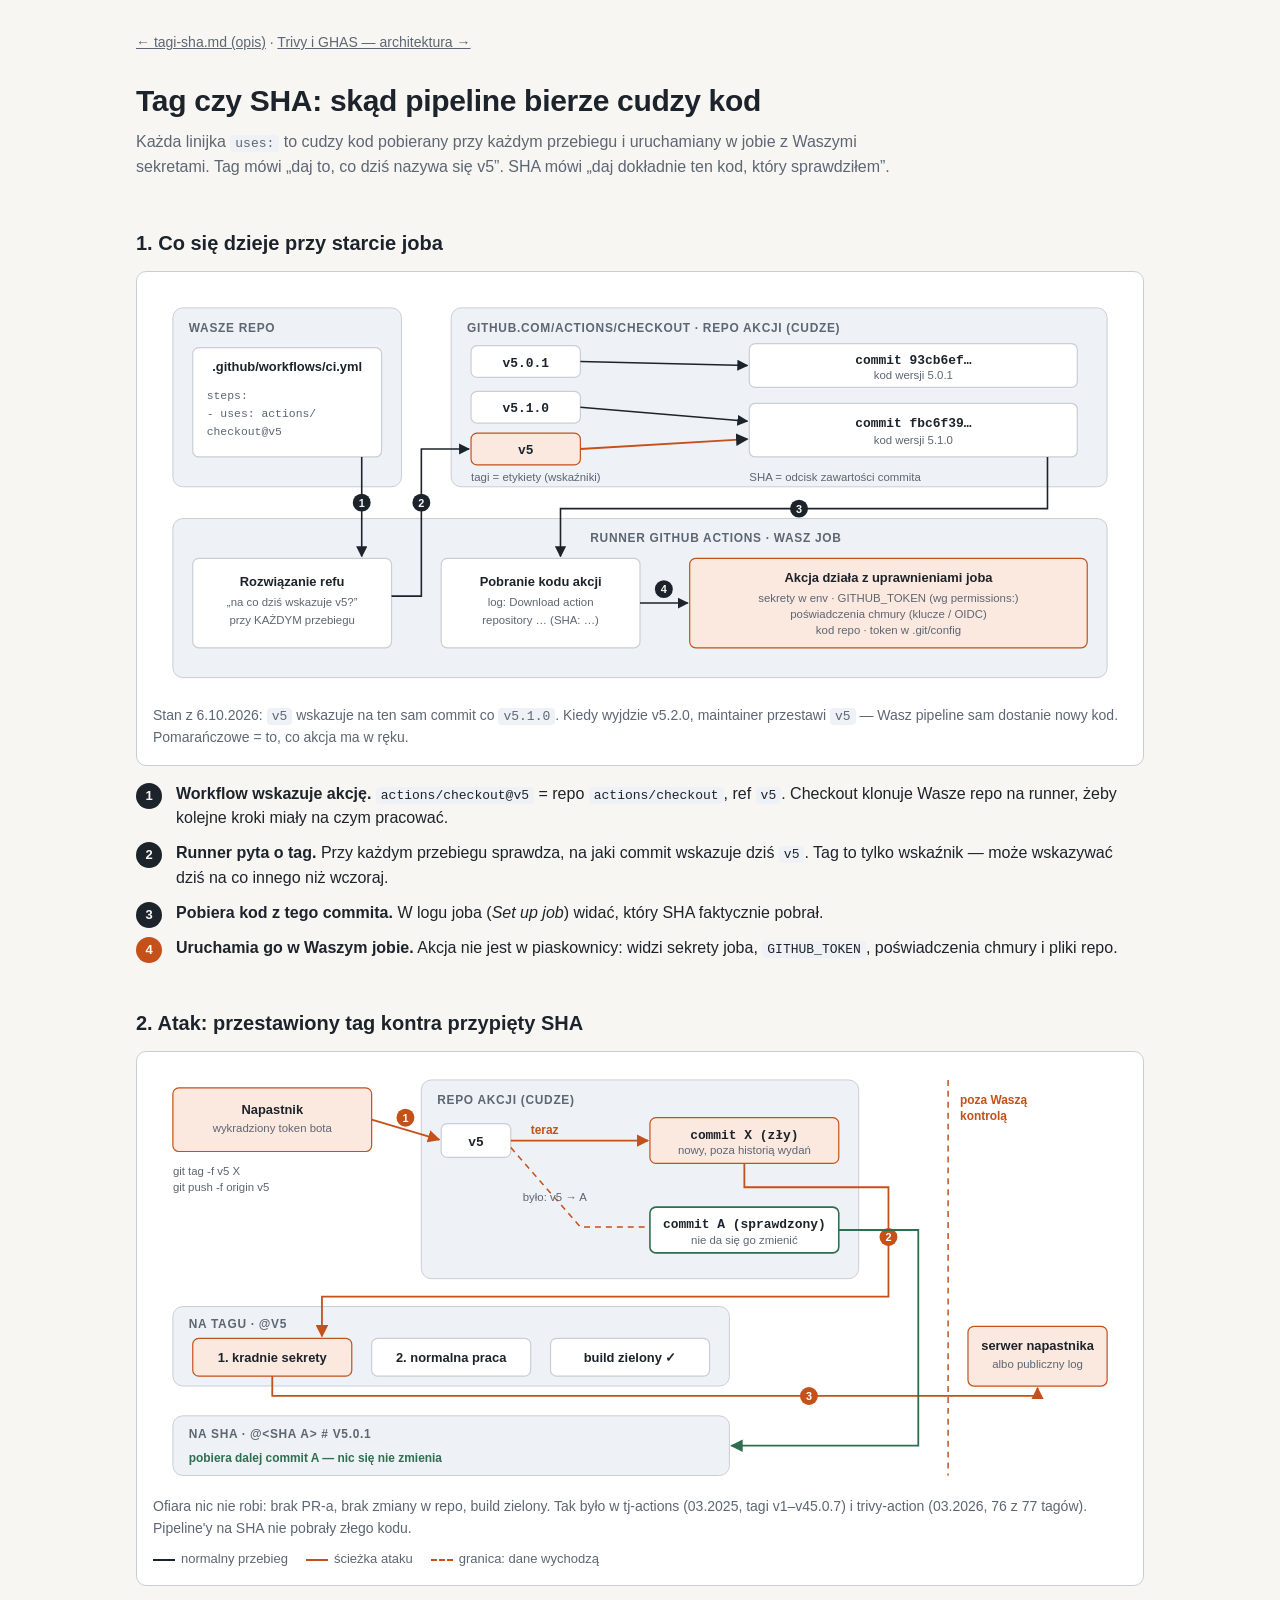
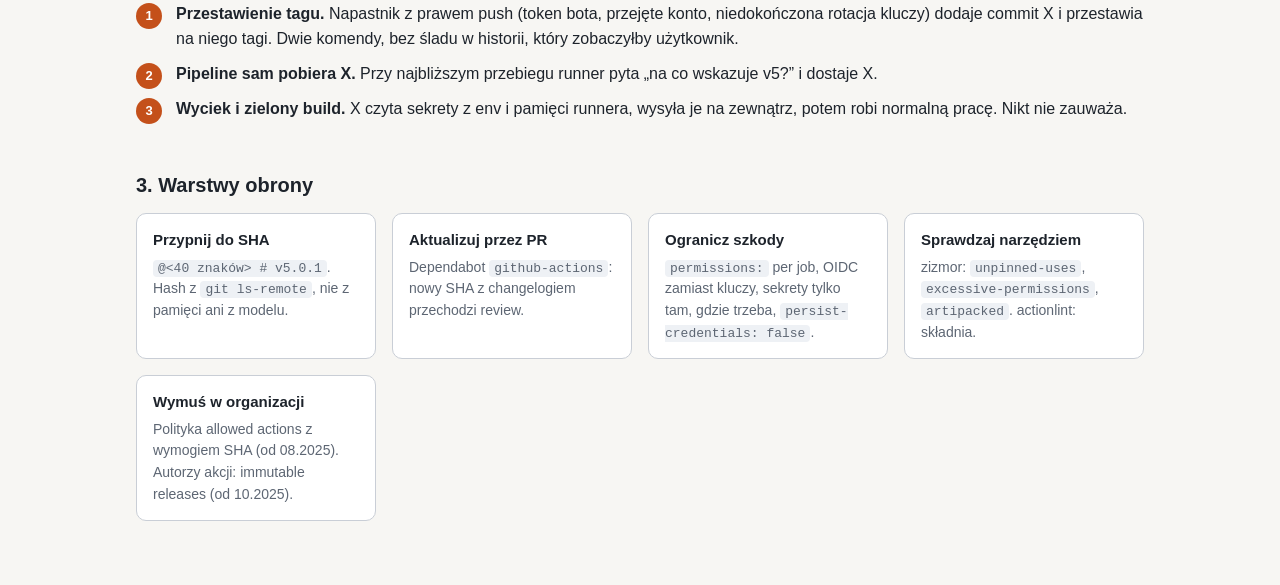
<file: docs/08-github-actions-tagi-sha/architektura.html>
<!doctype html>
<html lang="pl">
<head>
<meta charset="utf-8">
<meta name="viewport" content="width=device-width, initial-scale=1">
<title>Tag czy SHA</title>
<style>
  :root {
    --bg: #f7f6f3; --fg: #1d232b; --muted: #5d6673; --card: #ffffff; --border: #c9ced6;
    --zone: #eef1f5; --accent: #c4501a; --accent-soft: #fbe9df; --ok: #2f6f4f;
  }
  @media (prefers-color-scheme: dark) {
    :root:not([data-theme="light"]) {
      --bg: #14171c; --fg: #e6e8eb; --muted: #9aa3ad; --card: #1d2229; --border: #3a424d;
      --zone: #191d23; --accent: #ff8f57; --accent-soft: #3a2418; --ok: #7cc4a0;
    }
  }
  :root[data-theme="dark"] {
    --bg: #14171c; --fg: #e6e8eb; --muted: #9aa3ad; --card: #1d2229; --border: #3a424d;
    --zone: #191d23; --accent: #ff8f57; --accent-soft: #3a2418; --ok: #7cc4a0;
  }
  * { box-sizing: border-box; }
  body { margin: 0; background: var(--bg); color: var(--fg);
         font: 16px/1.55 -apple-system, BlinkMacSystemFont, "Segoe UI", Roboto, "Helvetica Neue", Arial, sans-serif; }
  main { max-width: 1040px; margin: 0 auto; padding: 32px 16px 64px; }
  nav { font-size: 14px; color: var(--muted); margin-bottom: 24px; }
  nav a { color: var(--muted); }
  h1 { font-size: 30px; margin: 0 0 6px; letter-spacing: -0.01em; }
  .lead { color: var(--muted); margin: 0 0 32px; max-width: 760px; }
  h2 { font-size: 20px; margin: 48px 0 12px; }
  figure { margin: 0; background: var(--card); border: 1px solid var(--border); border-radius: 10px; padding: 16px; }
  figure svg { width: 100%; height: auto; display: block; color: var(--fg); }
  figcaption { color: var(--muted); font-size: 14px; margin-top: 10px; }
  ol.steps { padding-left: 0; list-style: none; counter-reset: s; }
  ol.steps li { counter-increment: s; position: relative; padding-left: 40px; margin: 10px 0; }
  ol.steps li::before { content: counter(s); position: absolute; left: 0; top: 1px; width: 26px; height: 26px;
        border-radius: 50%; background: var(--fg); color: var(--bg); font-size: 13px; font-weight: 600;
        display: flex; align-items: center; justify-content: center; }
  ol.steps li.ai::before { background: var(--accent); color: #fff; }
  .grid { display: grid; grid-template-columns: repeat(auto-fit, minmax(200px, 1fr)); gap: 16px; }
  .card { background: var(--card); border: 1px solid var(--border); border-radius: 10px; padding: 14px 16px; }
  .card h3 { font-size: 15px; margin: 0 0 6px; }
  .card p { margin: 0; color: var(--muted); font-size: 14px; }
  code { font: 13px/1.4 ui-monospace, SFMono-Regular, Menlo, monospace; background: var(--zone); padding: 1px 5px; border-radius: 4px; }
  .legend { display: flex; flex-wrap: wrap; gap: 18px; font-size: 13px; color: var(--muted); margin-top: 10px; }
  .legend span::before { content: ""; display: inline-block; width: 22px; height: 0; border-top: 2px solid var(--fg); vertical-align: middle; margin-right: 6px; }
  .legend span.ai::before { border-top-color: var(--accent); }
  .legend span.zone::before { border-top: 2px dashed var(--accent); }
  /* SVG */
  .zone { fill: var(--zone); stroke: var(--border); }
  .box { fill: var(--card); stroke: var(--border); stroke-width: 1.2; }
  .box-ai { fill: var(--accent-soft); stroke: var(--accent); stroke-width: 1.2; }
  .t { fill: var(--fg); font-size: 13px; }
  .tb { fill: var(--fg); font-size: 13px; font-weight: 600; }
  .ts { fill: var(--muted); font-size: 11.5px; }
  .tz { fill: var(--muted); font-size: 12px; font-weight: 600; letter-spacing: 0.06em; text-transform: uppercase; }
  .ta { fill: var(--accent); font-size: 12px; font-weight: 600; }
  .ln { stroke: var(--fg); stroke-width: 1.6; fill: none; }
  .ln-ai { stroke: var(--accent); stroke-width: 1.8; fill: none; }
  .ln-b { stroke: var(--accent); stroke-width: 1.5; stroke-dasharray: 6 5; fill: none; }
  .mk { fill: var(--fg); } .mk-a { fill: var(--accent); }
  .num { fill: var(--fg); } .num-a { fill: var(--accent); }
  .numt { fill: var(--bg); font-size: 11px; font-weight: 700; }
  .numt-a { fill: #fff; font-size: 11px; font-weight: 700; }
  .box-ok { fill: var(--card); stroke: var(--ok); stroke-width: 1.6; }
  .to { fill: var(--ok); font-size: 12px; font-weight: 600; }
  .ln-ok { stroke: var(--ok); stroke-width: 1.8; fill: none; }
  .mk-o { fill: var(--ok); }
  .mono { font-family: ui-monospace, SFMono-Regular, Menlo, monospace; }
</style>
</head>
<body>
<main>
  <nav><a href="tagi-sha.md">← tagi-sha.md (opis)</a> · <a href="../12-security-trivy-ghas/architektura.html">Trivy i GHAS — architektura →</a></nav>
  <h1>Tag czy SHA: skąd pipeline bierze cudzy kod</h1>
  <p class="lead">Każda linijka <code>uses:</code> to cudzy kod pobierany przy każdym przebiegu i uruchamiany w jobie z Waszymi sekretami. Tag mówi „daj to, co dziś nazywa się v5”. SHA mówi „daj dokładnie ten kod, który sprawdziłem”.</p>

  <h2>1. Co się dzieje przy starcie joba</h2>
  <figure>
    <svg viewBox="0 0 980 410" role="img" aria-label="Workflow zawiera linię uses actions/checkout@v5. Runner przy starcie joba pyta GitHuba, na jaki commit wskazuje dziś tag v5, pobiera kod z tego commita i uruchamia go w jobie, który ma dostęp do sekretów, GITHUB_TOKEN, poświadczeń chmury i kodu repo. W repo akcji tag v5 i v5.1.0 wskazują na ten sam commit, a v5.0.1 na starszy.">
      <defs>
        <marker id="a1" viewBox="0 0 10 10" refX="9" refY="5" markerWidth="7" markerHeight="7" orient="auto-start-reverse"><path class="mk" d="M0,0 L10,5 L0,10 z"/></marker>
      </defs>

      <!-- Wasze repo -->
      <rect class="zone" x="20" y="20" width="230" height="180" rx="10"/>
      <text class="tz" x="36" y="44">Wasze repo</text>
      <rect class="box" x="40" y="60" width="190" height="110" rx="6"/>
      <text class="tb" x="135" y="84" text-anchor="middle">.github/workflows/ci.yml</text>
      <text class="ts mono" x="54" y="112">steps:</text>
      <text class="ts mono" x="54" y="130">  - uses: actions/</text>
      <text class="ts mono" x="54" y="148">      checkout@v5</text>

      <!-- Repo akcji -->
      <rect class="zone" x="300" y="20" width="660" height="180" rx="10"/>
      <text class="tz" x="316" y="44">github.com/actions/checkout · repo akcji (cudze)</text>
      <rect class="box" x="320" y="58" width="110" height="32" rx="6"/>
      <text class="tb mono" x="375" y="79" text-anchor="middle">v5.0.1</text>
      <rect class="box" x="320" y="104" width="110" height="32" rx="6"/>
      <text class="tb mono" x="375" y="125" text-anchor="middle">v5.1.0</text>
      <rect class="box-ai" x="320" y="146" width="110" height="32" rx="6"/>
      <text class="tb mono" x="375" y="167" text-anchor="middle">v5</text>
      <text class="ts" x="320" y="194">tagi = etykiety (wskaźniki)</text>

      <rect class="box" x="600" y="56" width="330" height="44" rx="6"/>
      <text class="tb mono" x="765" y="76" text-anchor="middle">commit 93cb6ef…</text>
      <text class="ts" x="765" y="92" text-anchor="middle">kod wersji 5.0.1</text>
      <rect class="box" x="600" y="116" width="330" height="54" rx="6"/>
      <text class="tb mono" x="765" y="140" text-anchor="middle">commit fbc6f39…</text>
      <text class="ts" x="765" y="157" text-anchor="middle">kod wersji 5.1.0</text>
      <text class="ts" x="600" y="194">SHA = odcisk zawartości commita</text>
      <line class="ln" x1="430" y1="74" x2="598" y2="78" marker-end="url(#a1)"/>
      <line class="ln" x1="430" y1="120" x2="598" y2="134" marker-end="url(#a1)"/>
      <line class="ln-ai" x1="430" y1="162" x2="598" y2="152" marker-end="url(#a1)"/>

      <!-- Runner -->
      <rect class="zone" x="20" y="232" width="940" height="160" rx="10"/>
      <text class="tz" x="440" y="256">Runner GitHub Actions · Wasz job</text>
      <rect class="box" x="40" y="272" width="200" height="90" rx="6"/>
      <text class="tb" x="140" y="300" text-anchor="middle">Rozwiązanie refu</text>
      <text class="ts" x="140" y="320" text-anchor="middle">„na co dziś wskazuje v5?”</text>
      <text class="ts" x="140" y="338" text-anchor="middle">przy KAŻDYM przebiegu</text>
      <rect class="box" x="290" y="272" width="200" height="90" rx="6"/>
      <text class="tb" x="390" y="300" text-anchor="middle">Pobranie kodu akcji</text>
      <text class="ts" x="390" y="320" text-anchor="middle">log: Download action</text>
      <text class="ts" x="390" y="338" text-anchor="middle">repository … (SHA: …)</text>
      <rect class="box-ai" x="540" y="272" width="400" height="90" rx="6"/>
      <text class="tb" x="740" y="296" text-anchor="middle">Akcja działa z uprawnieniami joba</text>
      <text class="ts" x="740" y="316" text-anchor="middle">sekrety w env · GITHUB_TOKEN (wg permissions:)</text>
      <text class="ts" x="740" y="332" text-anchor="middle">poświadczenia chmury (klucze / OIDC)</text>
      <text class="ts" x="740" y="348" text-anchor="middle">kod repo · token w .git/config</text>

      <line class="ln" x1="210" y1="170" x2="210" y2="270" marker-end="url(#a1)"/>
      <circle class="num" cx="210" cy="216" r="9"/><text class="numt" x="210" y="220" text-anchor="middle">1</text>
      <path class="ln" d="M240,310 L270,310 L270,162 L318,162" marker-end="url(#a1)"/>
      <circle class="num" cx="270" cy="216" r="9"/><text class="numt" x="270" y="220" text-anchor="middle">2</text>
      <path class="ln" d="M900,170 L900,222 L410,222 L410,270" marker-end="url(#a1)"/>
      <circle class="num" cx="650" cy="222" r="9"/><text class="numt" x="650" y="226" text-anchor="middle">3</text>
      <line class="ln" x1="490" y1="317" x2="538" y2="317" marker-end="url(#a1)"/>
      <circle class="num" cx="514" cy="303" r="9"/><text class="numt" x="514" y="307" text-anchor="middle">4</text>
    </svg>
    <figcaption>Stan z 6.10.2026: <code>v5</code> wskazuje na ten sam commit co <code>v5.1.0</code>. Kiedy wyjdzie v5.2.0, maintainer przestawi <code>v5</code> — Wasz pipeline sam dostanie nowy kod. Pomarańczowe = to, co akcja ma w ręku.</figcaption>
  </figure>

  <ol class="steps">
    <li><b>Workflow wskazuje akcję.</b> <code>actions/checkout@v5</code> = repo <code>actions/checkout</code>, ref <code>v5</code>. Checkout klonuje Wasze repo na runner, żeby kolejne kroki miały na czym pracować.</li>
    <li><b>Runner pyta o tag.</b> Przy każdym przebiegu sprawdza, na jaki commit wskazuje dziś <code>v5</code>. Tag to tylko wskaźnik — może wskazywać dziś na co innego niż wczoraj.</li>
    <li><b>Pobiera kod z tego commita.</b> W logu joba (<i>Set up job</i>) widać, który SHA faktycznie pobrał.</li>
    <li class="ai"><b>Uruchamia go w Waszym jobie.</b> Akcja nie jest w piaskownicy: widzi sekrety joba, <code>GITHUB_TOKEN</code>, poświadczenia chmury i pliki repo.</li>
  </ol>

  <h2>2. Atak: przestawiony tag kontra przypięty SHA</h2>
  <figure>
    <svg viewBox="0 0 980 420" role="img" aria-label="Napastnik przejmuje token maintainera akcji, dodaje złośliwy commit X i przestawia na niego tag v5. Workflow na tagu przy następnym przebiegu pobiera commit X, który kradnie sekrety, wysyła je na zewnątrz i robi normalną pracę, więc build jest zielony. Workflow przypięty do SHA nadal pobiera stary, sprawdzony commit i nic się nie dzieje.">
      <defs>
        <marker id="b1" viewBox="0 0 10 10" refX="9" refY="5" markerWidth="7" markerHeight="7" orient="auto-start-reverse"><path class="mk" d="M0,0 L10,5 L0,10 z"/></marker>
        <marker id="b1a" viewBox="0 0 10 10" refX="9" refY="5" markerWidth="7" markerHeight="7" orient="auto-start-reverse"><path class="mk-a" d="M0,0 L10,5 L0,10 z"/></marker>
        <marker id="b1o" viewBox="0 0 10 10" refX="9" refY="5" markerWidth="7" markerHeight="7" orient="auto-start-reverse"><path class="mk-o" d="M0,0 L10,5 L0,10 z"/></marker>
      </defs>

      <!-- Napastnik -->
      <rect class="box-ai" x="20" y="20" width="200" height="64" rx="6"/>
      <text class="tb" x="120" y="46" text-anchor="middle">Napastnik</text>
      <text class="ts" x="120" y="64" text-anchor="middle">wykradziony token bota</text>

      <!-- Repo akcji -->
      <rect class="zone" x="270" y="12" width="440" height="200" rx="10"/>
      <text class="tz" x="286" y="36">Repo akcji (cudze)</text>
      <rect class="box" x="290" y="56" width="70" height="34" rx="6"/>
      <text class="tb mono" x="325" y="78" text-anchor="middle">v5</text>
      <rect class="box-ai" x="500" y="50" width="190" height="46" rx="6"/>
      <text class="tb mono" x="595" y="71" text-anchor="middle">commit X (zły)</text>
      <text class="ts" x="595" y="87" text-anchor="middle">nowy, poza historią wydań</text>
      <rect class="box-ok" x="500" y="140" width="190" height="46" rx="6"/>
      <text class="tb mono" x="595" y="161" text-anchor="middle">commit A (sprawdzony)</text>
      <text class="ts" x="595" y="177" text-anchor="middle">nie da się go zmienić</text>
      <line class="ln-ai" x1="360" y1="73" x2="498" y2="73" marker-end="url(#b1a)"/>
      <path class="ln-b" d="M360,80 L430,160 L498,160" />
      <text class="ts" x="372" y="134">było: v5 → A</text>
      <text class="ta" x="380" y="66">teraz</text>

      <path class="ln-ai" d="M220,52 L288,72" marker-end="url(#b1a)"/>
      <circle class="num-a" cx="254" cy="50" r="9"/><text class="numt-a" x="254" y="54" text-anchor="middle">1</text>
      <text class="ts" x="20" y="108">git tag -f v5 X</text>
      <text class="ts" x="20" y="124">git push -f origin v5</text>

      <!-- Pipeline na tagu -->
      <rect class="zone" x="20" y="240" width="560" height="80" rx="10"/>
      <text class="tz" x="36" y="262">Na tagu · @v5</text>
      <rect class="box-ai" x="40" y="272" width="160" height="38" rx="6"/>
      <text class="tb" x="120" y="296" text-anchor="middle">1. kradnie sekrety</text>
      <rect class="box" x="220" y="272" width="160" height="38" rx="6"/>
      <text class="tb" x="300" y="296" text-anchor="middle">2. normalna praca</text>
      <rect class="box" x="400" y="272" width="160" height="38" rx="6"/>
      <text class="tb" x="480" y="296" text-anchor="middle">build zielony ✓</text>
      <path class="ln-ai" d="M595,96 L595,120 L740,120 L740,230 L170,230 L170,270" marker-end="url(#b1a)"/>
      <circle class="num-a" cx="740" cy="170" r="9"/><text class="numt-a" x="740" y="174" text-anchor="middle">2</text>

      <!-- Wyciek -->
      <line class="ln-b" x1="800" y1="12" x2="800" y2="410"/>
      <text class="ta" x="812" y="36">poza Waszą</text>
      <text class="ta" x="812" y="52">kontrolą</text>
      <rect class="box-ai" x="820" y="260" width="140" height="60" rx="6"/>
      <text class="tb" x="890" y="284" text-anchor="middle">serwer napastnika</text>
      <text class="ts" x="890" y="302" text-anchor="middle">albo publiczny log</text>
      <path class="ln-ai" d="M120,310 L120,330 L890,330 L890,322" marker-end="url(#b1a)"/>
      <circle class="num-a" cx="660" cy="330" r="9"/><text class="numt-a" x="660" y="334" text-anchor="middle">3</text>

      <!-- Pipeline na SHA -->
      <rect class="zone" x="20" y="350" width="560" height="60" rx="10"/>
      <text class="tz" x="36" y="372">Na SHA · @&lt;sha A&gt;  # v5.0.1</text>
      <text class="to" x="36" y="396">pobiera dalej commit A — nic się nie zmienia</text>
      <path class="ln-ok" d="M690,163 L770,163 L770,380 L582,380" marker-end="url(#b1o)"/>
    </svg>
    <figcaption>Ofiara nic nie robi: brak PR-a, brak zmiany w repo, build zielony. Tak było w tj-actions (03.2025, tagi v1–v45.0.7) i trivy-action (03.2026, 76 z 77 tagów). Pipeline'y na SHA nie pobrały złego kodu.</figcaption>
    <div class="legend"><span>normalny przebieg</span><span class="ai">ścieżka ataku</span><span class="zone">granica: dane wychodzą</span></div>
  </figure>

  <ol class="steps">
    <li class="ai"><b>Przestawienie tagu.</b> Napastnik z prawem push (token bota, przejęte konto, niedokończona rotacja kluczy) dodaje commit X i przestawia na niego tagi. Dwie komendy, bez śladu w historii, który zobaczyłby użytkownik.</li>
    <li class="ai"><b>Pipeline sam pobiera X.</b> Przy najbliższym przebiegu runner pyta „na co wskazuje v5?” i dostaje X.</li>
    <li class="ai"><b>Wyciek i zielony build.</b> X czyta sekrety z env i pamięci runnera, wysyła je na zewnątrz, potem robi normalną pracę. Nikt nie zauważa.</li>
  </ol>

  <h2>3. Warstwy obrony</h2>
  <div class="grid">
    <div class="card"><h3>Przypnij do SHA</h3><p><code>@&lt;40 znaków&gt;  # v5.0.1</code>. Hash z <code>git ls-remote</code>, nie z pamięci ani z modelu.</p></div>
    <div class="card"><h3>Aktualizuj przez PR</h3><p>Dependabot <code>github-actions</code>: nowy SHA z changelogiem przechodzi review.</p></div>
    <div class="card"><h3>Ogranicz szkody</h3><p><code>permissions:</code> per job, OIDC zamiast kluczy, sekrety tylko tam, gdzie trzeba, <code>persist-credentials: false</code>.</p></div>
    <div class="card"><h3>Sprawdzaj narzędziem</h3><p>zizmor: <code>unpinned-uses</code>, <code>excessive-permissions</code>, <code>artipacked</code>. actionlint: składnia.</p></div>
    <div class="card"><h3>Wymuś w organizacji</h3><p>Polityka allowed actions z wymogiem SHA (od 08.2025). Autorzy akcji: immutable releases (od 10.2025).</p></div>
  </div>
</main>
</body>
</html>
</file>
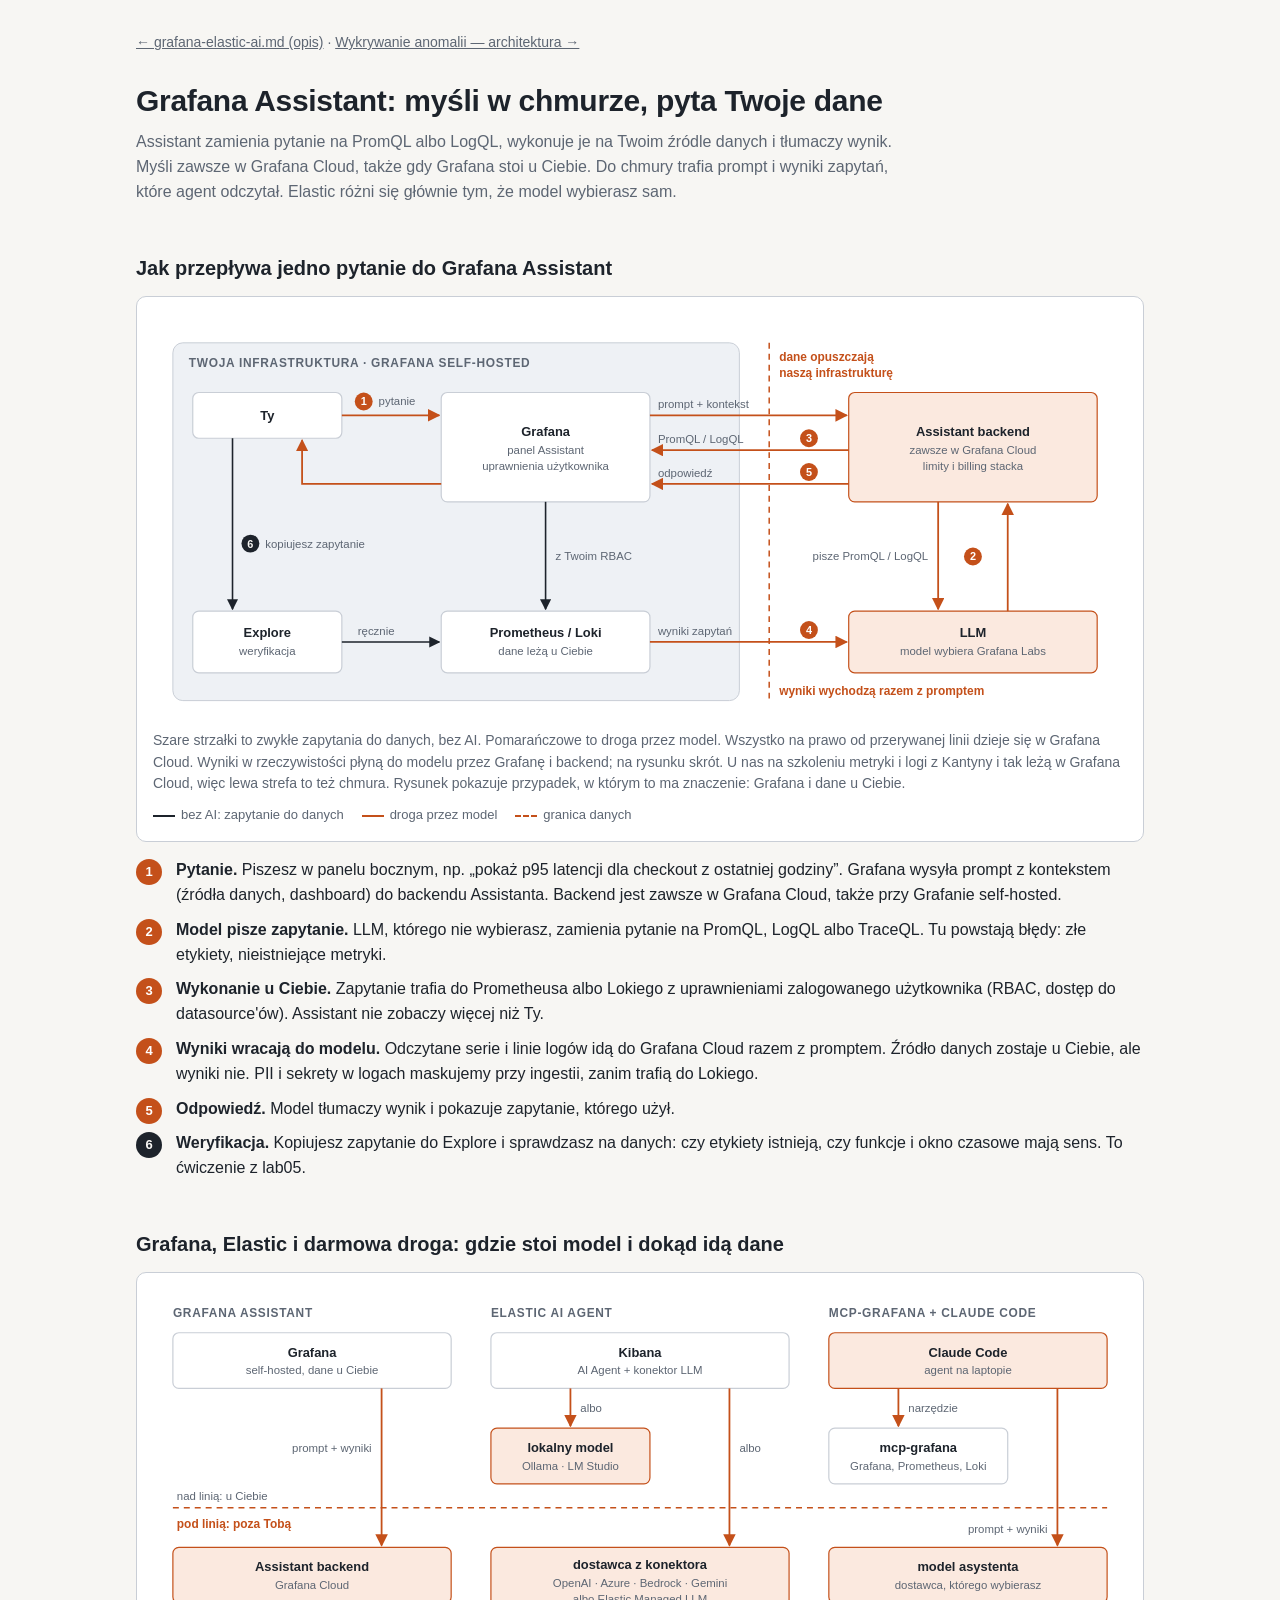
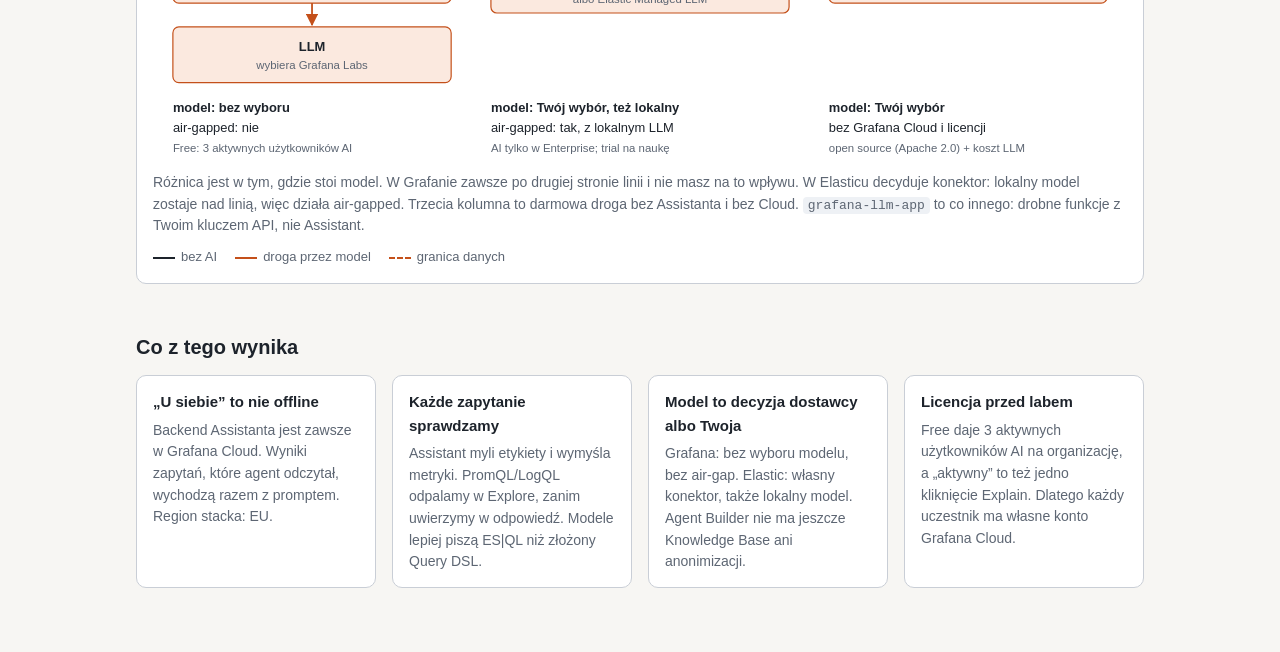
<file: docs/09-grafana-elastic-ai/architektura.html>
<!doctype html>
<html lang="pl">
<head>
<meta charset="utf-8">
<meta name="viewport" content="width=device-width, initial-scale=1">
<title>Grafana AI i Elastic AI — architektura</title>
<style>
  :root {
    --bg: #f7f6f3; --fg: #1d232b; --muted: #5d6673; --card: #ffffff; --border: #c9ced6;
    --zone: #eef1f5; --accent: #c4501a; --accent-soft: #fbe9df; --ok: #2f6f4f;
  }
  @media (prefers-color-scheme: dark) {
    :root:not([data-theme="light"]) {
      --bg: #14171c; --fg: #e6e8eb; --muted: #9aa3ad; --card: #1d2229; --border: #3a424d;
      --zone: #191d23; --accent: #ff8f57; --accent-soft: #3a2418; --ok: #7cc4a0;
    }
  }
  :root[data-theme="dark"] {
    --bg: #14171c; --fg: #e6e8eb; --muted: #9aa3ad; --card: #1d2229; --border: #3a424d;
    --zone: #191d23; --accent: #ff8f57; --accent-soft: #3a2418; --ok: #7cc4a0;
  }
  * { box-sizing: border-box; }
  body { margin: 0; background: var(--bg); color: var(--fg);
         font: 16px/1.55 -apple-system, BlinkMacSystemFont, "Segoe UI", Roboto, "Helvetica Neue", Arial, sans-serif; }
  main { max-width: 1040px; margin: 0 auto; padding: 32px 16px 64px; }
  nav { font-size: 14px; color: var(--muted); margin-bottom: 24px; }
  nav a { color: var(--muted); }
  h1 { font-size: 30px; margin: 0 0 6px; letter-spacing: -0.01em; }
  .lead { color: var(--muted); margin: 0 0 32px; max-width: 760px; }
  h2 { font-size: 20px; margin: 48px 0 12px; }
  figure { margin: 0; background: var(--card); border: 1px solid var(--border); border-radius: 10px; padding: 16px; }
  figure svg { width: 100%; height: auto; display: block; color: var(--fg); }
  figcaption { color: var(--muted); font-size: 14px; margin-top: 10px; }
  ol.steps { padding-left: 0; list-style: none; counter-reset: s; }
  ol.steps li { counter-increment: s; position: relative; padding-left: 40px; margin: 10px 0; }
  ol.steps li::before { content: counter(s); position: absolute; left: 0; top: 1px; width: 26px; height: 26px;
        border-radius: 50%; background: var(--fg); color: var(--bg); font-size: 13px; font-weight: 600;
        display: flex; align-items: center; justify-content: center; }
  ol.steps li.ai::before { background: var(--accent); color: #fff; }
  .grid { display: grid; grid-template-columns: repeat(auto-fit, minmax(200px, 1fr)); gap: 16px; }
  .card { background: var(--card); border: 1px solid var(--border); border-radius: 10px; padding: 14px 16px; }
  .card h3 { font-size: 15px; margin: 0 0 6px; }
  .card p { margin: 0; color: var(--muted); font-size: 14px; }
  code { font: 13px/1.4 ui-monospace, SFMono-Regular, Menlo, monospace; background: var(--zone); padding: 1px 5px; border-radius: 4px; }
  .legend { display: flex; flex-wrap: wrap; gap: 18px; font-size: 13px; color: var(--muted); margin-top: 10px; }
  .legend span::before { content: ""; display: inline-block; width: 22px; height: 0; border-top: 2px solid var(--fg); vertical-align: middle; margin-right: 6px; }
  .legend span.ai::before { border-top-color: var(--accent); }
  .legend span.zone::before { border-top: 2px dashed var(--accent); }
  /* SVG */
  .zone { fill: var(--zone); stroke: var(--border); }
  .box { fill: var(--card); stroke: var(--border); stroke-width: 1.2; }
  .box-ai { fill: var(--accent-soft); stroke: var(--accent); stroke-width: 1.2; }
  .t { fill: var(--fg); font-size: 13px; }
  .tb { fill: var(--fg); font-size: 13px; font-weight: 600; }
  .ts { fill: var(--muted); font-size: 11.5px; }
  .tz { fill: var(--muted); font-size: 12px; font-weight: 600; letter-spacing: 0.06em; text-transform: uppercase; }
  .ta { fill: var(--accent); font-size: 12px; font-weight: 600; }
  .ln { stroke: var(--fg); stroke-width: 1.6; fill: none; }
  .ln-ai { stroke: var(--accent); stroke-width: 1.8; fill: none; }
  .ln-b { stroke: var(--accent); stroke-width: 1.5; stroke-dasharray: 6 5; fill: none; }
  .mk { fill: var(--fg); } .mk-a { fill: var(--accent); }
  .num { fill: var(--fg); } .num-a { fill: var(--accent); }
  .numt { fill: var(--bg); font-size: 11px; font-weight: 700; }
  .numt-a { fill: #fff; font-size: 11px; font-weight: 700; }
</style>
</head>
<body>
<main>
  <nav><a href="grafana-elastic-ai.md">← grafana-elastic-ai.md (opis)</a> · <a href="../10-anomaly-detection/architektura.html">Wykrywanie anomalii — architektura →</a></nav>
  <h1>Grafana Assistant: myśli w chmurze, pyta Twoje dane</h1>
  <p class="lead">Assistant zamienia pytanie na PromQL albo LogQL, wykonuje je na Twoim źródle danych i tłumaczy wynik. Myśli zawsze w Grafana Cloud, także gdy Grafana stoi u Ciebie. Do chmury trafia prompt i wyniki zapytań, które agent odczytał. Elastic różni się głównie tym, że model wybierasz sam.</p>

  <h2>Jak przepływa jedno pytanie do Grafana Assistant</h2>
  <figure>
    <svg viewBox="0 0 980 410" role="img" aria-label="Pytanie z Grafany idzie do backendu Assistanta w Grafana Cloud, model pisze PromQL lub LogQL, Grafana wykonuje je na Prometheusie lub Lokim z uprawnieniami użytkownika, wyniki wracają do modelu razem z promptem, a odpowiedź do człowieka, który sprawdza zapytanie w Explore.">
      <defs>
        <marker id="g1" viewBox="0 0 10 10" refX="9" refY="5" markerWidth="7" markerHeight="7" orient="auto-start-reverse"><path class="mk" d="M0,0 L10,5 L0,10 z"/></marker>
        <marker id="g1a" viewBox="0 0 10 10" refX="9" refY="5" markerWidth="7" markerHeight="7" orient="auto-start-reverse"><path class="mk-a" d="M0,0 L10,5 L0,10 z"/></marker>
      </defs>

      <!-- Twoja infrastruktura -->
      <rect class="zone" x="20" y="30" width="570" height="360" rx="10"/>
      <text class="tz" x="36" y="54">Twoja infrastruktura · Grafana self-hosted</text>
      <rect class="box" x="40" y="80" width="150" height="46" rx="6"/>
      <text class="tb" x="115" y="108" text-anchor="middle">Ty</text>
      <rect class="box" x="290" y="80" width="210" height="110" rx="6"/>
      <text class="tb" x="395" y="124" text-anchor="middle">Grafana</text>
      <text class="ts" x="395" y="142" text-anchor="middle">panel Assistant</text>
      <text class="ts" x="395" y="158" text-anchor="middle">uprawnienia użytkownika</text>
      <rect class="box" x="40" y="300" width="150" height="62" rx="6"/>
      <text class="tb" x="115" y="326" text-anchor="middle">Explore</text>
      <text class="ts" x="115" y="344" text-anchor="middle">weryfikacja</text>
      <rect class="box" x="290" y="300" width="210" height="62" rx="6"/>
      <text class="tb" x="395" y="326" text-anchor="middle">Prometheus / Loki</text>
      <text class="ts" x="395" y="344" text-anchor="middle">dane leżą u Ciebie</text>

      <!-- Granica + Grafana Cloud -->
      <line class="ln-b" x1="620" y1="30" x2="620" y2="390"/>
      <text class="ta" x="630" y="48">dane opuszczają</text>
      <text class="ta" x="630" y="64">naszą infrastrukturę</text>
      <rect class="box-ai" x="700" y="80" width="250" height="110" rx="6"/>
      <text class="tb" x="825" y="124" text-anchor="middle">Assistant backend</text>
      <text class="ts" x="825" y="142" text-anchor="middle">zawsze w Grafana Cloud</text>
      <text class="ts" x="825" y="158" text-anchor="middle">limity i billing stacka</text>
      <rect class="box-ai" x="700" y="300" width="250" height="62" rx="6"/>
      <text class="tb" x="825" y="326" text-anchor="middle">LLM</text>
      <text class="ts" x="825" y="344" text-anchor="middle">model wybiera Grafana Labs</text>

      <!-- 1: pytanie -->
      <line class="ln-ai" x1="190" y1="103" x2="288" y2="103" marker-end="url(#g1a)"/>
      <circle class="num-a" cx="212" cy="89" r="9"/><text class="numt-a" x="212" y="93" text-anchor="middle">1</text>
      <text class="ts" x="227" y="93">pytanie</text>
      <line class="ln-ai" x1="500" y1="103" x2="698" y2="103" marker-end="url(#g1a)"/>
      <text class="ts" x="508" y="96">prompt + kontekst</text>
      <!-- 2: model pisze zapytanie -->
      <line class="ln-ai" x1="790" y1="190" x2="790" y2="298" marker-end="url(#g1a)"/>
      <line class="ln-ai" x1="860" y1="300" x2="860" y2="192" marker-end="url(#g1a)"/>
      <circle class="num-a" cx="825" cy="245" r="9"/><text class="numt-a" x="825" y="249" text-anchor="middle">2</text>
      <text class="ts" x="780" y="249" text-anchor="end">pisze PromQL / LogQL</text>
      <!-- 3: zapytanie wraca i jest wykonywane -->
      <line class="ln-ai" x1="700" y1="138" x2="502" y2="138" marker-end="url(#g1a)"/>
      <circle class="num-a" cx="660" cy="126" r="9"/><text class="numt-a" x="660" y="130" text-anchor="middle">3</text>
      <text class="ts" x="508" y="131">PromQL / LogQL</text>
      <line class="ln" x1="395" y1="190" x2="395" y2="298" marker-end="url(#g1)"/>
      <text class="ts" x="405" y="249">z Twoim RBAC</text>
      <!-- 4: wyniki do modelu -->
      <line class="ln-ai" x1="500" y1="331" x2="698" y2="331" marker-end="url(#g1a)"/>
      <circle class="num-a" cx="660" cy="319" r="9"/><text class="numt-a" x="660" y="323" text-anchor="middle">4</text>
      <text class="ts" x="508" y="324">wyniki zapytań</text>
      <text class="ta" x="630" y="384">wyniki wychodzą razem z promptem</text>
      <!-- 5: odpowiedź -->
      <line class="ln-ai" x1="700" y1="172" x2="502" y2="172" marker-end="url(#g1a)"/>
      <circle class="num-a" cx="660" cy="160" r="9"/><text class="numt-a" x="660" y="164" text-anchor="middle">5</text>
      <text class="ts" x="508" y="165">odpowiedź</text>
      <path class="ln-ai" d="M290,172 L150,172 L150,128" marker-end="url(#g1a)"/>
      <!-- 6: weryfikacja -->
      <line class="ln" x1="80" y1="126" x2="80" y2="298" marker-end="url(#g1)"/>
      <circle class="num" cx="98" cy="232" r="9"/><text class="numt" x="98" y="236" text-anchor="middle">6</text>
      <text class="ts" x="113" y="236">kopiujesz zapytanie</text>
      <line class="ln" x1="190" y1="331" x2="288" y2="331" marker-end="url(#g1)"/>
      <text class="ts" x="206" y="324">ręcznie</text>
    </svg>
    <figcaption>Szare strzałki to zwykłe zapytania do danych, bez AI. Pomarańczowe to droga przez model. Wszystko na prawo od przerywanej linii dzieje się w Grafana Cloud. Wyniki w rzeczywistości płyną do modelu przez Grafanę i backend; na rysunku skrót. U nas na szkoleniu metryki i logi z Kantyny i tak leżą w Grafana Cloud, więc lewa strefa to też chmura. Rysunek pokazuje przypadek, w którym to ma znaczenie: Grafana i dane u Ciebie.</figcaption>
    <div class="legend"><span>bez AI: zapytanie do danych</span><span class="ai">droga przez model</span><span class="zone">granica danych</span></div>
  </figure>

  <ol class="steps">
    <li class="ai"><b>Pytanie.</b> Piszesz w panelu bocznym, np. „pokaż p95 latencji dla checkout z ostatniej godziny”. Grafana wysyła prompt z kontekstem (źródła danych, dashboard) do backendu Assistanta. Backend jest zawsze w Grafana Cloud, także przy Grafanie self-hosted.</li>
    <li class="ai"><b>Model pisze zapytanie.</b> LLM, którego nie wybierasz, zamienia pytanie na PromQL, LogQL albo TraceQL. Tu powstają błędy: złe etykiety, nieistniejące metryki.</li>
    <li class="ai"><b>Wykonanie u Ciebie.</b> Zapytanie trafia do Prometheusa albo Lokiego z uprawnieniami zalogowanego użytkownika (RBAC, dostęp do datasource'ów). Assistant nie zobaczy więcej niż Ty.</li>
    <li class="ai"><b>Wyniki wracają do modelu.</b> Odczytane serie i linie logów idą do Grafana Cloud razem z promptem. Źródło danych zostaje u Ciebie, ale wyniki nie. PII i sekrety w logach maskujemy przy ingestii, zanim trafią do Lokiego.</li>
    <li class="ai"><b>Odpowiedź.</b> Model tłumaczy wynik i pokazuje zapytanie, którego użył.</li>
    <li><b>Weryfikacja.</b> Kopiujesz zapytanie do Explore i sprawdzasz na danych: czy etykiety istnieją, czy funkcje i okno czasowe mają sens. To ćwiczenie z lab05.</li>
  </ol>

  <h2>Grafana, Elastic i darmowa droga: gdzie stoi model i dokąd idą dane</h2>
  <figure>
    <svg viewBox="0 0 980 476" role="img" aria-label="Grafana Assistant zawsze wysyła prompt i wyniki do Grafana Cloud i modelu wybranego przez Grafana Labs. Elastic AI Agent wysyła je przez konektor do dostawcy, którego wybierasz, albo do lokalnego modelu, który nie opuszcza infrastruktury. mcp-grafana z Claude Code czyta Grafanę lokalnie, a do modelu asystenta wysyła wyniki narzędzi.">
      <defs>
        <marker id="g2" viewBox="0 0 10 10" refX="9" refY="5" markerWidth="7" markerHeight="7" orient="auto-start-reverse"><path class="mk" d="M0,0 L10,5 L0,10 z"/></marker>
        <marker id="g2a" viewBox="0 0 10 10" refX="9" refY="5" markerWidth="7" markerHeight="7" orient="auto-start-reverse"><path class="mk-a" d="M0,0 L10,5 L0,10 z"/></marker>
      </defs>
      <text class="tz" x="20" y="28">Grafana Assistant</text>
      <text class="tz" x="340" y="28">Elastic AI Agent</text>
      <text class="tz" x="680" y="28">mcp-grafana + Claude Code</text>

      <!-- granica -->
      <line class="ln-b" x1="20" y1="220" x2="960" y2="220"/>
      <text class="ts" x="24" y="212">nad linią: u Ciebie</text>
      <text class="ta" x="24" y="240">pod linią: poza Tobą</text>

      <!-- Grafana -->
      <rect class="box" x="20" y="44" width="280" height="56" rx="6"/>
      <text class="tb" x="160" y="68" text-anchor="middle">Grafana</text>
      <text class="ts" x="160" y="86" text-anchor="middle">self-hosted, dane u Ciebie</text>
      <line class="ln-ai" x1="230" y1="100" x2="230" y2="258" marker-end="url(#g2a)"/>
      <text class="ts" x="220" y="164" text-anchor="end">prompt + wyniki</text>
      <rect class="box-ai" x="20" y="260" width="280" height="56" rx="6"/>
      <text class="tb" x="160" y="284" text-anchor="middle">Assistant backend</text>
      <text class="ts" x="160" y="302" text-anchor="middle">Grafana Cloud</text>
      <line class="ln-ai" x1="160" y1="316" x2="160" y2="338" marker-end="url(#g2a)"/>
      <rect class="box-ai" x="20" y="340" width="280" height="56" rx="6"/>
      <text class="tb" x="160" y="364" text-anchor="middle">LLM</text>
      <text class="ts" x="160" y="382" text-anchor="middle">wybiera Grafana Labs</text>

      <!-- Elastic -->
      <rect class="box" x="340" y="44" width="300" height="56" rx="6"/>
      <text class="tb" x="490" y="68" text-anchor="middle">Kibana</text>
      <text class="ts" x="490" y="86" text-anchor="middle">AI Agent + konektor LLM</text>
      <line class="ln-ai" x1="420" y1="100" x2="420" y2="138" marker-end="url(#g2a)"/>
      <text class="ts" x="430" y="124">albo</text>
      <rect class="box-ai" x="340" y="140" width="160" height="56" rx="6"/>
      <text class="tb" x="420" y="164" text-anchor="middle">lokalny model</text>
      <text class="ts" x="420" y="182" text-anchor="middle">Ollama · LM Studio</text>
      <line class="ln-ai" x1="580" y1="100" x2="580" y2="258" marker-end="url(#g2a)"/>
      <text class="ts" x="590" y="164">albo</text>
      <rect class="box-ai" x="340" y="260" width="300" height="66" rx="6"/>
      <text class="tb" x="490" y="282" text-anchor="middle">dostawca z konektora</text>
      <text class="ts" x="490" y="300" text-anchor="middle">OpenAI · Azure · Bedrock · Gemini</text>
      <text class="ts" x="490" y="316" text-anchor="middle">albo Elastic Managed LLM</text>

      <!-- mcp-grafana -->
      <rect class="box-ai" x="680" y="44" width="280" height="56" rx="6"/>
      <text class="tb" x="820" y="68" text-anchor="middle">Claude Code</text>
      <text class="ts" x="820" y="86" text-anchor="middle">agent na laptopie</text>
      <line class="ln-ai" x1="750" y1="100" x2="750" y2="138" marker-end="url(#g2a)"/>
      <text class="ts" x="760" y="124">narzędzie</text>
      <rect class="box" x="680" y="140" width="180" height="56" rx="6"/>
      <text class="tb" x="770" y="164" text-anchor="middle">mcp-grafana</text>
      <text class="ts" x="770" y="182" text-anchor="middle">Grafana, Prometheus, Loki</text>
      <line class="ln-ai" x1="910" y1="100" x2="910" y2="258" marker-end="url(#g2a)"/>
      <text class="ts" x="900" y="246" text-anchor="end">prompt + wyniki</text>
      <rect class="box-ai" x="680" y="260" width="280" height="56" rx="6"/>
      <text class="tb" x="820" y="284" text-anchor="middle">model asystenta</text>
      <text class="ts" x="820" y="302" text-anchor="middle">dostawca, którego wybierasz</text>

      <!-- wnioski -->
      <text class="tb" x="20" y="426">model: bez wyboru</text>
      <text class="t" x="20" y="446">air-gapped: nie</text>
      <text class="ts" x="20" y="466">Free: 3 aktywnych użytkowników AI</text>
      <text class="tb" x="340" y="426">model: Twój wybór, też lokalny</text>
      <text class="t" x="340" y="446">air-gapped: tak, z lokalnym LLM</text>
      <text class="ts" x="340" y="466">AI tylko w Enterprise; trial na naukę</text>
      <text class="tb" x="680" y="426">model: Twój wybór</text>
      <text class="t" x="680" y="446">bez Grafana Cloud i licencji</text>
      <text class="ts" x="680" y="466">open source (Apache 2.0) + koszt LLM</text>
    </svg>
    <figcaption>Różnica jest w tym, gdzie stoi model. W Grafanie zawsze po drugiej stronie linii i nie masz na to wpływu. W Elasticu decyduje konektor: lokalny model zostaje nad linią, więc działa air-gapped. Trzecia kolumna to darmowa droga bez Assistanta i bez Cloud. <code>grafana-llm-app</code> to co innego: drobne funkcje z Twoim kluczem API, nie Assistant.</figcaption>
    <div class="legend"><span>bez AI</span><span class="ai">droga przez model</span><span class="zone">granica danych</span></div>
  </figure>

  <h2>Co z tego wynika</h2>
  <div class="grid">
    <div class="card"><h3>„U siebie” to nie offline</h3><p>Backend Assistanta jest zawsze w Grafana Cloud. Wyniki zapytań, które agent odczytał, wychodzą razem z promptem. Region stacka: EU.</p></div>
    <div class="card"><h3>Każde zapytanie sprawdzamy</h3><p>Assistant myli etykiety i wymyśla metryki. PromQL/LogQL odpalamy w Explore, zanim uwierzymy w odpowiedź. Modele lepiej piszą ES|QL niż złożony Query DSL.</p></div>
    <div class="card"><h3>Model to decyzja dostawcy albo Twoja</h3><p>Grafana: bez wyboru modelu, bez air-gap. Elastic: własny konektor, także lokalny model. Agent Builder nie ma jeszcze Knowledge Base ani anonimizacji.</p></div>
    <div class="card"><h3>Licencja przed labem</h3><p>Free daje 3 aktywnych użytkowników AI na organizację, a „aktywny” to też jedno kliknięcie Explain. Dlatego każdy uczestnik ma własne konto Grafana Cloud.</p></div>
  </div>
</main>
</body>
</html>
</file>
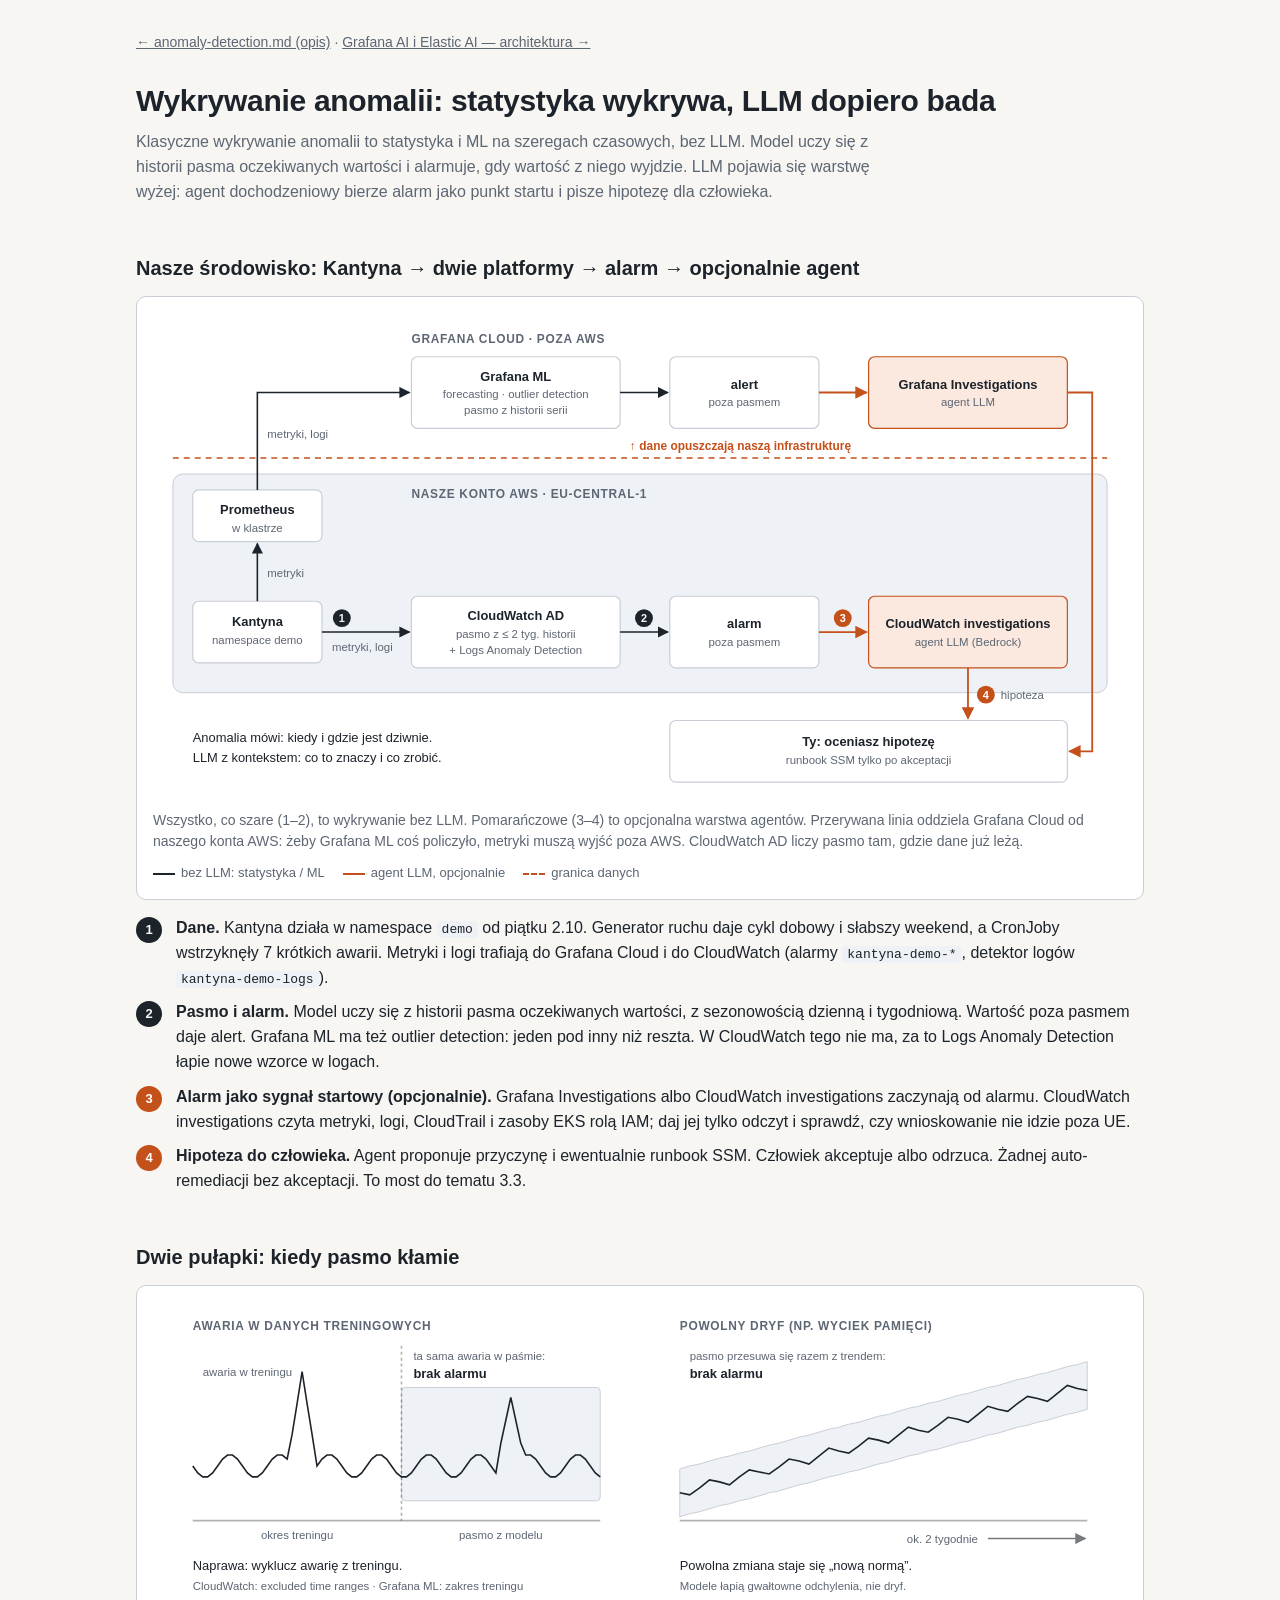
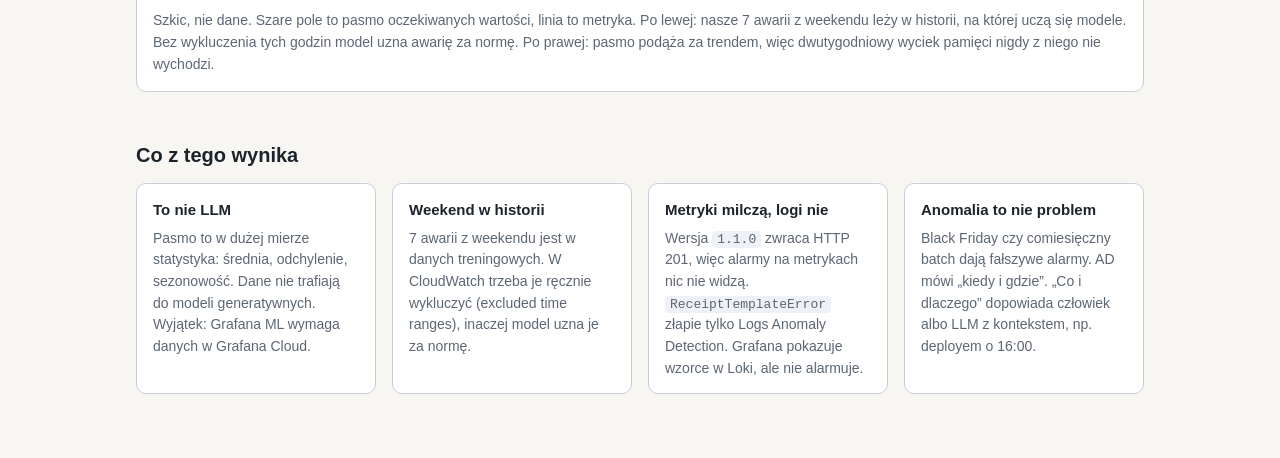
<file: docs/10-anomaly-detection/architektura.html>
<!doctype html>
<html lang="pl">
<head>
<meta charset="utf-8">
<meta name="viewport" content="width=device-width, initial-scale=1">
<title>Wykrywanie anomalii — architektura</title>
<style>
  :root {
    --bg: #f7f6f3; --fg: #1d232b; --muted: #5d6673; --card: #ffffff; --border: #c9ced6;
    --zone: #eef1f5; --accent: #c4501a; --accent-soft: #fbe9df; --ok: #2f6f4f;
  }
  @media (prefers-color-scheme: dark) {
    :root:not([data-theme="light"]) {
      --bg: #14171c; --fg: #e6e8eb; --muted: #9aa3ad; --card: #1d2229; --border: #3a424d;
      --zone: #191d23; --accent: #ff8f57; --accent-soft: #3a2418; --ok: #7cc4a0;
    }
  }
  :root[data-theme="dark"] {
    --bg: #14171c; --fg: #e6e8eb; --muted: #9aa3ad; --card: #1d2229; --border: #3a424d;
    --zone: #191d23; --accent: #ff8f57; --accent-soft: #3a2418; --ok: #7cc4a0;
  }
  * { box-sizing: border-box; }
  body { margin: 0; background: var(--bg); color: var(--fg);
         font: 16px/1.55 -apple-system, BlinkMacSystemFont, "Segoe UI", Roboto, "Helvetica Neue", Arial, sans-serif; }
  main { max-width: 1040px; margin: 0 auto; padding: 32px 16px 64px; }
  nav { font-size: 14px; color: var(--muted); margin-bottom: 24px; }
  nav a { color: var(--muted); }
  h1 { font-size: 30px; margin: 0 0 6px; letter-spacing: -0.01em; }
  .lead { color: var(--muted); margin: 0 0 32px; max-width: 760px; }
  h2 { font-size: 20px; margin: 48px 0 12px; }
  figure { margin: 0; background: var(--card); border: 1px solid var(--border); border-radius: 10px; padding: 16px; }
  figure svg { width: 100%; height: auto; display: block; color: var(--fg); }
  figcaption { color: var(--muted); font-size: 14px; margin-top: 10px; }
  ol.steps { padding-left: 0; list-style: none; counter-reset: s; }
  ol.steps li { counter-increment: s; position: relative; padding-left: 40px; margin: 10px 0; }
  ol.steps li::before { content: counter(s); position: absolute; left: 0; top: 1px; width: 26px; height: 26px;
        border-radius: 50%; background: var(--fg); color: var(--bg); font-size: 13px; font-weight: 600;
        display: flex; align-items: center; justify-content: center; }
  ol.steps li.ai::before { background: var(--accent); color: #fff; }
  .grid { display: grid; grid-template-columns: repeat(auto-fit, minmax(200px, 1fr)); gap: 16px; }
  .card { background: var(--card); border: 1px solid var(--border); border-radius: 10px; padding: 14px 16px; }
  .card h3 { font-size: 15px; margin: 0 0 6px; }
  .card p { margin: 0; color: var(--muted); font-size: 14px; }
  code { font: 13px/1.4 ui-monospace, SFMono-Regular, Menlo, monospace; background: var(--zone); padding: 1px 5px; border-radius: 4px; }
  .legend { display: flex; flex-wrap: wrap; gap: 18px; font-size: 13px; color: var(--muted); margin-top: 10px; }
  .legend span::before { content: ""; display: inline-block; width: 22px; height: 0; border-top: 2px solid var(--fg); vertical-align: middle; margin-right: 6px; }
  .legend span.ai::before { border-top-color: var(--accent); }
  .legend span.zone::before { border-top: 2px dashed var(--accent); }
  /* SVG */
  .zone { fill: var(--zone); stroke: var(--border); }
  .box { fill: var(--card); stroke: var(--border); stroke-width: 1.2; }
  .box-ai { fill: var(--accent-soft); stroke: var(--accent); stroke-width: 1.2; }
  .t { fill: var(--fg); font-size: 13px; }
  .tb { fill: var(--fg); font-size: 13px; font-weight: 600; }
  .ts { fill: var(--muted); font-size: 11.5px; }
  .tz { fill: var(--muted); font-size: 12px; font-weight: 600; letter-spacing: 0.06em; text-transform: uppercase; }
  .ta { fill: var(--accent); font-size: 12px; font-weight: 600; }
  .ln { stroke: var(--fg); stroke-width: 1.6; fill: none; }
  .ln-ai { stroke: var(--accent); stroke-width: 1.8; fill: none; }
  .ln-b { stroke: var(--accent); stroke-width: 1.5; stroke-dasharray: 6 5; fill: none; }
  .mk { fill: var(--fg); } .mk-a { fill: var(--accent); }
  .num { fill: var(--fg); } .num-a { fill: var(--accent); }
  .numt { fill: var(--bg); font-size: 11px; font-weight: 700; }
  .numt-a { fill: #fff; font-size: 11px; font-weight: 700; }
</style>
</head>
<body>
<main>
  <nav><a href="anomaly-detection.md">← anomaly-detection.md (opis)</a> · <a href="../09-grafana-elastic-ai/architektura.html">Grafana AI i Elastic AI — architektura →</a></nav>
  <h1>Wykrywanie anomalii: statystyka wykrywa, LLM dopiero bada</h1>
  <p class="lead">Klasyczne wykrywanie anomalii to statystyka i ML na szeregach czasowych, bez LLM. Model uczy się z historii pasma oczekiwanych wartości i alarmuje, gdy wartość z niego wyjdzie. LLM pojawia się warstwę wyżej: agent dochodzeniowy bierze alarm jako punkt startu i pisze hipotezę dla człowieka.</p>

  <h2>Nasze środowisko: Kantyna → dwie platformy → alarm → opcjonalnie agent</h2>
  <figure>
    <svg viewBox="0 0 980 490" role="img" aria-label="Metryki i logi z Kantyny trafiają do Grafana Cloud, czyli poza AWS, oraz do CloudWatch w naszym koncie AWS. W obu miejscach model statystyczny bez LLM uczy się pasma z historii i podnosi alarm, gdy wartość z niego wyjdzie. Opcjonalnie alarm uruchamia agenta LLM, który przekazuje hipotezę człowiekowi.">
      <defs>
        <marker id="d1" viewBox="0 0 10 10" refX="9" refY="5" markerWidth="7" markerHeight="7" orient="auto-start-reverse"><path class="mk" d="M0,0 L10,5 L0,10 z"/></marker>
        <marker id="d1a" viewBox="0 0 10 10" refX="9" refY="5" markerWidth="7" markerHeight="7" orient="auto-start-reverse"><path class="mk-a" d="M0,0 L10,5 L0,10 z"/></marker>
      </defs>

      <!-- Grafana Cloud (poza AWS) -->
      <text class="tz" x="260" y="30">Grafana Cloud · poza AWS</text>
      <rect class="box" x="260" y="44" width="210" height="72" rx="6"/>
      <text class="tb" x="365" y="68" text-anchor="middle">Grafana ML</text>
      <text class="ts" x="365" y="86" text-anchor="middle">forecasting · outlier detection</text>
      <text class="ts" x="365" y="102" text-anchor="middle">pasmo z historii serii</text>
      <rect class="box" x="520" y="44" width="150" height="72" rx="6"/>
      <text class="tb" x="595" y="76" text-anchor="middle">alert</text>
      <text class="ts" x="595" y="94" text-anchor="middle">poza pasmem</text>
      <rect class="box-ai" x="720" y="44" width="200" height="72" rx="6"/>
      <text class="tb" x="820" y="76" text-anchor="middle">Grafana Investigations</text>
      <text class="ts" x="820" y="94" text-anchor="middle">agent LLM</text>
      <line class="ln" x1="470" y1="80" x2="518" y2="80" marker-end="url(#d1)"/>
      <line class="ln-ai" x1="670" y1="80" x2="718" y2="80" marker-end="url(#d1a)"/>

      <!-- granica -->
      <line class="ln-b" x1="20" y1="146" x2="960" y2="146"/>
      <text class="ta" x="480" y="138">↑ dane opuszczają naszą infrastrukturę</text>

      <!-- AWS -->
      <rect class="zone" x="20" y="162" width="940" height="220" rx="10"/>
      <text class="tz" x="260" y="186">Nasze konto AWS · eu-central-1</text>
      <rect class="box" x="40" y="178" width="130" height="52" rx="6"/>
      <text class="tb" x="105" y="202" text-anchor="middle">Prometheus</text>
      <text class="ts" x="105" y="220" text-anchor="middle">w klastrze</text>
      <rect class="box" x="40" y="290" width="130" height="62" rx="6"/>
      <text class="tb" x="105" y="315" text-anchor="middle">Kantyna</text>
      <text class="ts" x="105" y="333" text-anchor="middle">namespace demo</text>
      <line class="ln" x1="105" y1="290" x2="105" y2="232" marker-end="url(#d1)"/>
      <text class="ts" x="115" y="266">metryki</text>
      <path class="ln" d="M105,178 L105,80 L258,80" marker-end="url(#d1)"/>
      <text class="ts" x="115" y="126">metryki, logi</text>

      <rect class="box" x="260" y="285" width="210" height="72" rx="6"/>
      <text class="tb" x="365" y="309" text-anchor="middle">CloudWatch AD</text>
      <text class="ts" x="365" y="327" text-anchor="middle">pasmo z ≤ 2 tyg. historii</text>
      <text class="ts" x="365" y="343" text-anchor="middle">+ Logs Anomaly Detection</text>
      <rect class="box" x="520" y="285" width="150" height="72" rx="6"/>
      <text class="tb" x="595" y="317" text-anchor="middle">alarm</text>
      <text class="ts" x="595" y="335" text-anchor="middle">poza pasmem</text>
      <rect class="box-ai" x="720" y="285" width="200" height="72" rx="6"/>
      <text class="tb" x="820" y="317" text-anchor="middle">CloudWatch investigations</text>
      <text class="ts" x="820" y="335" text-anchor="middle">agent LLM (Bedrock)</text>

      <!-- 1: dane -->
      <line class="ln" x1="170" y1="321" x2="258" y2="321" marker-end="url(#d1)"/>
      <circle class="num" cx="190" cy="307" r="9"/><text class="numt" x="190" y="311" text-anchor="middle">1</text>
      <text class="ts" x="180" y="340">metryki, logi</text>
      <!-- 2: pasmo -> alarm -->
      <line class="ln" x1="470" y1="321" x2="518" y2="321" marker-end="url(#d1)"/>
      <circle class="num" cx="494" cy="307" r="9"/><text class="numt" x="494" y="311" text-anchor="middle">2</text>
      <!-- 3: alarm -> agent -->
      <line class="ln-ai" x1="670" y1="321" x2="718" y2="321" marker-end="url(#d1a)"/>
      <circle class="num-a" cx="694" cy="307" r="9"/><text class="numt-a" x="694" y="311" text-anchor="middle">3</text>
      <!-- 4: hipoteza -> człowiek -->
      <line class="ln-ai" x1="820" y1="357" x2="820" y2="408" marker-end="url(#d1a)"/>
      <circle class="num-a" cx="838" cy="384" r="9"/><text class="numt-a" x="838" y="388" text-anchor="middle">4</text>
      <text class="ts" x="853" y="388">hipoteza</text>
      <path class="ln-ai" d="M920,80 L945,80 L945,441 L922,441" marker-end="url(#d1a)"/>
      <rect class="box" x="520" y="410" width="400" height="62" rx="6"/>
      <text class="tb" x="720" y="436" text-anchor="middle">Ty: oceniasz hipotezę</text>
      <text class="ts" x="720" y="454" text-anchor="middle">runbook SSM tylko po akceptacji</text>

      <text class="t" x="40" y="432">Anomalia mówi: kiedy i gdzie jest dziwnie.</text>
      <text class="t" x="40" y="452">LLM z kontekstem: co to znaczy i co zrobić.</text>
    </svg>
    <figcaption>Wszystko, co szare (1–2), to wykrywanie bez LLM. Pomarańczowe (3–4) to opcjonalna warstwa agentów. Przerywana linia oddziela Grafana Cloud od naszego konta AWS: żeby Grafana ML coś policzyło, metryki muszą wyjść poza AWS. CloudWatch AD liczy pasmo tam, gdzie dane już leżą.</figcaption>
    <div class="legend"><span>bez LLM: statystyka / ML</span><span class="ai">agent LLM, opcjonalnie</span><span class="zone">granica danych</span></div>
  </figure>

  <ol class="steps">
    <li><b>Dane.</b> Kantyna działa w namespace <code>demo</code> od piątku 2.10. Generator ruchu daje cykl dobowy i słabszy weekend, a CronJoby wstrzyknęły 7 krótkich awarii. Metryki i logi trafiają do Grafana Cloud i do CloudWatch (alarmy <code>kantyna-demo-*</code>, detektor logów <code>kantyna-demo-logs</code>).</li>
    <li><b>Pasmo i alarm.</b> Model uczy się z historii pasma oczekiwanych wartości, z sezonowością dzienną i tygodniową. Wartość poza pasmem daje alert. Grafana ML ma też outlier detection: jeden pod inny niż reszta. W CloudWatch tego nie ma, za to Logs Anomaly Detection łapie nowe wzorce w logach.</li>
    <li class="ai"><b>Alarm jako sygnał startowy (opcjonalnie).</b> Grafana Investigations albo CloudWatch investigations zaczynają od alarmu. CloudWatch investigations czyta metryki, logi, CloudTrail i zasoby EKS rolą IAM; daj jej tylko odczyt i sprawdź, czy wnioskowanie nie idzie poza UE.</li>
    <li class="ai"><b>Hipoteza do człowieka.</b> Agent proponuje przyczynę i ewentualnie runbook SSM. Człowiek akceptuje albo odrzuca. Żadnej auto-remediacji bez akceptacji. To most do tematu 3.3.</li>
  </ol>

  <h2>Dwie pułapki: kiedy pasmo kłamie</h2>
  <figure>
    <svg viewBox="0 0 980 300" role="img" aria-label="Dwie pułapki: model uczony na okresie z awarią ma szerokie pasmo, więc ta sama awaria później mieści się w paśmie i nie daje alarmu; przy powolnym dryfie pasmo przesuwa się razem z trendem, więc wyciek pamięci nigdy z niego nie wychodzi.">
      <defs>
        <marker id="d2" viewBox="0 0 10 10" refX="9" refY="5" markerWidth="7" markerHeight="7" orient="auto-start-reverse"><path class="mk" d="M0,0 L10,5 L0,10 z"/></marker>
      </defs>

      <!-- Panel A -->
      <text class="tz" x="40" y="28">Awaria w danych treningowych</text>
      <rect class="zone" x="250" y="86" width="200" height="114" rx="4"/>
      <line class="ln" x1="250" y1="44" x2="250" y2="220" opacity="0.35" stroke-dasharray="3 3"/>
      <line class="ln" x1="40" y1="220" x2="450" y2="220" opacity="0.35"/>
      <polyline class="ln" points="40,165 45,172 50,176 55,176 60,172 65,165 70,158 75,154 80,154 85,158 90,165 95,172 100,176 105,176 110,172 115,165 120,158 125,154 130,154 135,158 140,133 145,102 150,70 155,102 160,133 165,165 170,158 175,154 180,154 185,158 190,165 195,172 200,176 205,176 210,172 215,165 220,158 225,154 230,154 235,158 240,165 245,172 250,176 255,176 260,172 265,165 270,158 275,154 280,154 285,158 290,165 295,172 300,176 305,176 310,172 315,165 320,158 325,154 330,154 335,158 340,165 345,172 350,142 355,119 360,96 365,119 370,142 375,154 380,154 385,158 390,165 395,172 400,176 405,176 410,172 415,165 420,158 425,154 430,154 435,158 440,165 445,172 450,176"/>
      <text class="ts" x="140" y="74" text-anchor="end">awaria w treningu</text>
      <text class="ts" x="262" y="58">ta sama awaria w paśmie:</text>
      <text class="tb" x="262" y="76">brak alarmu</text>
      <text class="ts" x="145" y="238" text-anchor="middle">okres treningu</text>
      <text class="ts" x="350" y="238" text-anchor="middle">pasmo z modelu</text>
      <text class="t" x="40" y="270">Naprawa: wyklucz awarię z treningu.</text>
      <text class="ts" x="40" y="290">CloudWatch: excluded time ranges · Grafana ML: zakres treningu</text>

      <!-- Panel B -->
      <text class="tz" x="530" y="28">Powolny dryf (np. wyciek pamięci)</text>
      <path class="zone" d="M530,168 L540,165 L550,163 L560,160 L570,157 L580,155 L590,152 L600,150 L610,147 L620,144 L630,142 L640,139 L650,136 L660,134 L670,131 L680,128 L690,126 L700,123 L710,121 L720,118 L730,115 L740,113 L750,110 L760,107 L770,105 L780,102 L790,100 L800,97 L810,94 L820,92 L830,89 L840,86 L850,84 L860,81 L870,78 L880,76 L890,73 L900,71 L910,68 L920,65 L930,63 L940,60 L940,108 L930,111 L920,113 L910,116 L900,119 L890,121 L880,124 L870,126 L860,129 L850,132 L840,134 L830,137 L820,140 L810,142 L800,145 L790,148 L780,150 L770,153 L760,155 L750,158 L740,161 L730,163 L720,166 L710,169 L700,171 L690,174 L680,176 L670,179 L660,182 L650,184 L640,187 L630,190 L620,192 L610,195 L600,198 L590,200 L580,203 L570,205 L560,208 L550,211 L540,213 L530,216 Z"/>
      <line class="ln" x1="530" y1="220" x2="940" y2="220" opacity="0.35"/>
      <polyline class="ln" points="530,192 540,194 550,187 560,179 570,181 580,184 590,176 600,169 610,171 620,173 630,166 640,158 650,160 660,163 670,155 680,147 690,150 700,152 710,145 720,137 730,139 740,142 750,134 760,126 770,129 780,131 790,124 800,116 810,118 820,121 830,113 840,105 850,108 860,110 870,102 880,95 890,97 900,100 910,92 920,84 930,87 940,89"/>
      <text class="ts" x="540" y="58">pasmo przesuwa się razem z trendem:</text>
      <text class="tb" x="540" y="76">brak alarmu</text>
      <line class="ln" x1="840" y1="238" x2="938" y2="238" opacity="0.6" marker-end="url(#d2)"/>
      <text class="ts" x="830" y="242" text-anchor="end">ok. 2 tygodnie</text>
      <text class="t" x="530" y="270">Powolna zmiana staje się „nową normą”.</text>
      <text class="ts" x="530" y="290">Modele łapią gwałtowne odchylenia, nie dryf.</text>
    </svg>
    <figcaption>Szkic, nie dane. Szare pole to pasmo oczekiwanych wartości, linia to metryka. Po lewej: nasze 7 awarii z weekendu leży w historii, na której uczą się modele. Bez wykluczenia tych godzin model uzna awarię za normę. Po prawej: pasmo podąża za trendem, więc dwutygodniowy wyciek pamięci nigdy z niego nie wychodzi.</figcaption>
  </figure>

  <h2>Co z tego wynika</h2>
  <div class="grid">
    <div class="card"><h3>To nie LLM</h3><p>Pasmo to w dużej mierze statystyka: średnia, odchylenie, sezonowość. Dane nie trafiają do modeli generatywnych. Wyjątek: Grafana ML wymaga danych w Grafana Cloud.</p></div>
    <div class="card"><h3>Weekend w historii</h3><p>7 awarii z weekendu jest w danych treningowych. W CloudWatch trzeba je ręcznie wykluczyć (excluded time ranges), inaczej model uzna je za normę.</p></div>
    <div class="card"><h3>Metryki milczą, logi nie</h3><p>Wersja <code>1.1.0</code> zwraca HTTP 201, więc alarmy na metrykach nic nie widzą. <code>ReceiptTemplateError</code> złapie tylko Logs Anomaly Detection. Grafana pokazuje wzorce w Loki, ale nie alarmuje.</p></div>
    <div class="card"><h3>Anomalia to nie problem</h3><p>Black Friday czy comiesięczny batch dają fałszywe alarmy. AD mówi „kiedy i gdzie”. „Co i dlaczego” dopowiada człowiek albo LLM z kontekstem, np. deployem o 16:00.</p></div>
  </div>
</main>
</body>
</html>
</file>
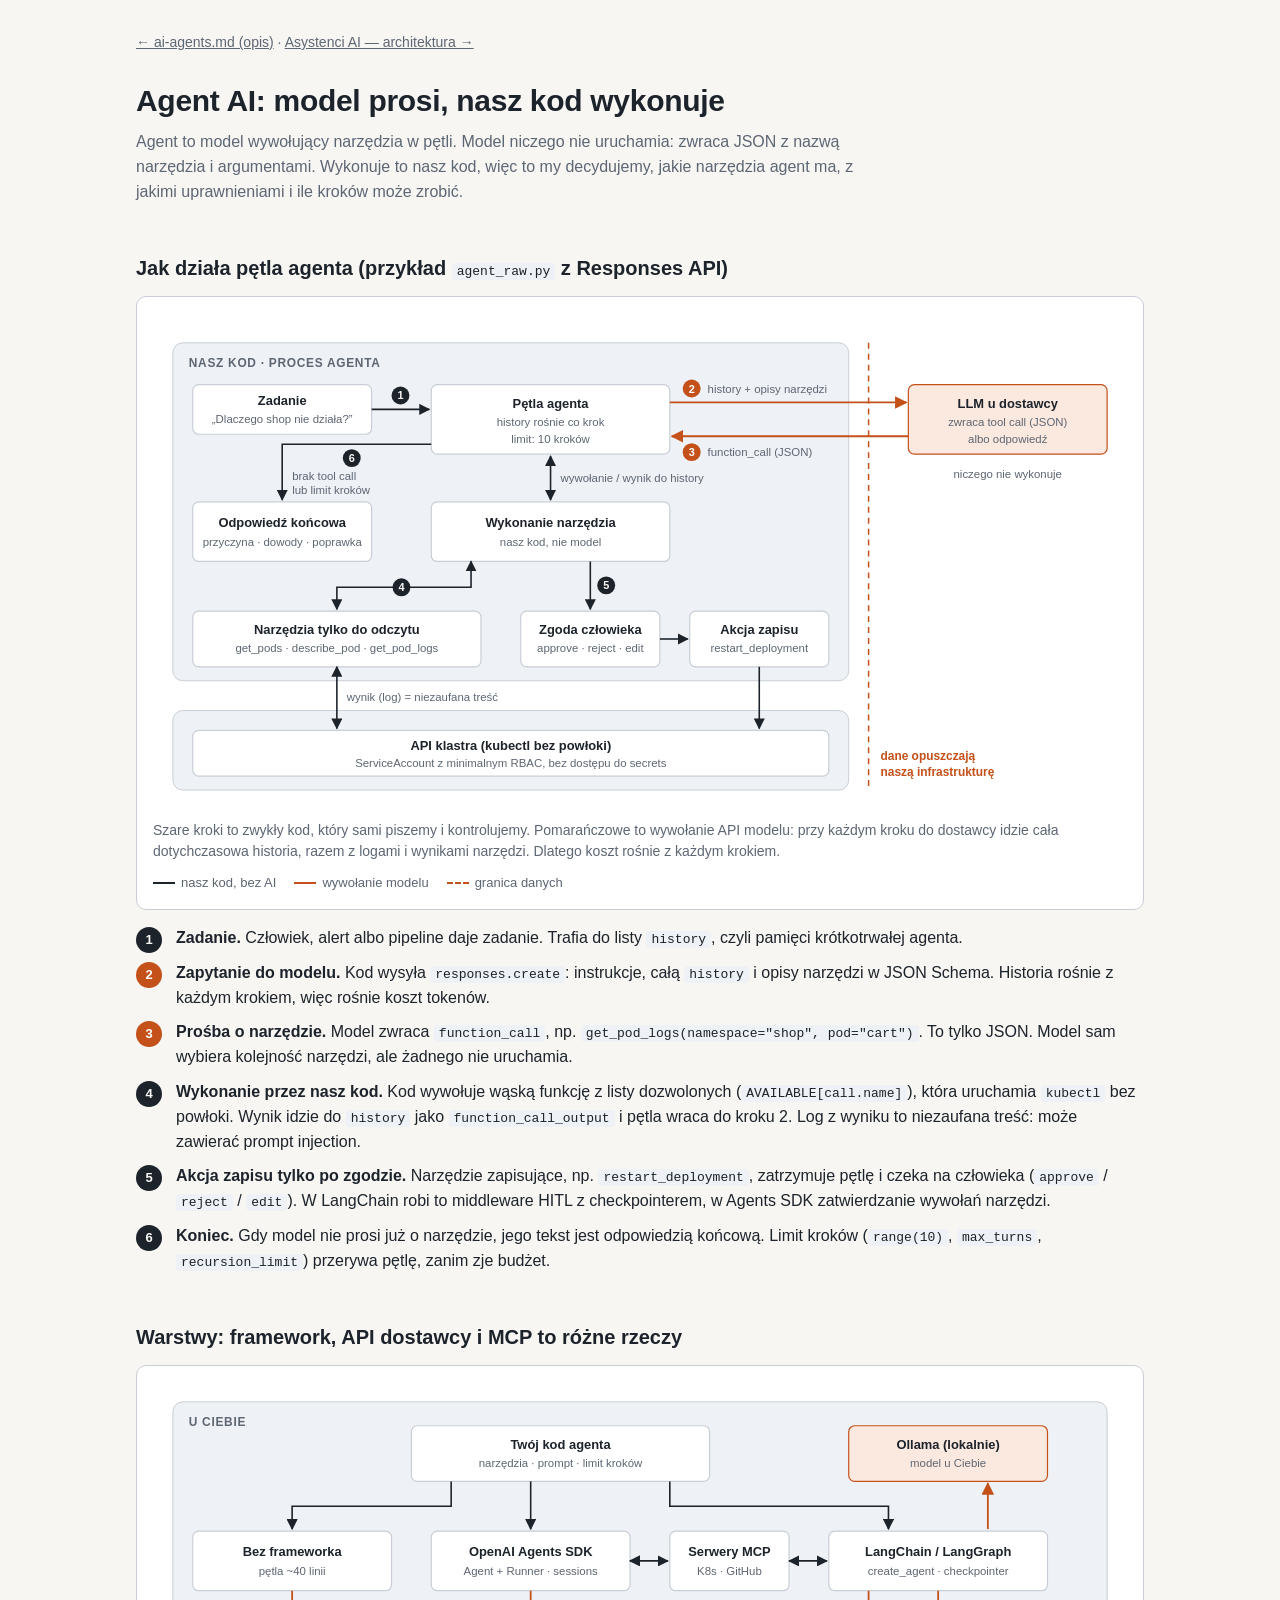
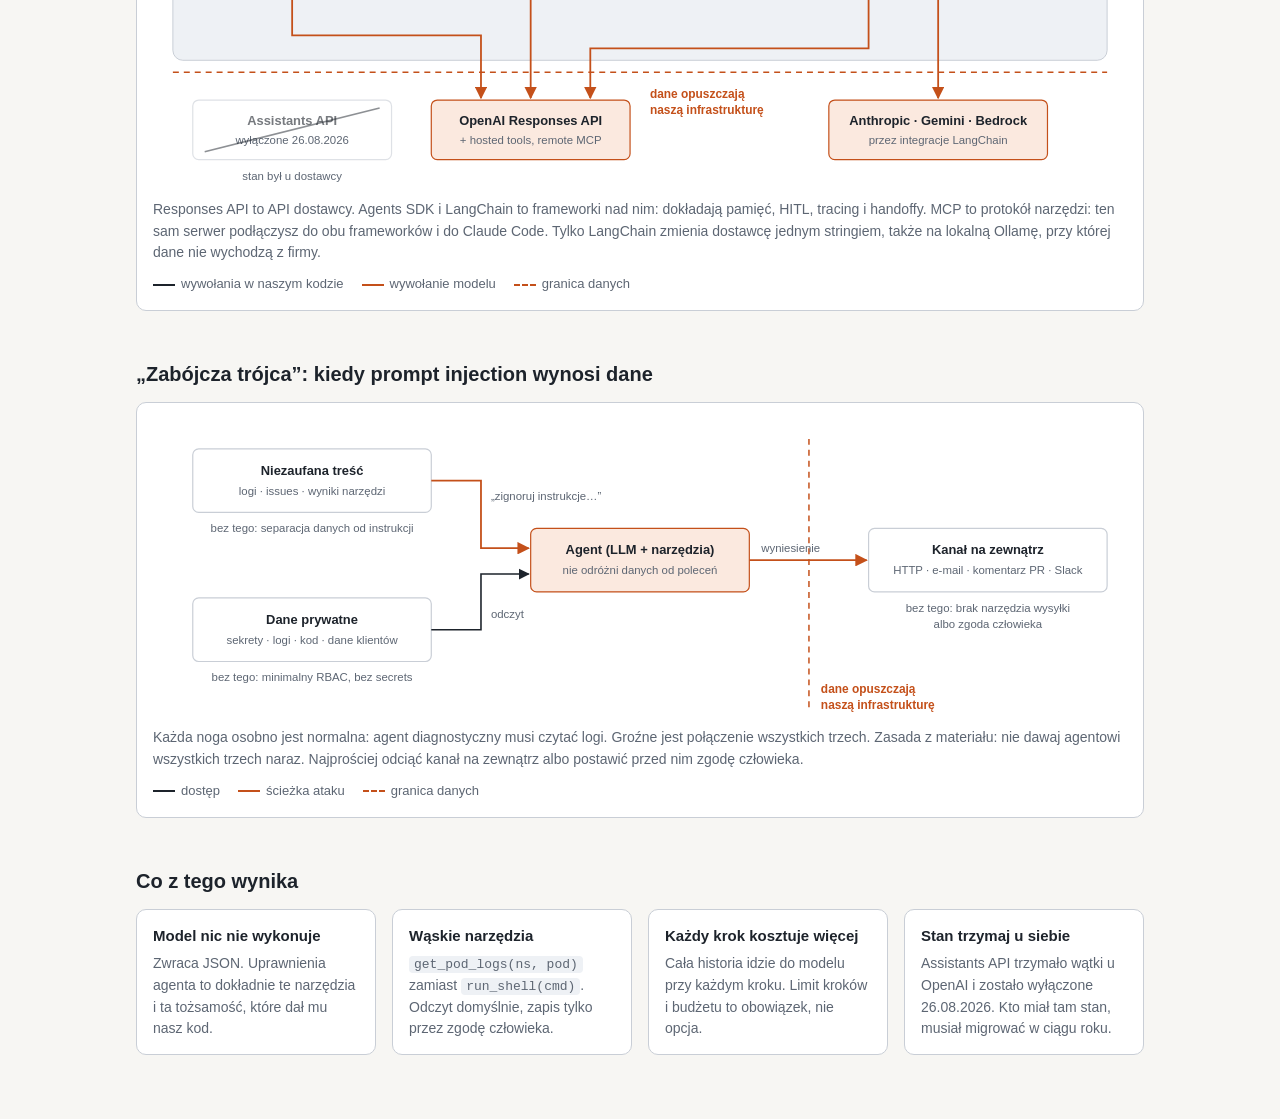
<file: docs/11-ai-agents/architektura.html>
<!doctype html>
<html lang="pl">
<head>
<meta charset="utf-8">
<meta name="viewport" content="width=device-width, initial-scale=1">
<title>AI Agents — architektura</title>
<style>
  :root {
    --bg: #f7f6f3; --fg: #1d232b; --muted: #5d6673; --card: #ffffff; --border: #c9ced6;
    --zone: #eef1f5; --accent: #c4501a; --accent-soft: #fbe9df; --ok: #2f6f4f;
  }
  @media (prefers-color-scheme: dark) {
    :root:not([data-theme="light"]) {
      --bg: #14171c; --fg: #e6e8eb; --muted: #9aa3ad; --card: #1d2229; --border: #3a424d;
      --zone: #191d23; --accent: #ff8f57; --accent-soft: #3a2418; --ok: #7cc4a0;
    }
  }
  :root[data-theme="dark"] {
    --bg: #14171c; --fg: #e6e8eb; --muted: #9aa3ad; --card: #1d2229; --border: #3a424d;
    --zone: #191d23; --accent: #ff8f57; --accent-soft: #3a2418; --ok: #7cc4a0;
  }
  * { box-sizing: border-box; }
  body { margin: 0; background: var(--bg); color: var(--fg);
         font: 16px/1.55 -apple-system, BlinkMacSystemFont, "Segoe UI", Roboto, "Helvetica Neue", Arial, sans-serif; }
  main { max-width: 1040px; margin: 0 auto; padding: 32px 16px 64px; }
  nav { font-size: 14px; color: var(--muted); margin-bottom: 24px; }
  nav a { color: var(--muted); }
  h1 { font-size: 30px; margin: 0 0 6px; letter-spacing: -0.01em; }
  .lead { color: var(--muted); margin: 0 0 32px; max-width: 760px; }
  h2 { font-size: 20px; margin: 48px 0 12px; }
  figure { margin: 0; background: var(--card); border: 1px solid var(--border); border-radius: 10px; padding: 16px; }
  figure svg { width: 100%; height: auto; display: block; color: var(--fg); }
  figcaption { color: var(--muted); font-size: 14px; margin-top: 10px; }
  ol.steps { padding-left: 0; list-style: none; counter-reset: s; }
  ol.steps li { counter-increment: s; position: relative; padding-left: 40px; margin: 10px 0; }
  ol.steps li::before { content: counter(s); position: absolute; left: 0; top: 1px; width: 26px; height: 26px;
        border-radius: 50%; background: var(--fg); color: var(--bg); font-size: 13px; font-weight: 600;
        display: flex; align-items: center; justify-content: center; }
  ol.steps li.ai::before { background: var(--accent); color: #fff; }
  .grid { display: grid; grid-template-columns: repeat(auto-fit, minmax(200px, 1fr)); gap: 16px; }
  .card { background: var(--card); border: 1px solid var(--border); border-radius: 10px; padding: 14px 16px; }
  .card h3 { font-size: 15px; margin: 0 0 6px; }
  .card p { margin: 0; color: var(--muted); font-size: 14px; }
  code { font: 13px/1.4 ui-monospace, SFMono-Regular, Menlo, monospace; background: var(--zone); padding: 1px 5px; border-radius: 4px; }
  .legend { display: flex; flex-wrap: wrap; gap: 18px; font-size: 13px; color: var(--muted); margin-top: 10px; }
  .legend span::before { content: ""; display: inline-block; width: 22px; height: 0; border-top: 2px solid var(--fg); vertical-align: middle; margin-right: 6px; }
  .legend span.ai::before { border-top-color: var(--accent); }
  .legend span.zone::before { border-top: 2px dashed var(--accent); }
  /* SVG */
  .zone { fill: var(--zone); stroke: var(--border); }
  .box { fill: var(--card); stroke: var(--border); stroke-width: 1.2; }
  .box-ai { fill: var(--accent-soft); stroke: var(--accent); stroke-width: 1.2; }
  .t { fill: var(--fg); font-size: 13px; }
  .tb { fill: var(--fg); font-size: 13px; font-weight: 600; }
  .ts { fill: var(--muted); font-size: 11.5px; }
  .tz { fill: var(--muted); font-size: 12px; font-weight: 600; letter-spacing: 0.06em; text-transform: uppercase; }
  .ta { fill: var(--accent); font-size: 12px; font-weight: 600; }
  .ln { stroke: var(--fg); stroke-width: 1.6; fill: none; }
  .ln-ai { stroke: var(--accent); stroke-width: 1.8; fill: none; }
  .ln-b { stroke: var(--accent); stroke-width: 1.5; stroke-dasharray: 6 5; fill: none; }
  .mk { fill: var(--fg); } .mk-a { fill: var(--accent); }
  .num { fill: var(--fg); } .num-a { fill: var(--accent); }
  .numt { fill: var(--bg); font-size: 11px; font-weight: 700; }
  .numt-a { fill: #fff; font-size: 11px; font-weight: 700; }
</style>
</head>
<body>
<main>
  <nav><a href="ai-agents.md">← ai-agents.md (opis)</a> · <a href="../01-asystenci-ai/architektura.html">Asystenci AI — architektura →</a></nav>
  <h1>Agent AI: model prosi, nasz kod wykonuje</h1>
  <p class="lead">Agent to model wywołujący narzędzia w pętli. Model niczego nie uruchamia: zwraca JSON z nazwą narzędzia i argumentami. Wykonuje to nasz kod, więc to my decydujemy, jakie narzędzia agent ma, z jakimi uprawnieniami i ile kroków może zrobić.</p>

  <h2>Jak działa pętla agenta (przykład <code>agent_raw.py</code> z Responses API)</h2>
  <figure>
    <svg viewBox="0 0 980 500" role="img" aria-label="Nasz kod trzyma historię i w pętli wysyła ją do LLM u dostawcy; LLM zwraca wywołanie narzędzia w JSON; nasz kod wykonuje wąskie narzędzia tylko do odczytu na API klastra, a akcja zapisu przechodzi najpierw przez zgodę człowieka; gdy model nie prosi o narzędzie albo skończy się limit kroków, pętla oddaje odpowiedź.">
      <defs>
        <marker id="g1" viewBox="0 0 10 10" refX="9" refY="5" markerWidth="7" markerHeight="7" orient="auto-start-reverse"><path class="mk" d="M0,0 L10,5 L0,10 z"/></marker>
        <marker id="g1a" viewBox="0 0 10 10" refX="9" refY="5" markerWidth="7" markerHeight="7" orient="auto-start-reverse"><path class="mk-a" d="M0,0 L10,5 L0,10 z"/></marker>
      </defs>

      <!-- Our code -->
      <rect class="zone" x="20" y="30" width="680" height="340" rx="10"/>
      <text class="tz" x="36" y="54">Nasz kod · proces agenta</text>
      <rect class="box" x="40" y="72" width="180" height="50" rx="6"/>
      <text class="tb" x="130" y="93" text-anchor="middle">Zadanie</text>
      <text class="ts" x="130" y="111" text-anchor="middle">„Dlaczego shop nie działa?”</text>
      <rect class="box" x="280" y="72" width="240" height="70" rx="6"/>
      <text class="tb" x="400" y="96" text-anchor="middle">Pętla agenta</text>
      <text class="ts" x="400" y="114" text-anchor="middle">history rośnie co krok</text>
      <text class="ts" x="400" y="131" text-anchor="middle">limit: 10 kroków</text>
      <rect class="box" x="280" y="190" width="240" height="60" rx="6"/>
      <text class="tb" x="400" y="215" text-anchor="middle">Wykonanie narzędzia</text>
      <text class="ts" x="400" y="234" text-anchor="middle">nasz kod, nie model</text>
      <rect class="box" x="40" y="190" width="180" height="60" rx="6"/>
      <text class="tb" x="130" y="215" text-anchor="middle">Odpowiedź końcowa</text>
      <text class="ts" x="130" y="234" text-anchor="middle">przyczyna · dowody · poprawka</text>

      <rect class="box" x="40" y="300" width="290" height="56" rx="6"/>
      <text class="tb" x="185" y="323" text-anchor="middle">Narzędzia tylko do odczytu</text>
      <text class="ts" x="185" y="341" text-anchor="middle">get_pods · describe_pod · get_pod_logs</text>
      <rect class="box" x="370" y="300" width="140" height="56" rx="6"/>
      <text class="tb" x="440" y="323" text-anchor="middle">Zgoda człowieka</text>
      <text class="ts" x="440" y="341" text-anchor="middle">approve · reject · edit</text>
      <rect class="box" x="540" y="300" width="140" height="56" rx="6"/>
      <text class="tb" x="610" y="323" text-anchor="middle">Akcja zapisu</text>
      <text class="ts" x="610" y="341" text-anchor="middle">restart_deployment</text>

      <!-- 1 -->
      <line class="ln" x1="220" y1="97" x2="278" y2="97" marker-end="url(#g1)"/>
      <circle class="num" cx="249" cy="83" r="9"/><text class="numt" x="249" y="87" text-anchor="middle">1</text>

      <!-- Boundary + LLM -->
      <line class="ln-b" x1="720" y1="30" x2="720" y2="480"/>
      <text class="ta" x="732" y="450">dane opuszczają</text>
      <text class="ta" x="732" y="466">naszą infrastrukturę</text>
      <rect class="box-ai" x="760" y="72" width="200" height="70" rx="6"/>
      <text class="tb" x="860" y="96" text-anchor="middle">LLM u dostawcy</text>
      <text class="ts" x="860" y="114" text-anchor="middle">zwraca tool call (JSON)</text>
      <text class="ts" x="860" y="131" text-anchor="middle">albo odpowiedź</text>
      <text class="ts" x="860" y="166" text-anchor="middle">niczego nie wykonuje</text>

      <!-- 2, 3 -->
      <line class="ln-ai" x1="520" y1="90" x2="758" y2="90" marker-end="url(#g1a)"/>
      <circle class="num-a" cx="542" cy="76" r="9"/><text class="numt-a" x="542" y="80" text-anchor="middle">2</text>
      <text class="ts" x="558" y="80">history + opisy narzędzi</text>
      <line class="ln-ai" x1="760" y1="124" x2="522" y2="124" marker-end="url(#g1a)"/>
      <circle class="num-a" cx="542" cy="140" r="9"/><text class="numt-a" x="542" y="144" text-anchor="middle">3</text>
      <text class="ts" x="558" y="144">function_call (JSON)</text>

      <!-- loop <-> executor -->
      <line class="ln" x1="400" y1="144" x2="400" y2="188" marker-start="url(#g1)" marker-end="url(#g1)"/>
      <text class="ts" x="410" y="170">wywołanie / wynik do history</text>

      <!-- 6: final answer -->
      <path class="ln" d="M280,132 L130,132 L130,188" marker-end="url(#g1)"/>
      <circle class="num" cx="200" cy="146" r="9"/><text class="numt" x="200" y="150" text-anchor="middle">6</text>
      <text class="ts" x="140" y="168">brak tool call</text>
      <text class="ts" x="140" y="182">lub limit kroków</text>

      <!-- 4: read -->
      <path class="ln" d="M320,250 L320,276 L185,276 L185,298" marker-start="url(#g1)" marker-end="url(#g1)"/>
      <circle class="num" cx="250" cy="276" r="9"/><text class="numt" x="250" y="280" text-anchor="middle">4</text>
      <!-- 5: write via HITL -->
      <line class="ln" x1="440" y1="250" x2="440" y2="298" marker-end="url(#g1)"/>
      <circle class="num" cx="456" cy="274" r="9"/><text class="numt" x="456" y="278" text-anchor="middle">5</text>
      <line class="ln" x1="510" y1="328" x2="538" y2="328" marker-end="url(#g1)"/>

      <!-- Cluster -->
      <rect class="zone" x="20" y="400" width="680" height="80" rx="10"/>
      <rect class="box" x="40" y="420" width="640" height="46" rx="6"/>
      <text class="tb" x="360" y="440" text-anchor="middle">API klastra (kubectl bez powłoki)</text>
      <text class="ts" x="360" y="457" text-anchor="middle">ServiceAccount z minimalnym RBAC, bez dostępu do secrets</text>
      <line class="ln" x1="185" y1="356" x2="185" y2="418" marker-start="url(#g1)" marker-end="url(#g1)"/>
      <text class="ts" x="195" y="390">wynik (log) = niezaufana treść</text>
      <line class="ln" x1="610" y1="356" x2="610" y2="418" marker-end="url(#g1)"/>
    </svg>
    <figcaption>Szare kroki to zwykły kod, który sami piszemy i kontrolujemy. Pomarańczowe to wywołanie API modelu: przy każdym kroku do dostawcy idzie cała dotychczasowa historia, razem z logami i wynikami narzędzi. Dlatego koszt rośnie z każdym krokiem.</figcaption>
    <div class="legend"><span>nasz kod, bez AI</span><span class="ai">wywołanie modelu</span><span class="zone">granica danych</span></div>
  </figure>

  <ol class="steps">
    <li><b>Zadanie.</b> Człowiek, alert albo pipeline daje zadanie. Trafia do listy <code>history</code>, czyli pamięci krótkotrwałej agenta.</li>
    <li class="ai"><b>Zapytanie do modelu.</b> Kod wysyła <code>responses.create</code>: instrukcje, całą <code>history</code> i opisy narzędzi w JSON Schema. Historia rośnie z każdym krokiem, więc rośnie koszt tokenów.</li>
    <li class="ai"><b>Prośba o narzędzie.</b> Model zwraca <code>function_call</code>, np. <code>get_pod_logs(namespace="shop", pod="cart")</code>. To tylko JSON. Model sam wybiera kolejność narzędzi, ale żadnego nie uruchamia.</li>
    <li><b>Wykonanie przez nasz kod.</b> Kod wywołuje wąską funkcję z listy dozwolonych (<code>AVAILABLE[call.name]</code>), która uruchamia <code>kubectl</code> bez powłoki. Wynik idzie do <code>history</code> jako <code>function_call_output</code> i pętla wraca do kroku 2. Log z wyniku to niezaufana treść: może zawierać prompt injection.</li>
    <li><b>Akcja zapisu tylko po zgodzie.</b> Narzędzie zapisujące, np. <code>restart_deployment</code>, zatrzymuje pętlę i czeka na człowieka (<code>approve</code> / <code>reject</code> / <code>edit</code>). W LangChain robi to middleware HITL z checkpointerem, w Agents SDK zatwierdzanie wywołań narzędzi.</li>
    <li><b>Koniec.</b> Gdy model nie prosi już o narzędzie, jego tekst jest odpowiedzią końcową. Limit kroków (<code>range(10)</code>, <code>max_turns</code>, <code>recursion_limit</code>) przerywa pętlę, zanim zje budżet.</li>
  </ol>

  <h2>Warstwy: framework, API dostawcy i MCP to różne rzeczy</h2>
  <figure>
    <svg viewBox="0 0 980 410" role="img" aria-label="Nasz kod agenta może wołać API modelu bezpośrednio albo przez framework: OpenAI Agents SDK łączy się z Responses API, LangChain z dowolnym dostawcą lub lokalną Ollamą. Serwery MCP podłącza się do obu frameworków tak samo. Assistants API, ze stanem u dostawcy, wyłączono 26.08.2026.">
      <defs>
        <marker id="g2" viewBox="0 0 10 10" refX="9" refY="5" markerWidth="7" markerHeight="7" orient="auto-start-reverse"><path class="mk" d="M0,0 L10,5 L0,10 z"/></marker>
        <marker id="g2a" viewBox="0 0 10 10" refX="9" refY="5" markerWidth="7" markerHeight="7" orient="auto-start-reverse"><path class="mk-a" d="M0,0 L10,5 L0,10 z"/></marker>
      </defs>
      <rect class="zone" x="20" y="20" width="940" height="260" rx="10"/>
      <text class="tz" x="36" y="44">U Ciebie</text>

      <rect class="box" x="260" y="44" width="300" height="56" rx="6"/>
      <text class="tb" x="410" y="67" text-anchor="middle">Twój kod agenta</text>
      <text class="ts" x="410" y="86" text-anchor="middle">narzędzia · prompt · limit kroków</text>
      <rect class="box-ai" x="700" y="44" width="200" height="56" rx="6"/>
      <text class="tb" x="800" y="67" text-anchor="middle">Ollama (lokalnie)</text>
      <text class="ts" x="800" y="86" text-anchor="middle">model u Ciebie</text>

      <rect class="box" x="40" y="150" width="200" height="60" rx="6"/>
      <text class="tb" x="140" y="175" text-anchor="middle">Bez frameworka</text>
      <text class="ts" x="140" y="194" text-anchor="middle">pętla ~40 linii</text>
      <rect class="box" x="280" y="150" width="200" height="60" rx="6"/>
      <text class="tb" x="380" y="175" text-anchor="middle">OpenAI Agents SDK</text>
      <text class="ts" x="380" y="194" text-anchor="middle">Agent + Runner · sessions</text>
      <rect class="box" x="520" y="150" width="120" height="60" rx="6"/>
      <text class="tb" x="580" y="175" text-anchor="middle">Serwery MCP</text>
      <text class="ts" x="580" y="194" text-anchor="middle">K8s · GitHub</text>
      <rect class="box" x="680" y="150" width="220" height="60" rx="6"/>
      <text class="tb" x="790" y="175" text-anchor="middle">LangChain / LangGraph</text>
      <text class="ts" x="790" y="194" text-anchor="middle">create_agent · checkpointer</text>

      <!-- code -> frameworks -->
      <path class="ln" d="M300,100 L300,125 L140,125 L140,148" marker-end="url(#g2)"/>
      <line class="ln" x1="380" y1="100" x2="380" y2="148" marker-end="url(#g2)"/>
      <path class="ln" d="M520,100 L520,125 L740,125 L740,148" marker-end="url(#g2)"/>
      <!-- MCP -->
      <line class="ln" x1="480" y1="180" x2="518" y2="180" marker-start="url(#g2)" marker-end="url(#g2)"/>
      <line class="ln" x1="640" y1="180" x2="678" y2="180" marker-start="url(#g2)" marker-end="url(#g2)"/>
      <!-- LangChain -> Ollama -->
      <line class="ln-ai" x1="840" y1="148" x2="840" y2="102" marker-end="url(#g2a)"/>

      <!-- Boundary -->
      <line class="ln-b" x1="20" y1="292" x2="960" y2="292"/>
      <text class="ta" x="500" y="318">dane opuszczają</text>
      <text class="ta" x="500" y="334">naszą infrastrukturę</text>

      <!-- Providers -->
      <rect class="box" x="40" y="320" width="200" height="60" rx="6" opacity="0.6"/>
      <text class="tb" x="140" y="345" text-anchor="middle" opacity="0.6">Assistants API</text>
      <text class="ts" x="140" y="364" text-anchor="middle">wyłączone 26.08.2026</text>
      <line class="ln" x1="52" y1="372" x2="228" y2="328" opacity="0.5"/>
      <text class="ts" x="140" y="400" text-anchor="middle">stan był u dostawcy</text>
      <rect class="box-ai" x="280" y="320" width="200" height="60" rx="6"/>
      <text class="tb" x="380" y="345" text-anchor="middle">OpenAI Responses API</text>
      <text class="ts" x="380" y="364" text-anchor="middle">+ hosted tools, remote MCP</text>
      <rect class="box-ai" x="680" y="320" width="220" height="60" rx="6"/>
      <text class="tb" x="790" y="345" text-anchor="middle">Anthropic · Gemini · Bedrock</text>
      <text class="ts" x="790" y="364" text-anchor="middle">przez integracje LangChain</text>

      <path class="ln-ai" d="M140,210 L140,255 L330,255 L330,318" marker-end="url(#g2a)"/>
      <line class="ln-ai" x1="380" y1="210" x2="380" y2="318" marker-end="url(#g2a)"/>
      <path class="ln-ai" d="M720,210 L720,268 L440,268 L440,318" marker-end="url(#g2a)"/>
      <line class="ln-ai" x1="790" y1="210" x2="790" y2="318" marker-end="url(#g2a)"/>
    </svg>
    <figcaption>Responses API to API dostawcy. Agents SDK i LangChain to frameworki nad nim: dokładają pamięć, HITL, tracing i handoffy. MCP to protokół narzędzi: ten sam serwer podłączysz do obu frameworków i do Claude Code. Tylko LangChain zmienia dostawcę jednym stringiem, także na lokalną Ollamę, przy której dane nie wychodzą z firmy.</figcaption>
    <div class="legend"><span>wywołania w naszym kodzie</span><span class="ai">wywołanie modelu</span><span class="zone">granica danych</span></div>
  </figure>

  <h2>„Zabójcza trójca”: kiedy prompt injection wynosi dane</h2>
  <figure>
    <svg viewBox="0 0 980 300" role="img" aria-label="Agent, który jednocześnie czyta niezaufaną treść, ma dostęp do danych prywatnych i może wysłać coś na zewnątrz, pozwala instrukcji ukrytej w logu wynieść dane. Usunięcie dowolnej z trzech nóg przerywa tę ścieżkę.">
      <defs>
        <marker id="g3" viewBox="0 0 10 10" refX="9" refY="5" markerWidth="7" markerHeight="7" orient="auto-start-reverse"><path class="mk" d="M0,0 L10,5 L0,10 z"/></marker>
        <marker id="g3a" viewBox="0 0 10 10" refX="9" refY="5" markerWidth="7" markerHeight="7" orient="auto-start-reverse"><path class="mk-a" d="M0,0 L10,5 L0,10 z"/></marker>
      </defs>
      <rect class="box" x="40" y="30" width="240" height="64" rx="6"/>
      <text class="tb" x="160" y="56" text-anchor="middle">Niezaufana treść</text>
      <text class="ts" x="160" y="76" text-anchor="middle">logi · issues · wyniki narzędzi</text>
      <text class="ts" x="160" y="114" text-anchor="middle">bez tego: separacja danych od instrukcji</text>

      <rect class="box" x="40" y="180" width="240" height="64" rx="6"/>
      <text class="tb" x="160" y="206" text-anchor="middle">Dane prywatne</text>
      <text class="ts" x="160" y="226" text-anchor="middle">sekrety · logi · kod · dane klientów</text>
      <text class="ts" x="160" y="264" text-anchor="middle">bez tego: minimalny RBAC, bez secrets</text>

      <rect class="box-ai" x="380" y="110" width="220" height="64" rx="6"/>
      <text class="tb" x="490" y="136" text-anchor="middle">Agent (LLM + narzędzia)</text>
      <text class="ts" x="490" y="156" text-anchor="middle">nie odróżni danych od poleceń</text>

      <line class="ln-b" x1="660" y1="20" x2="660" y2="290"/>
      <text class="ta" x="672" y="276">dane opuszczają</text>
      <text class="ta" x="672" y="292">naszą infrastrukturę</text>

      <rect class="box" x="720" y="110" width="240" height="64" rx="6"/>
      <text class="tb" x="840" y="136" text-anchor="middle">Kanał na zewnątrz</text>
      <text class="ts" x="840" y="156" text-anchor="middle">HTTP · e-mail · komentarz PR · Slack</text>
      <text class="ts" x="840" y="194" text-anchor="middle">bez tego: brak narzędzia wysyłki</text>
      <text class="ts" x="840" y="210" text-anchor="middle">albo zgoda człowieka</text>

      <path class="ln-ai" d="M280,62 L330,62 L330,130 L378,130" marker-end="url(#g3a)"/>
      <text class="ts" x="340" y="82">„zignoruj instrukcje…”</text>
      <path class="ln" d="M280,212 L330,212 L330,156 L378,156" marker-end="url(#g3)"/>
      <text class="ts" x="340" y="200">odczyt</text>
      <line class="ln-ai" x1="600" y1="142" x2="718" y2="142" marker-end="url(#g3a)"/>
      <text class="ts" x="612" y="134">wyniesienie</text>
    </svg>
    <figcaption>Każda noga osobno jest normalna: agent diagnostyczny musi czytać logi. Groźne jest połączenie wszystkich trzech. Zasada z materiału: nie dawaj agentowi wszystkich trzech naraz. Najprościej odciąć kanał na zewnątrz albo postawić przed nim zgodę człowieka.</figcaption>
    <div class="legend"><span>dostęp</span><span class="ai">ścieżka ataku</span><span class="zone">granica danych</span></div>
  </figure>

  <h2>Co z tego wynika</h2>
  <div class="grid">
    <div class="card"><h3>Model nic nie wykonuje</h3><p>Zwraca JSON. Uprawnienia agenta to dokładnie te narzędzia i ta tożsamość, które dał mu nasz kod.</p></div>
    <div class="card"><h3>Wąskie narzędzia</h3><p><code>get_pod_logs(ns, pod)</code> zamiast <code>run_shell(cmd)</code>. Odczyt domyślnie, zapis tylko przez zgodę człowieka.</p></div>
    <div class="card"><h3>Każdy krok kosztuje więcej</h3><p>Cała historia idzie do modelu przy każdym kroku. Limit kroków i budżetu to obowiązek, nie opcja.</p></div>
    <div class="card"><h3>Stan trzymaj u siebie</h3><p>Assistants API trzymało wątki u OpenAI i zostało wyłączone 26.08.2026. Kto miał tam stan, musiał migrować w ciągu roku.</p></div>
  </div>
</main>
</body>
</html>
</file>
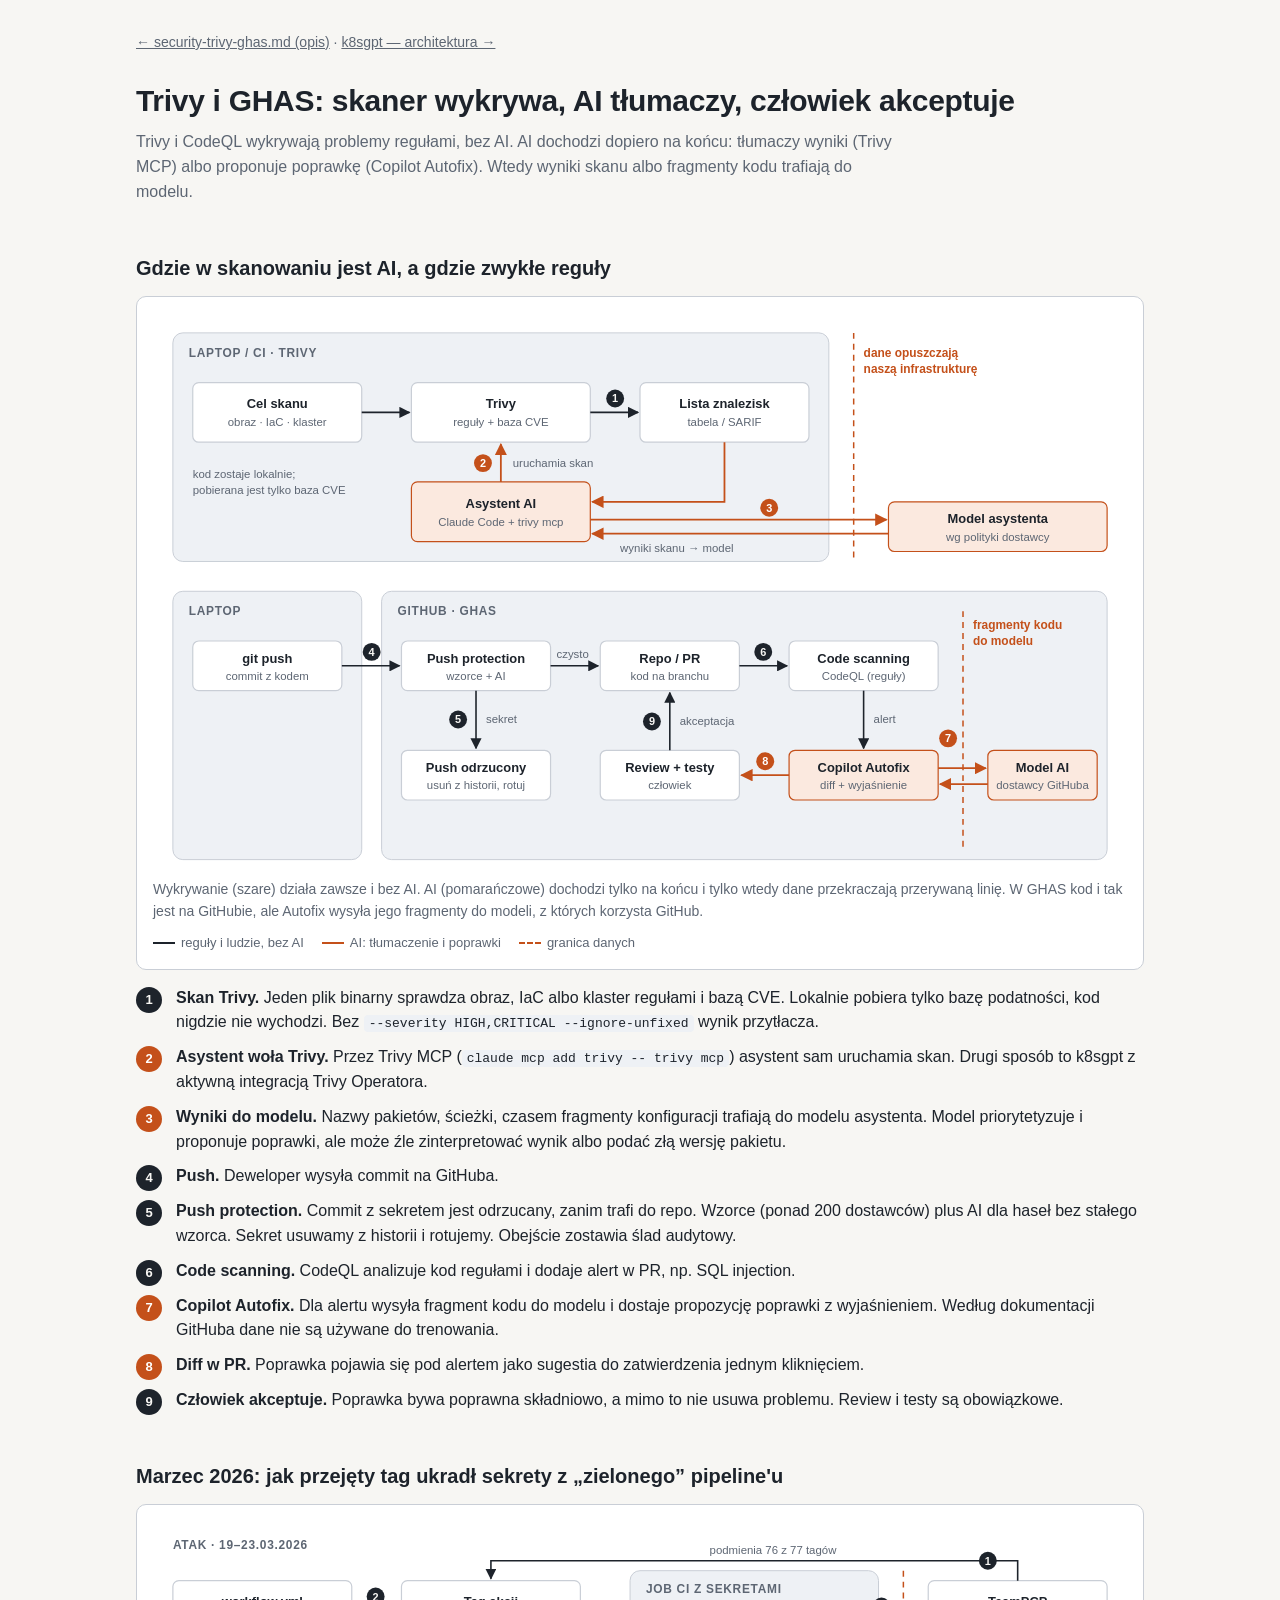
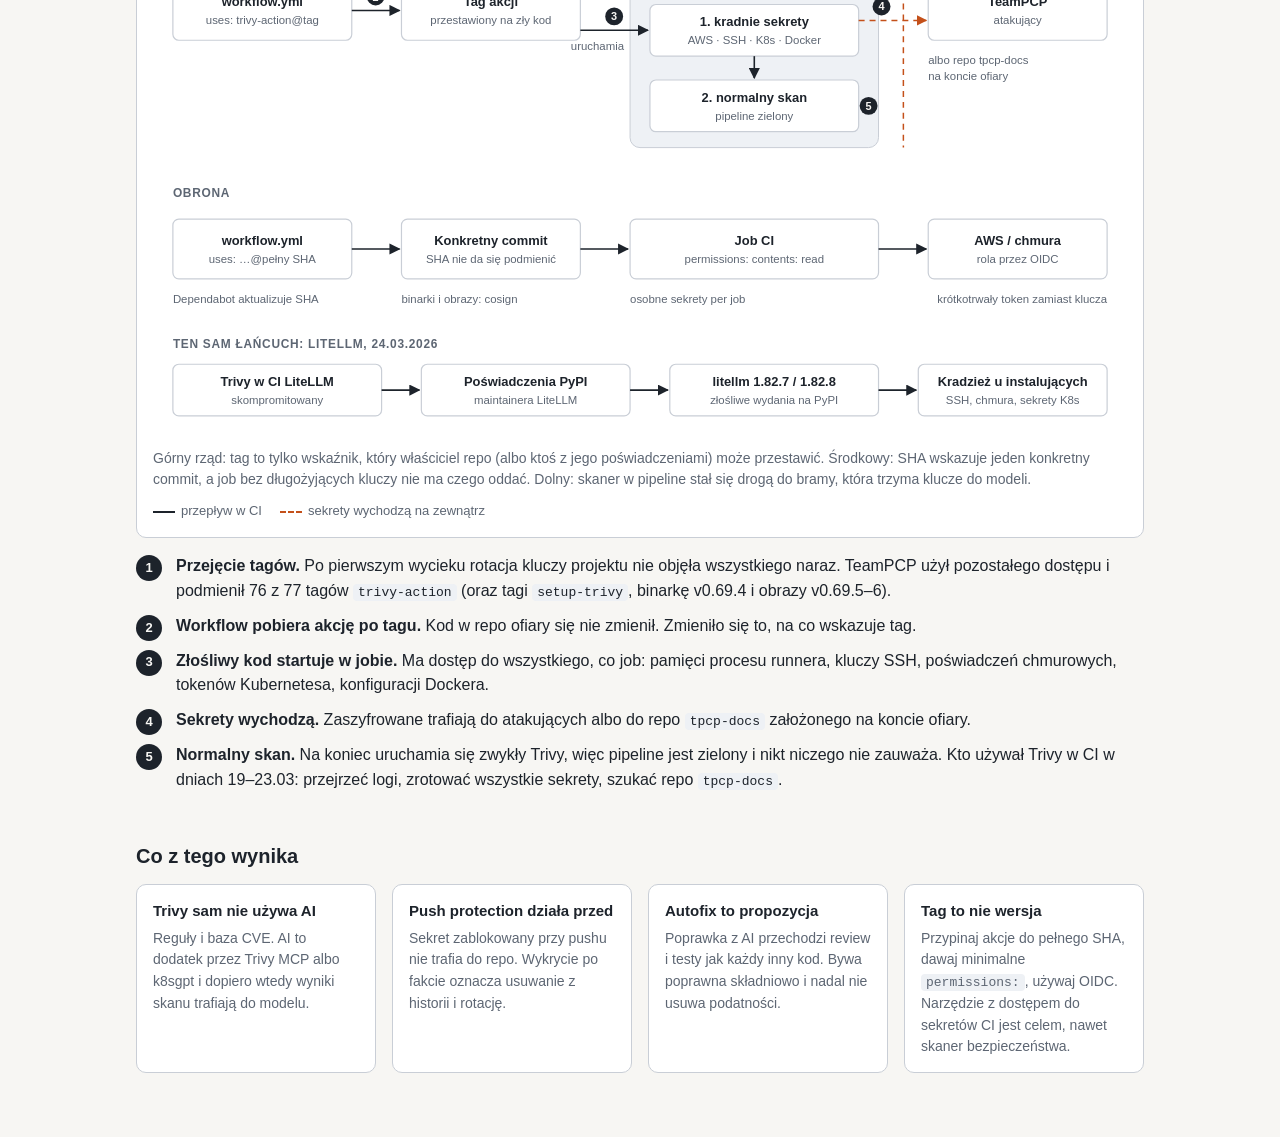
<file: docs/12-security-trivy-ghas/architektura.html>
<!doctype html>
<html lang="pl">
<head>
<meta charset="utf-8">
<meta name="viewport" content="width=device-width, initial-scale=1">
<title>Trivy i GHAS — architektura</title>
<style>
  :root {
    --bg: #f7f6f3; --fg: #1d232b; --muted: #5d6673; --card: #ffffff; --border: #c9ced6;
    --zone: #eef1f5; --accent: #c4501a; --accent-soft: #fbe9df; --ok: #2f6f4f;
  }
  @media (prefers-color-scheme: dark) {
    :root:not([data-theme="light"]) {
      --bg: #14171c; --fg: #e6e8eb; --muted: #9aa3ad; --card: #1d2229; --border: #3a424d;
      --zone: #191d23; --accent: #ff8f57; --accent-soft: #3a2418; --ok: #7cc4a0;
    }
  }
  :root[data-theme="dark"] {
    --bg: #14171c; --fg: #e6e8eb; --muted: #9aa3ad; --card: #1d2229; --border: #3a424d;
    --zone: #191d23; --accent: #ff8f57; --accent-soft: #3a2418; --ok: #7cc4a0;
  }
  * { box-sizing: border-box; }
  body { margin: 0; background: var(--bg); color: var(--fg);
         font: 16px/1.55 -apple-system, BlinkMacSystemFont, "Segoe UI", Roboto, "Helvetica Neue", Arial, sans-serif; }
  main { max-width: 1040px; margin: 0 auto; padding: 32px 16px 64px; }
  nav { font-size: 14px; color: var(--muted); margin-bottom: 24px; }
  nav a { color: var(--muted); }
  h1 { font-size: 30px; margin: 0 0 6px; letter-spacing: -0.01em; }
  .lead { color: var(--muted); margin: 0 0 32px; max-width: 760px; }
  h2 { font-size: 20px; margin: 48px 0 12px; }
  figure { margin: 0; background: var(--card); border: 1px solid var(--border); border-radius: 10px; padding: 16px; }
  figure svg { width: 100%; height: auto; display: block; color: var(--fg); }
  figcaption { color: var(--muted); font-size: 14px; margin-top: 10px; }
  ol.steps { padding-left: 0; list-style: none; counter-reset: s; }
  ol.steps li { counter-increment: s; position: relative; padding-left: 40px; margin: 10px 0; }
  ol.steps li::before { content: counter(s); position: absolute; left: 0; top: 1px; width: 26px; height: 26px;
        border-radius: 50%; background: var(--fg); color: var(--bg); font-size: 13px; font-weight: 600;
        display: flex; align-items: center; justify-content: center; }
  ol.steps li.ai::before { background: var(--accent); color: #fff; }
  .grid { display: grid; grid-template-columns: repeat(auto-fit, minmax(200px, 1fr)); gap: 16px; }
  .card { background: var(--card); border: 1px solid var(--border); border-radius: 10px; padding: 14px 16px; }
  .card h3 { font-size: 15px; margin: 0 0 6px; }
  .card p { margin: 0; color: var(--muted); font-size: 14px; }
  code { font: 13px/1.4 ui-monospace, SFMono-Regular, Menlo, monospace; background: var(--zone); padding: 1px 5px; border-radius: 4px; }
  .legend { display: flex; flex-wrap: wrap; gap: 18px; font-size: 13px; color: var(--muted); margin-top: 10px; }
  .legend span::before { content: ""; display: inline-block; width: 22px; height: 0; border-top: 2px solid var(--fg); vertical-align: middle; margin-right: 6px; }
  .legend span.ai::before { border-top-color: var(--accent); }
  .legend span.zone::before { border-top: 2px dashed var(--accent); }
  /* SVG */
  .zone { fill: var(--zone); stroke: var(--border); }
  .box { fill: var(--card); stroke: var(--border); stroke-width: 1.2; }
  .box-ai { fill: var(--accent-soft); stroke: var(--accent); stroke-width: 1.2; }
  .t { fill: var(--fg); font-size: 13px; }
  .tb { fill: var(--fg); font-size: 13px; font-weight: 600; }
  .ts { fill: var(--muted); font-size: 11.5px; }
  .tz { fill: var(--muted); font-size: 12px; font-weight: 600; letter-spacing: 0.06em; text-transform: uppercase; }
  .ta { fill: var(--accent); font-size: 12px; font-weight: 600; }
  .ln { stroke: var(--fg); stroke-width: 1.6; fill: none; }
  .ln-ai { stroke: var(--accent); stroke-width: 1.8; fill: none; }
  .ln-b { stroke: var(--accent); stroke-width: 1.5; stroke-dasharray: 6 5; fill: none; }
  .mk { fill: var(--fg); } .mk-a { fill: var(--accent); }
  .num { fill: var(--fg); } .num-a { fill: var(--accent); }
  .numt { fill: var(--bg); font-size: 11px; font-weight: 700; }
  .numt-a { fill: #fff; font-size: 11px; font-weight: 700; }
</style>
</head>
<body>
<main>
  <nav><a href="security-trivy-ghas.md">← security-trivy-ghas.md (opis)</a> · <a href="../03-k8sgpt/architektura.html">k8sgpt — architektura →</a></nav>
  <h1>Trivy i GHAS: skaner wykrywa, AI tłumaczy, człowiek akceptuje</h1>
  <p class="lead">Trivy i CodeQL wykrywają problemy regułami, bez AI. AI dochodzi dopiero na końcu: tłumaczy wyniki (Trivy MCP) albo proponuje poprawkę (Copilot Autofix). Wtedy wyniki skanu albo fragmenty kodu trafiają do modelu.</p>

  <h2>Gdzie w skanowaniu jest AI, a gdzie zwykłe reguły</h2>
  <figure>
    <svg viewBox="0 0 980 560" role="img" aria-label="Trivy skanuje lokalnie regułami i bazą CVE, AI wchodzi tylko przez asystenta z Trivy MCP, który wysyła wyniki skanu do modelu. W GHAS push protection odrzuca push z sekretem, zanim trafi do repo; code scanning CodeQL zgłasza alert, Copilot Autofix wysyła fragment kodu do modelu i proponuje diff, który człowiek sprawdza przed akceptacją.">
      <defs>
        <marker id="s1" viewBox="0 0 10 10" refX="9" refY="5" markerWidth="7" markerHeight="7" orient="auto-start-reverse"><path class="mk" d="M0,0 L10,5 L0,10 z"/></marker>
        <marker id="s1a" viewBox="0 0 10 10" refX="9" refY="5" markerWidth="7" markerHeight="7" orient="auto-start-reverse"><path class="mk-a" d="M0,0 L10,5 L0,10 z"/></marker>
      </defs>

      <!-- Trivy band -->
      <rect class="zone" x="20" y="20" width="660" height="230" rx="10"/>
      <text class="tz" x="36" y="44">Laptop / CI · Trivy</text>
      <rect class="box" x="40" y="70" width="170" height="60" rx="6"/>
      <text class="tb" x="125" y="96" text-anchor="middle">Cel skanu</text>
      <text class="ts" x="125" y="114" text-anchor="middle">obraz · IaC · klaster</text>
      <rect class="box" x="260" y="70" width="180" height="60" rx="6"/>
      <text class="tb" x="350" y="96" text-anchor="middle">Trivy</text>
      <text class="ts" x="350" y="114" text-anchor="middle">reguły + baza CVE</text>
      <rect class="box" x="490" y="70" width="170" height="60" rx="6"/>
      <text class="tb" x="575" y="96" text-anchor="middle">Lista znalezisk</text>
      <text class="ts" x="575" y="114" text-anchor="middle">tabela / SARIF</text>
      <line class="ln" x1="210" y1="100" x2="258" y2="100" marker-end="url(#s1)"/>
      <line class="ln" x1="440" y1="100" x2="488" y2="100" marker-end="url(#s1)"/>
      <circle class="num" cx="465" cy="86" r="9"/><text class="numt" x="465" y="90" text-anchor="middle">1</text>
      <text class="ts" x="40" y="166">kod zostaje lokalnie;</text>
      <text class="ts" x="40" y="182">pobierana jest tylko baza CVE</text>

      <rect class="box-ai" x="260" y="170" width="180" height="60" rx="6"/>
      <text class="tb" x="350" y="196" text-anchor="middle">Asystent AI</text>
      <text class="ts" x="350" y="214" text-anchor="middle">Claude Code + trivy mcp</text>
      <line class="ln-ai" x1="350" y1="170" x2="350" y2="132" marker-end="url(#s1a)"/>
      <circle class="num-a" cx="332" cy="151" r="9"/><text class="numt-a" x="332" y="155" text-anchor="middle">2</text>
      <text class="ts" x="362" y="155">uruchamia skan</text>
      <path class="ln-ai" d="M575,130 L575,190 L442,190" marker-end="url(#s1a)"/>
      <line class="ln-ai" x1="440" y1="208" x2="738" y2="208" marker-end="url(#s1a)"/>
      <line class="ln-ai" x1="740" y1="222" x2="442" y2="222" marker-end="url(#s1a)"/>
      <circle class="num-a" cx="620" cy="196" r="9"/><text class="numt-a" x="620" y="200" text-anchor="middle">3</text>
      <text class="ts" x="470" y="240">wyniki skanu → model</text>

      <line class="ln-b" x1="705" y1="20" x2="705" y2="250"/>
      <text class="ta" x="715" y="44">dane opuszczają</text>
      <text class="ta" x="715" y="60">naszą infrastrukturę</text>
      <rect class="box-ai" x="740" y="190" width="220" height="50" rx="6"/>
      <text class="tb" x="850" y="211" text-anchor="middle">Model asystenta</text>
      <text class="ts" x="850" y="229" text-anchor="middle">wg polityki dostawcy</text>

      <!-- GHAS band -->
      <rect class="zone" x="20" y="280" width="190" height="270" rx="10"/>
      <text class="tz" x="36" y="304">Laptop</text>
      <rect class="box" x="40" y="330" width="150" height="50" rx="6"/>
      <text class="tb" x="115" y="352" text-anchor="middle">git push</text>
      <text class="ts" x="115" y="369" text-anchor="middle">commit z kodem</text>

      <rect class="zone" x="230" y="280" width="730" height="270" rx="10"/>
      <text class="tz" x="246" y="304">GitHub · GHAS</text>
      <rect class="box" x="250" y="330" width="150" height="50" rx="6"/>
      <text class="tb" x="325" y="352" text-anchor="middle">Push protection</text>
      <text class="ts" x="325" y="369" text-anchor="middle">wzorce + AI</text>
      <rect class="box" x="250" y="440" width="150" height="50" rx="6"/>
      <text class="tb" x="325" y="462" text-anchor="middle">Push odrzucony</text>
      <text class="ts" x="325" y="479" text-anchor="middle">usuń z historii, rotuj</text>
      <rect class="box" x="450" y="330" width="140" height="50" rx="6"/>
      <text class="tb" x="520" y="352" text-anchor="middle">Repo / PR</text>
      <text class="ts" x="520" y="369" text-anchor="middle">kod na branchu</text>
      <rect class="box" x="640" y="330" width="150" height="50" rx="6"/>
      <text class="tb" x="715" y="352" text-anchor="middle">Code scanning</text>
      <text class="ts" x="715" y="369" text-anchor="middle">CodeQL (reguły)</text>
      <rect class="box" x="450" y="440" width="140" height="50" rx="6"/>
      <text class="tb" x="520" y="462" text-anchor="middle">Review + testy</text>
      <text class="ts" x="520" y="479" text-anchor="middle">człowiek</text>
      <rect class="box-ai" x="640" y="440" width="150" height="50" rx="6"/>
      <text class="tb" x="715" y="462" text-anchor="middle">Copilot Autofix</text>
      <text class="ts" x="715" y="479" text-anchor="middle">diff + wyjaśnienie</text>
      <line class="ln-b" x1="815" y1="300" x2="815" y2="540"/>
      <text class="ta" x="825" y="318">fragmenty kodu</text>
      <text class="ta" x="825" y="334">do modelu</text>
      <rect class="box-ai" x="840" y="440" width="110" height="50" rx="6"/>
      <text class="tb" x="895" y="462" text-anchor="middle">Model AI</text>
      <text class="ts" x="895" y="479" text-anchor="middle">dostawcy GitHuba</text>

      <!-- 4 push -->
      <line class="ln" x1="190" y1="355" x2="248" y2="355" marker-end="url(#s1)"/>
      <circle class="num" cx="220" cy="341" r="9"/><text class="numt" x="220" y="345" text-anchor="middle">4</text>
      <!-- 5 blocked -->
      <line class="ln" x1="325" y1="380" x2="325" y2="438" marker-end="url(#s1)"/>
      <circle class="num" cx="307" cy="409" r="9"/><text class="numt" x="307" y="413" text-anchor="middle">5</text>
      <text class="ts" x="335" y="413">sekret</text>
      <line class="ln" x1="400" y1="355" x2="448" y2="355" marker-end="url(#s1)"/>
      <text class="ts" x="406" y="347">czysto</text>
      <!-- 6 code scanning -->
      <line class="ln" x1="590" y1="355" x2="638" y2="355" marker-end="url(#s1)"/>
      <circle class="num" cx="614" cy="341" r="9"/><text class="numt" x="614" y="345" text-anchor="middle">6</text>
      <line class="ln" x1="715" y1="380" x2="715" y2="438" marker-end="url(#s1)"/>
      <text class="ts" x="725" y="413">alert</text>
      <!-- 7 autofix <-> model -->
      <line class="ln-ai" x1="790" y1="458" x2="838" y2="458" marker-end="url(#s1a)"/>
      <line class="ln-ai" x1="840" y1="474" x2="792" y2="474" marker-end="url(#s1a)"/>
      <circle class="num-a" cx="800" cy="428" r="9"/><text class="numt-a" x="800" y="432" text-anchor="middle">7</text>
      <!-- 8 diff to review -->
      <line class="ln-ai" x1="640" y1="465" x2="592" y2="465" marker-end="url(#s1a)"/>
      <circle class="num-a" cx="616" cy="451" r="9"/><text class="numt-a" x="616" y="455" text-anchor="middle">8</text>
      <!-- 9 accept -->
      <line class="ln" x1="520" y1="440" x2="520" y2="382" marker-end="url(#s1)"/>
      <circle class="num" cx="502" cy="411" r="9"/><text class="numt" x="502" y="415" text-anchor="middle">9</text>
      <text class="ts" x="530" y="415">akceptacja</text>
    </svg>
    <figcaption>Wykrywanie (szare) działa zawsze i bez AI. AI (pomarańczowe) dochodzi tylko na końcu i tylko wtedy dane przekraczają przerywaną linię. W GHAS kod i tak jest na GitHubie, ale Autofix wysyła jego fragmenty do modeli, z których korzysta GitHub.</figcaption>
    <div class="legend"><span>reguły i ludzie, bez AI</span><span class="ai">AI: tłumaczenie i poprawki</span><span class="zone">granica danych</span></div>
  </figure>

  <ol class="steps">
    <li><b>Skan Trivy.</b> Jeden plik binarny sprawdza obraz, IaC albo klaster regułami i bazą CVE. Lokalnie pobiera tylko bazę podatności, kod nigdzie nie wychodzi. Bez <code>--severity HIGH,CRITICAL --ignore-unfixed</code> wynik przytłacza.</li>
    <li class="ai"><b>Asystent woła Trivy.</b> Przez Trivy MCP (<code>claude mcp add trivy -- trivy mcp</code>) asystent sam uruchamia skan. Drugi sposób to k8sgpt z aktywną integracją Trivy Operatora.</li>
    <li class="ai"><b>Wyniki do modelu.</b> Nazwy pakietów, ścieżki, czasem fragmenty konfiguracji trafiają do modelu asystenta. Model priorytetyzuje i proponuje poprawki, ale może źle zinterpretować wynik albo podać złą wersję pakietu.</li>
    <li><b>Push.</b> Deweloper wysyła commit na GitHuba.</li>
    <li><b>Push protection.</b> Commit z sekretem jest odrzucany, zanim trafi do repo. Wzorce (ponad 200 dostawców) plus AI dla haseł bez stałego wzorca. Sekret usuwamy z historii i rotujemy. Obejście zostawia ślad audytowy.</li>
    <li><b>Code scanning.</b> CodeQL analizuje kod regułami i dodaje alert w PR, np. SQL injection.</li>
    <li class="ai"><b>Copilot Autofix.</b> Dla alertu wysyła fragment kodu do modelu i dostaje propozycję poprawki z wyjaśnieniem. Według dokumentacji GitHuba dane nie są używane do trenowania.</li>
    <li class="ai"><b>Diff w PR.</b> Poprawka pojawia się pod alertem jako sugestia do zatwierdzenia jednym kliknięciem.</li>
    <li><b>Człowiek akceptuje.</b> Poprawka bywa poprawna składniowo, a mimo to nie usuwa problemu. Review i testy są obowiązkowe.</li>
  </ol>

  <h2>Marzec 2026: jak przejęty tag ukradł sekrety z „zielonego” pipeline'u</h2>
  <figure>
    <svg viewBox="0 0 980 520" role="img" aria-label="Atakujący TeamPCP przestawił tagi trivy-action na złośliwy kod. Workflow przypięty do tagu pobrał go i uruchomił w jobie CI z sekretami: kod najpierw wysłał sekrety na zewnątrz, potem zrobił normalny skan, więc pipeline był zielony. Obrona: przypięcie do pełnego SHA, minimalne permissions i OIDC zamiast długożyjących kluczy. Ten sam łańcuch doprowadził do złośliwych wydań LiteLLM na PyPI.">
      <defs>
        <marker id="s2" viewBox="0 0 10 10" refX="9" refY="5" markerWidth="7" markerHeight="7" orient="auto-start-reverse"><path class="mk" d="M0,0 L10,5 L0,10 z"/></marker>
        <marker id="s2a" viewBox="0 0 10 10" refX="9" refY="5" markerWidth="7" markerHeight="7" orient="auto-start-reverse"><path class="mk-a" d="M0,0 L10,5 L0,10 z"/></marker>
      </defs>

      <!-- Attack row -->
      <text class="tz" x="20" y="28">Atak · 19–23.03.2026</text>
      <rect class="box" x="20" y="60" width="180" height="60" rx="6"/>
      <text class="tb" x="110" y="86" text-anchor="middle">workflow.yml</text>
      <text class="ts" x="110" y="104" text-anchor="middle">uses: trivy-action@tag</text>
      <rect class="box" x="250" y="60" width="180" height="60" rx="6"/>
      <text class="tb" x="340" y="86" text-anchor="middle">Tag akcji</text>
      <text class="ts" x="340" y="104" text-anchor="middle">przestawiony na zły kod</text>
      <rect class="zone" x="480" y="50" width="250" height="178" rx="10"/>
      <text class="tz" x="496" y="72">Job CI z sekretami</text>
      <rect class="box" x="500" y="84" width="210" height="52" rx="6"/>
      <text class="tb" x="605" y="106" text-anchor="middle">1. kradnie sekrety</text>
      <text class="ts" x="605" y="124" text-anchor="middle">AWS · SSH · K8s · Docker</text>
      <rect class="box" x="500" y="160" width="210" height="52" rx="6"/>
      <text class="tb" x="605" y="182" text-anchor="middle">2. normalny skan</text>
      <text class="ts" x="605" y="200" text-anchor="middle">pipeline zielony</text>
      <line class="ln-b" x1="755" y1="50" x2="755" y2="228"/>
      <rect class="box" x="780" y="60" width="180" height="60" rx="6"/>
      <text class="tb" x="870" y="86" text-anchor="middle">TeamPCP</text>
      <text class="ts" x="870" y="104" text-anchor="middle">atakujący</text>
      <text class="ts" x="780" y="144">albo repo tpcp-docs</text>
      <text class="ts" x="780" y="160">na koncie ofiary</text>

      <path class="ln" d="M870,60 L870,40 L340,40 L340,58" marker-end="url(#s2)"/>
      <circle class="num" cx="840" cy="40" r="9"/><text class="numt" x="840" y="44" text-anchor="middle">1</text>
      <text class="ts" x="560" y="33">podmienia 76 z 77 tagów</text>
      <line class="ln" x1="200" y1="90" x2="248" y2="90" marker-end="url(#s2)"/>
      <circle class="num" cx="224" cy="76" r="9"/><text class="numt" x="224" y="80" text-anchor="middle">2</text>
      <line class="ln" x1="430" y1="110" x2="498" y2="110" marker-end="url(#s2)"/>
      <circle class="num" cx="464" cy="96" r="9"/><text class="numt" x="464" y="100" text-anchor="middle">3</text>
      <text class="ts" x="474" y="130" text-anchor="end">uruchamia</text>
      <line class="ln-b" x1="710" y1="100" x2="778" y2="100" marker-end="url(#s2a)"/>
      <circle class="num" cx="733" cy="86" r="9"/><text class="numt" x="733" y="90" text-anchor="middle">4</text>
      <line class="ln" x1="605" y1="136" x2="605" y2="158" marker-end="url(#s2)"/>
      <circle class="num" cx="720" cy="186" r="9"/><text class="numt" x="720" y="190" text-anchor="middle">5</text>

      <!-- Defense row -->
      <text class="tz" x="20" y="278">Obrona</text>
      <rect class="box" x="20" y="300" width="180" height="60" rx="6"/>
      <text class="tb" x="110" y="326" text-anchor="middle">workflow.yml</text>
      <text class="ts" x="110" y="344" text-anchor="middle">uses: …@pełny SHA</text>
      <rect class="box" x="250" y="300" width="180" height="60" rx="6"/>
      <text class="tb" x="340" y="326" text-anchor="middle">Konkretny commit</text>
      <text class="ts" x="340" y="344" text-anchor="middle">SHA nie da się podmienić</text>
      <rect class="box" x="480" y="300" width="250" height="60" rx="6"/>
      <text class="tb" x="605" y="326" text-anchor="middle">Job CI</text>
      <text class="ts" x="605" y="344" text-anchor="middle">permissions: contents: read</text>
      <rect class="box" x="780" y="300" width="180" height="60" rx="6"/>
      <text class="tb" x="870" y="326" text-anchor="middle">AWS / chmura</text>
      <text class="ts" x="870" y="344" text-anchor="middle">rola przez OIDC</text>
      <line class="ln" x1="200" y1="330" x2="248" y2="330" marker-end="url(#s2)"/>
      <line class="ln" x1="430" y1="330" x2="478" y2="330" marker-end="url(#s2)"/>
      <line class="ln" x1="730" y1="330" x2="778" y2="330" marker-end="url(#s2)"/>
      <text class="ts" x="20" y="384">Dependabot aktualizuje SHA</text>
      <text class="ts" x="250" y="384">binarki i obrazy: cosign</text>
      <text class="ts" x="480" y="384">osobne sekrety per job</text>
      <text class="ts" x="960" y="384" text-anchor="end">krótkotrwały token zamiast klucza</text>

      <!-- LiteLLM row -->
      <text class="tz" x="20" y="430">Ten sam łańcuch: LiteLLM, 24.03.2026</text>
      <rect class="box" x="20" y="446" width="210" height="52" rx="6"/>
      <text class="tb" x="125" y="468" text-anchor="middle">Trivy w CI LiteLLM</text>
      <text class="ts" x="125" y="486" text-anchor="middle">skompromitowany</text>
      <rect class="box" x="270" y="446" width="210" height="52" rx="6"/>
      <text class="tb" x="375" y="468" text-anchor="middle">Poświadczenia PyPI</text>
      <text class="ts" x="375" y="486" text-anchor="middle">maintainera LiteLLM</text>
      <rect class="box" x="520" y="446" width="210" height="52" rx="6"/>
      <text class="tb" x="625" y="468" text-anchor="middle">litellm 1.82.7 / 1.82.8</text>
      <text class="ts" x="625" y="486" text-anchor="middle">złośliwe wydania na PyPI</text>
      <rect class="box" x="770" y="446" width="190" height="52" rx="6"/>
      <text class="tb" x="865" y="468" text-anchor="middle">Kradzież u instalujących</text>
      <text class="ts" x="865" y="486" text-anchor="middle">SSH, chmura, sekrety K8s</text>
      <line class="ln" x1="230" y1="472" x2="268" y2="472" marker-end="url(#s2)"/>
      <line class="ln" x1="480" y1="472" x2="518" y2="472" marker-end="url(#s2)"/>
      <line class="ln" x1="730" y1="472" x2="768" y2="472" marker-end="url(#s2)"/>
    </svg>
    <figcaption>Górny rząd: tag to tylko wskaźnik, który właściciel repo (albo ktoś z jego poświadczeniami) może przestawić. Środkowy: SHA wskazuje jeden konkretny commit, a job bez długożyjących kluczy nie ma czego oddać. Dolny: skaner w pipeline stał się drogą do bramy, która trzyma klucze do modeli.</figcaption>
    <div class="legend"><span>przepływ w CI</span><span class="zone">sekrety wychodzą na zewnątrz</span></div>
  </figure>

  <ol class="steps">
    <li><b>Przejęcie tagów.</b> Po pierwszym wycieku rotacja kluczy projektu nie objęła wszystkiego naraz. TeamPCP użył pozostałego dostępu i podmienił 76 z 77 tagów <code>trivy-action</code> (oraz tagi <code>setup-trivy</code>, binarkę v0.69.4 i obrazy v0.69.5–6).</li>
    <li><b>Workflow pobiera akcję po tagu.</b> Kod w repo ofiary się nie zmienił. Zmieniło się to, na co wskazuje tag.</li>
    <li><b>Złośliwy kod startuje w jobie.</b> Ma dostęp do wszystkiego, co job: pamięci procesu runnera, kluczy SSH, poświadczeń chmurowych, tokenów Kubernetesa, konfiguracji Dockera.</li>
    <li><b>Sekrety wychodzą.</b> Zaszyfrowane trafiają do atakujących albo do repo <code>tpcp-docs</code> założonego na koncie ofiary.</li>
    <li><b>Normalny skan.</b> Na koniec uruchamia się zwykły Trivy, więc pipeline jest zielony i nikt niczego nie zauważa. Kto używał Trivy w CI w dniach 19–23.03: przejrzeć logi, zrotować wszystkie sekrety, szukać repo <code>tpcp-docs</code>.</li>
  </ol>

  <h2>Co z tego wynika</h2>
  <div class="grid">
    <div class="card"><h3>Trivy sam nie używa AI</h3><p>Reguły i baza CVE. AI to dodatek przez Trivy MCP albo k8sgpt i dopiero wtedy wyniki skanu trafiają do modelu.</p></div>
    <div class="card"><h3>Push protection działa przed</h3><p>Sekret zablokowany przy pushu nie trafia do repo. Wykrycie po fakcie oznacza usuwanie z historii i rotację.</p></div>
    <div class="card"><h3>Autofix to propozycja</h3><p>Poprawka z AI przechodzi review i testy jak każdy inny kod. Bywa poprawna składniowo i nadal nie usuwa podatności.</p></div>
    <div class="card"><h3>Tag to nie wersja</h3><p>Przypinaj akcje do pełnego SHA, dawaj minimalne <code>permissions:</code>, używaj OIDC. Narzędzie z dostępem do sekretów CI jest celem, nawet skaner bezpieczeństwa.</p></div>
  </div>
</main>
</body>
</html>
</file>
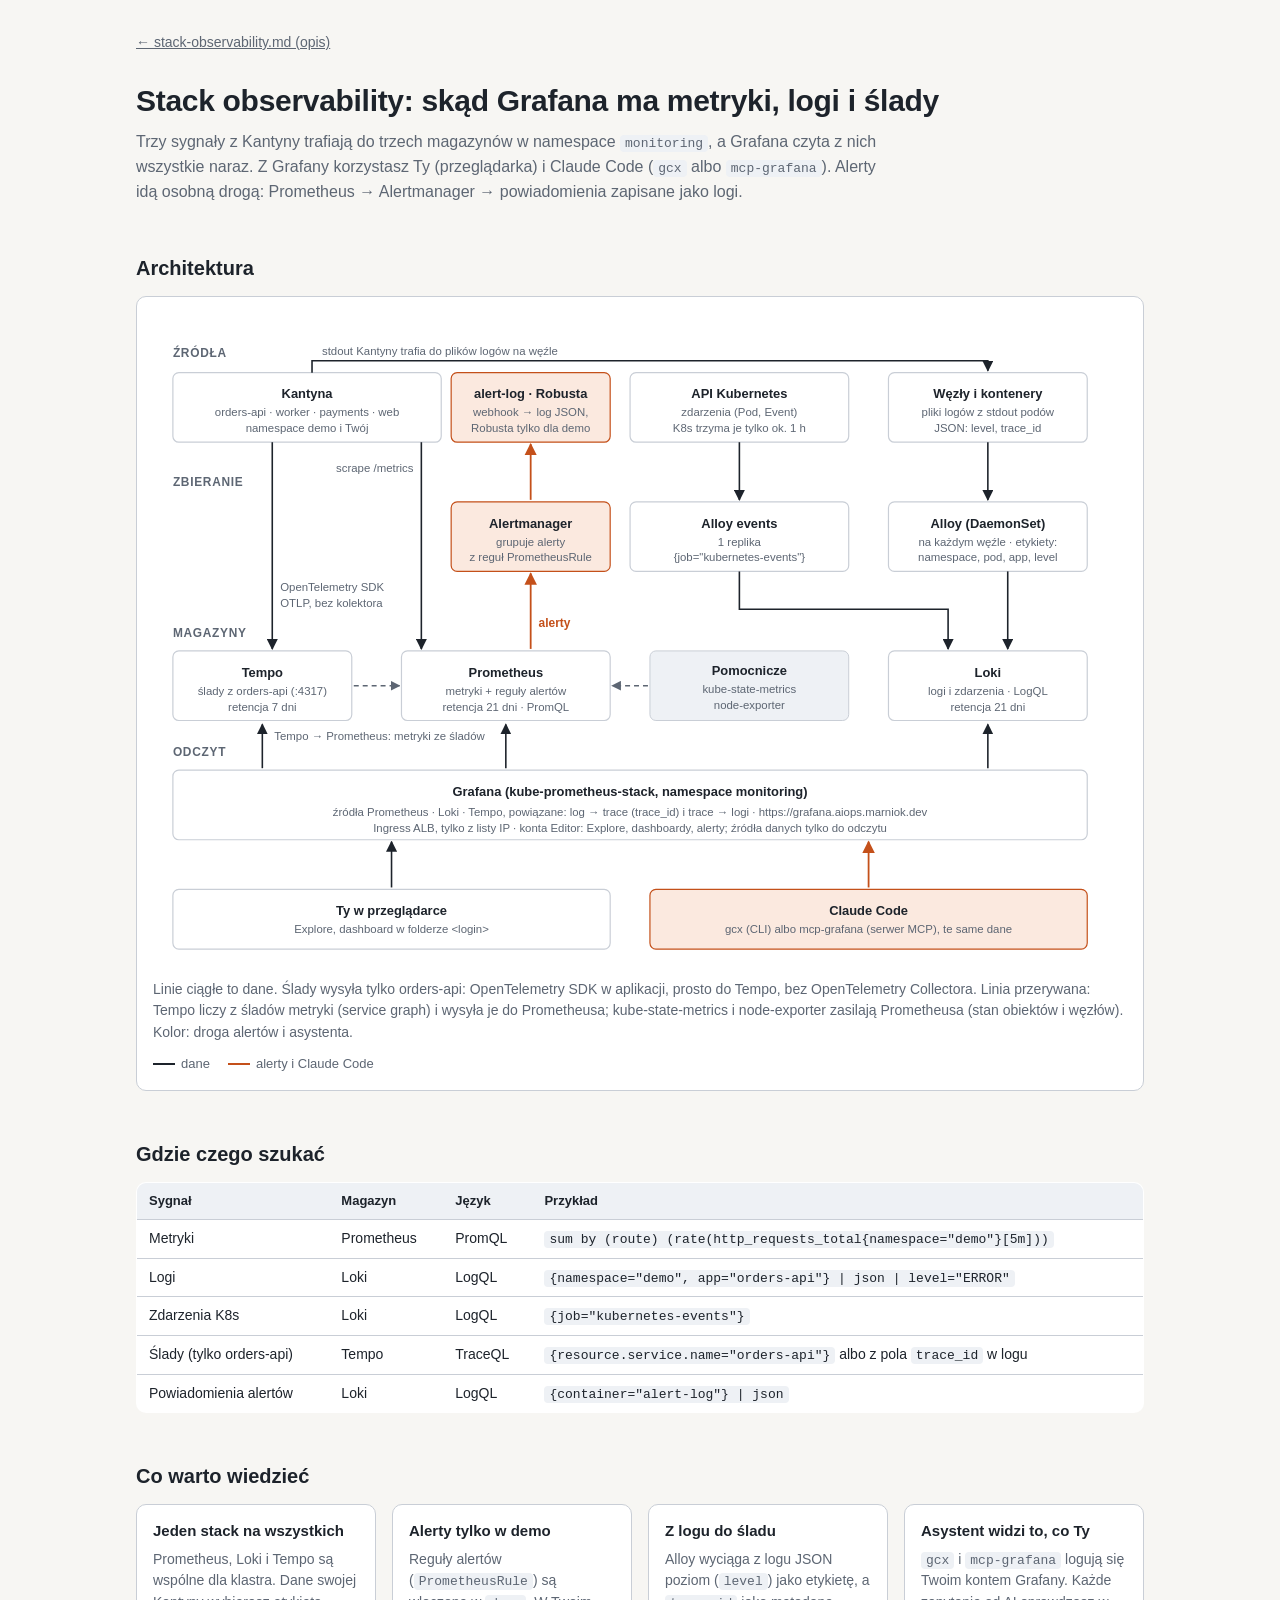
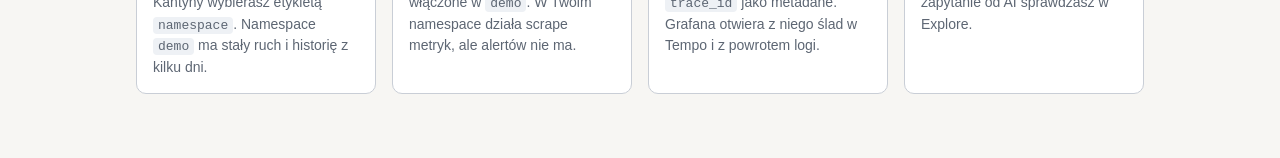
<file: docs/13-stack-observability/architektura.html>
<!doctype html>
<html lang="pl">
<head>
<meta charset="utf-8">
<meta name="viewport" content="width=device-width, initial-scale=1">
<title>Stack observability — architektura</title>
<style>
  :root {
    --bg: #f7f6f3; --fg: #1d232b; --muted: #5d6673; --card: #ffffff; --border: #c9ced6;
    --zone: #eef1f5; --accent: #c4501a; --accent-soft: #fbe9df; --ok: #2f6f4f;
  }
  @media (prefers-color-scheme: dark) {
    :root:not([data-theme="light"]) {
      --bg: #14171c; --fg: #e6e8eb; --muted: #9aa3ad; --card: #1d2229; --border: #3a424d;
      --zone: #191d23; --accent: #ff8f57; --accent-soft: #3a2418; --ok: #7cc4a0;
    }
  }
  :root[data-theme="dark"] {
    --bg: #14171c; --fg: #e6e8eb; --muted: #9aa3ad; --card: #1d2229; --border: #3a424d;
    --zone: #191d23; --accent: #ff8f57; --accent-soft: #3a2418; --ok: #7cc4a0;
  }
  * { box-sizing: border-box; }
  body { margin: 0; background: var(--bg); color: var(--fg);
         font: 16px/1.55 -apple-system, BlinkMacSystemFont, "Segoe UI", Roboto, "Helvetica Neue", Arial, sans-serif; }
  main { max-width: 1040px; margin: 0 auto; padding: 32px 16px 64px; }
  nav { font-size: 14px; color: var(--muted); margin-bottom: 24px; }
  nav a { color: var(--muted); }
  h1 { font-size: 30px; margin: 0 0 6px; letter-spacing: -0.01em; }
  .lead { color: var(--muted); margin: 0 0 32px; max-width: 760px; }
  h2 { font-size: 20px; margin: 48px 0 12px; }
  figure { margin: 0; background: var(--card); border: 1px solid var(--border); border-radius: 10px; padding: 16px; }
  figure svg { width: 100%; height: auto; display: block; color: var(--fg); }
  figcaption { color: var(--muted); font-size: 14px; margin-top: 10px; }
  ol.steps { padding-left: 0; list-style: none; counter-reset: s; }
  ol.steps li { counter-increment: s; position: relative; padding-left: 40px; margin: 10px 0; }
  ol.steps li::before { content: counter(s); position: absolute; left: 0; top: 1px; width: 26px; height: 26px;
        border-radius: 50%; background: var(--fg); color: var(--bg); font-size: 13px; font-weight: 600;
        display: flex; align-items: center; justify-content: center; }
  ol.steps li.ai::before { background: var(--accent); color: #fff; }
  .grid { display: grid; grid-template-columns: repeat(auto-fit, minmax(200px, 1fr)); gap: 16px; }
  .card { background: var(--card); border: 1px solid var(--border); border-radius: 10px; padding: 14px 16px; }
  .card h3 { font-size: 15px; margin: 0 0 6px; }
  .card p { margin: 0; color: var(--muted); font-size: 14px; }
  code { font: 13px/1.4 ui-monospace, SFMono-Regular, Menlo, monospace; background: var(--zone); padding: 1px 5px; border-radius: 4px; }
  .legend { display: flex; flex-wrap: wrap; gap: 18px; font-size: 13px; color: var(--muted); margin-top: 10px; }
  .legend span::before { content: ""; display: inline-block; width: 22px; height: 0; border-top: 2px solid var(--fg); vertical-align: middle; margin-right: 6px; }
  .legend span.ai::before { border-top-color: var(--accent); }
  .legend span.zone::before { border-top: 2px dashed var(--accent); }
  /* SVG */
  .zone { fill: var(--zone); stroke: var(--border); }
  .box { fill: var(--card); stroke: var(--border); stroke-width: 1.2; }
  .box-ai { fill: var(--accent-soft); stroke: var(--accent); stroke-width: 1.2; }
  .t { fill: var(--fg); font-size: 13px; }
  .tb { fill: var(--fg); font-size: 13px; font-weight: 600; }
  .ts { fill: var(--muted); font-size: 11.5px; }
  .tz { fill: var(--muted); font-size: 12px; font-weight: 600; letter-spacing: 0.06em; text-transform: uppercase; }
  .ta { fill: var(--accent); font-size: 12px; font-weight: 600; }
  .ln { stroke: var(--fg); stroke-width: 1.6; fill: none; }
  .ln-ai { stroke: var(--accent); stroke-width: 1.8; fill: none; }
  .ln-b { stroke: var(--accent); stroke-width: 1.5; stroke-dasharray: 6 5; fill: none; }
  .mk { fill: var(--fg); } .mk-a { fill: var(--accent); }
  .num { fill: var(--fg); } .num-a { fill: var(--accent); }
  .numt { fill: var(--bg); font-size: 11px; font-weight: 700; }
  .numt-a { fill: #fff; font-size: 11px; font-weight: 700; }
  .tbl { width: 100%; border-collapse: collapse; font-size: 14px; background: var(--card); border: 1px solid var(--border); border-radius: 10px; overflow: hidden; }
  .tbl th, .tbl td { text-align: left; padding: 8px 12px; border-bottom: 1px solid var(--border); vertical-align: top; }
  .tbl th { background: var(--zone); font-size: 13px; }
  .tbl tr:last-child td { border-bottom: 0; }
  .ln-d { stroke: var(--muted); stroke-width: 1.4; stroke-dasharray: 5 4; fill: none; }
  .mk-m { fill: var(--muted); }
</style>
</head>
<body>
<main>
  <nav><a href="stack-observability.md">← stack-observability.md (opis)</a></nav>
  <h1>Stack observability: skąd Grafana ma metryki, logi i ślady</h1>
  <p class="lead">Trzy sygnały z Kantyny trafiają do trzech magazynów w namespace <code>monitoring</code>, a Grafana czyta z nich wszystkie naraz. Z Grafany korzystasz Ty (przeglądarka) i Claude Code (<code>gcx</code> albo <code>mcp-grafana</code>). Alerty idą osobną drogą: Prometheus → Alertmanager → powiadomienia zapisane jako logi.</p>

  <h2>Architektura</h2>
  <figure>
    <svg viewBox="0 0 980 660" role="img" aria-label="Kantyna wystawia metryki, które zbiera Prometheus, loguje JSON na stdout, który zbiera Alloy i wysyła do Loki, oraz wysyła ślady OTLP do Tempo. Prometheus przekazuje alerty do Alertmanagera, a ten do alert-log i Robusty. Grafana czyta Prometheus, Loki i Tempo, a korzystają z niej użytkownik w przeglądarce i Claude Code.">
      <defs>
        <marker id="s1" viewBox="0 0 10 10" refX="9" refY="5" markerWidth="7" markerHeight="7" orient="auto-start-reverse"><path class="mk" d="M0,0 L10,5 L0,10 z"/></marker>
        <marker id="s1a" viewBox="0 0 10 10" refX="9" refY="5" markerWidth="7" markerHeight="7" orient="auto-start-reverse"><path class="mk-a" d="M0,0 L10,5 L0,10 z"/></marker>
        <marker id="s1m" viewBox="0 0 10 10" refX="9" refY="5" markerWidth="7" markerHeight="7" orient="auto-start-reverse"><path class="mk-m" d="M0,0 L10,5 L0,10 z"/></marker>
      </defs>

      <text class="tz" x="20" y="44">Źródła</text>
      <text class="tz" x="20" y="174">Zbieranie</text>
      <text class="tz" x="20" y="326">Magazyny</text>
      <text class="tz" x="20" y="446">Odczyt</text>

      <!-- Źródła -->
      <rect class="box" x="20" y="60" width="270" height="70" rx="6"/>
      <text class="tb" x="155" y="86" text-anchor="middle">Kantyna</text>
      <text class="ts" x="155" y="104" text-anchor="middle">orders-api · worker · payments · web</text>
      <text class="ts" x="155" y="120" text-anchor="middle">namespace demo i Twój</text>
      <rect class="box" x="740" y="60" width="200" height="70" rx="6"/>
      <text class="tb" x="840" y="86" text-anchor="middle">Węzły i kontenery</text>
      <text class="ts" x="840" y="104" text-anchor="middle">pliki logów z stdout podów</text>
      <text class="ts" x="840" y="120" text-anchor="middle">JSON: level, trace_id</text>
      <rect class="box" x="480" y="60" width="220" height="70" rx="6"/>
      <text class="tb" x="590" y="86" text-anchor="middle">API Kubernetes</text>
      <text class="ts" x="590" y="104" text-anchor="middle">zdarzenia (Pod, Event)</text>
      <text class="ts" x="590" y="120" text-anchor="middle">K8s trzyma je tylko ok. 1 h</text>
      <path class="ln" d="M160,60 V48 H840 V58" marker-end="url(#s1)"/>
      <text class="ts" x="170" y="42">stdout Kantyny trafia do plików logów na węźle</text>

      <!-- Zbieranie -->
      <rect class="box" x="740" y="190" width="200" height="70" rx="6"/>
      <text class="tb" x="840" y="216" text-anchor="middle">Alloy (DaemonSet)</text>
      <text class="ts" x="840" y="234" text-anchor="middle">na każdym węźle · etykiety:</text>
      <text class="ts" x="840" y="250" text-anchor="middle">namespace, pod, app, level</text>
      <rect class="box" x="480" y="190" width="220" height="70" rx="6"/>
      <text class="tb" x="590" y="216" text-anchor="middle">Alloy events</text>
      <text class="ts" x="590" y="234" text-anchor="middle">1 replika</text>
      <text class="ts" x="590" y="250" text-anchor="middle">{job="kubernetes-events"}</text>
      <rect class="box-ai" x="300" y="190" width="160" height="70" rx="6"/>
      <text class="tb" x="380" y="216" text-anchor="middle">Alertmanager</text>
      <text class="ts" x="380" y="234" text-anchor="middle">grupuje alerty</text>
      <text class="ts" x="380" y="250" text-anchor="middle">z reguł PrometheusRule</text>
      <line class="ln" x1="590" y1="130" x2="590" y2="188" marker-end="url(#s1)"/>
      <line class="ln" x1="840" y1="130" x2="840" y2="188" marker-end="url(#s1)"/>

      <!-- Alerty: odbiorcy -->
      <rect class="box-ai" x="300" y="60" width="160" height="70" rx="6"/>
      <text class="tb" x="380" y="86" text-anchor="middle">alert-log · Robusta</text>
      <text class="ts" x="380" y="104" text-anchor="middle">webhook → log JSON,</text>
      <text class="ts" x="380" y="120" text-anchor="middle">Robusta tylko dla demo</text>
      <line class="ln-ai" x1="380" y1="188" x2="380" y2="132" marker-end="url(#s1a)"/>

      <!-- Magazyny -->
      <rect class="box" x="20" y="340" width="180" height="70" rx="6"/>
      <text class="tb" x="110" y="366" text-anchor="middle">Tempo</text>
      <text class="ts" x="110" y="384" text-anchor="middle">ślady z orders-api (:4317)</text>
      <text class="ts" x="110" y="400" text-anchor="middle">retencja 7 dni</text>
      <rect class="box" x="250" y="340" width="210" height="70" rx="6"/>
      <text class="tb" x="355" y="366" text-anchor="middle">Prometheus</text>
      <text class="ts" x="355" y="384" text-anchor="middle">metryki + reguły alertów</text>
      <text class="ts" x="355" y="400" text-anchor="middle">retencja 21 dni · PromQL</text>
      <rect class="zone" x="500" y="340" width="200" height="70" rx="6"/>
      <text class="tb" x="600" y="364" text-anchor="middle">Pomocnicze</text>
      <text class="ts" x="600" y="382" text-anchor="middle">kube-state-metrics</text>
      <text class="ts" x="600" y="398" text-anchor="middle">node-exporter</text>
      <rect class="box" x="740" y="340" width="200" height="70" rx="6"/>
      <text class="tb" x="840" y="366" text-anchor="middle">Loki</text>
      <text class="ts" x="840" y="384" text-anchor="middle">logi i zdarzenia · LogQL</text>
      <text class="ts" x="840" y="400" text-anchor="middle">retencja 21 dni</text>

      <!-- Strzałki do magazynów -->
      <line class="ln" x1="270" y1="130" x2="270" y2="338" marker-end="url(#s1)"/>
      <text class="ts" x="262" y="160" text-anchor="end">scrape /metrics</text>
      <line class="ln" x1="120" y1="130" x2="120" y2="338" marker-end="url(#s1)"/>
      <text class="ts" x="128" y="280">OpenTelemetry SDK</text>
      <text class="ts" x="128" y="296">OTLP, bez kolektora</text>
      <line class="ln" x1="860" y1="260" x2="860" y2="338" marker-end="url(#s1)"/>
      <path class="ln" d="M590,260 V298 H800 V338" marker-end="url(#s1)"/>
      <line class="ln-d" x1="498" y1="375" x2="462" y2="375" marker-end="url(#s1m)"/>
      <line class="ln-ai" x1="380" y1="338" x2="380" y2="262" marker-end="url(#s1a)"/>
      <text class="ta" x="388" y="316">alerty</text>
      <path class="ln-d" d="M202,375 H248" marker-end="url(#s1m)"/>
      <text class="ts" x="122" y="430">Tempo → Prometheus: metryki ze śladów</text>

      <!-- Odczyt -->
      <rect class="box" x="20" y="460" width="920" height="70" rx="6"/>
      <text class="tb" x="480" y="486" text-anchor="middle">Grafana (kube-prometheus-stack, namespace monitoring)</text>
      <text class="ts" x="480" y="506" text-anchor="middle">źródła Prometheus · Loki · Tempo, powiązane: log → trace (trace_id) i trace → logi · https://grafana.aiops.marniok.dev</text>
      <text class="ts" x="480" y="522" text-anchor="middle">Ingress ALB, tylko z listy IP · konta Editor: Explore, dashboardy, alerty; źródła danych tylko do odczytu</text>
      <line class="ln" x1="110" y1="458" x2="110" y2="414" marker-end="url(#s1)"/>
      <line class="ln" x1="355" y1="458" x2="355" y2="414" marker-end="url(#s1)"/>
      <line class="ln" x1="840" y1="458" x2="840" y2="414" marker-end="url(#s1)"/>

      <!-- Użytkownicy -->
      <rect class="box" x="20" y="580" width="440" height="60" rx="6"/>
      <text class="tb" x="240" y="606" text-anchor="middle">Ty w przeglądarce</text>
      <text class="ts" x="240" y="624" text-anchor="middle">Explore, dashboard w folderze &lt;login&gt;</text>
      <rect class="box-ai" x="500" y="580" width="440" height="60" rx="6"/>
      <text class="tb" x="720" y="606" text-anchor="middle">Claude Code</text>
      <text class="ts" x="720" y="624" text-anchor="middle">gcx (CLI) albo mcp-grafana (serwer MCP), te same dane</text>
      <line class="ln" x1="240" y1="578" x2="240" y2="532" marker-end="url(#s1)"/>
      <line class="ln-ai" x1="720" y1="578" x2="720" y2="532" marker-end="url(#s1a)"/>
    </svg>
    <figcaption>Linie ciągłe to dane. Ślady wysyła tylko orders-api: OpenTelemetry SDK w aplikacji, prosto do Tempo, bez OpenTelemetry Collectora. Linia przerywana: Tempo liczy z śladów metryki (service graph) i wysyła je do Prometheusa; kube-state-metrics i node-exporter zasilają Prometheusa (stan obiektów i węzłów). Kolor: droga alertów i asystenta.</figcaption>
    <div class="legend"><span>dane</span><span class="ai">alerty i Claude Code</span></div>
  </figure>

  <h2>Gdzie czego szukać</h2>
  <table class="tbl">
    <tr><th>Sygnał</th><th>Magazyn</th><th>Język</th><th>Przykład</th></tr>
    <tr><td>Metryki</td><td>Prometheus</td><td>PromQL</td><td><code>sum by (route) (rate(http_requests_total{namespace="demo"}[5m]))</code></td></tr>
    <tr><td>Logi</td><td>Loki</td><td>LogQL</td><td><code>{namespace="demo", app="orders-api"} | json | level="ERROR"</code></td></tr>
    <tr><td>Zdarzenia K8s</td><td>Loki</td><td>LogQL</td><td><code>{job="kubernetes-events"}</code></td></tr>
    <tr><td>Ślady (tylko orders-api)</td><td>Tempo</td><td>TraceQL</td><td><code>{resource.service.name="orders-api"}</code> albo z pola <code>trace_id</code> w logu</td></tr>
    <tr><td>Powiadomienia alertów</td><td>Loki</td><td>LogQL</td><td><code>{container="alert-log"} | json</code></td></tr>
  </table>

  <h2>Co warto wiedzieć</h2>
  <div class="grid">
    <div class="card"><h3>Jeden stack na wszystkich</h3><p>Prometheus, Loki i Tempo są wspólne dla klastra. Dane swojej Kantyny wybierasz etykietą <code>namespace</code>. Namespace <code>demo</code> ma stały ruch i historię z kilku dni.</p></div>
    <div class="card"><h3>Alerty tylko w demo</h3><p>Reguły alertów (<code>PrometheusRule</code>) są włączone w <code>demo</code>. W Twoim namespace działa scrape metryk, ale alertów nie ma.</p></div>
    <div class="card"><h3>Z logu do śladu</h3><p>Alloy wyciąga z logu JSON poziom (<code>level</code>) jako etykietę, a <code>trace_id</code> jako metadane. Grafana otwiera z niego ślad w Tempo i z powrotem logi.</p></div>
    <div class="card"><h3>Asystent widzi to, co Ty</h3><p><code>gcx</code> i <code>mcp-grafana</code> logują się Twoim kontem Grafany. Każde zapytanie od AI sprawdzasz w Explore.</p></div>
  </div>
</main>
</body>
</html>
</file>
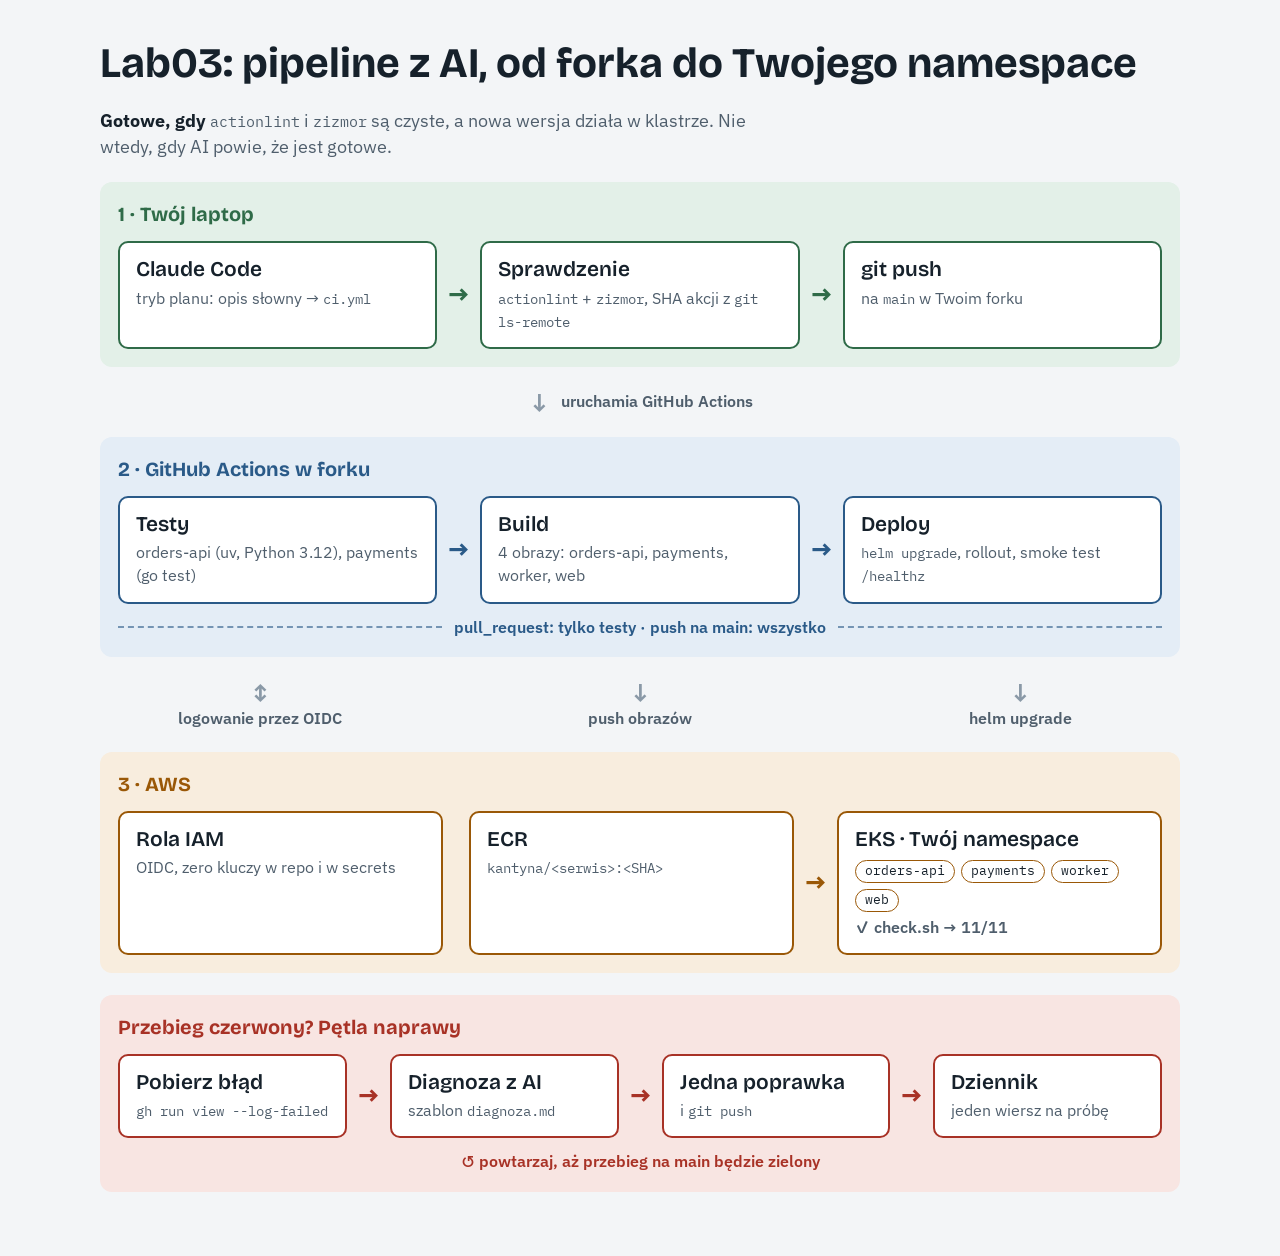
<file: labs/lab03-pipeline-z-ai/schemat.html>
<!doctype html>
<html lang="pl">
<head>
<meta charset="utf-8">
<meta name="viewport" content="width=device-width, initial-scale=1">
<title>Lab03 Pipeline z AI</title>
<link rel="preconnect" href="https://fonts.googleapis.com">
<link rel="stylesheet" href="https://fonts.googleapis.com/css2?family=Bricolage+Grotesque:opsz,wght@12..96,600;12..96,700&family=IBM+Plex+Sans:wght@400;600&family=IBM+Plex+Mono:wght@500&display=swap">
<style>
/* Layout: three lanes (laptop, GitHub, AWS) as rows of a 3-column grid; GitHub and AWS columns line up, so each vertical arrow is one real link */
:root {
  --bg: #f3f5f7;
  --surface: #ffffff;
  --fg: #16212b;
  --muted: #4f5e6c;
  --line: #8a99a7;
  --local: #2f6b48; --local-tint: #e3f0e8;
  --gh: #2a5a88;    --gh-tint: #e4edf6;
  --aws: #9a5807;   --aws-tint: #f8edde;
  --bad: #a83226;   --bad-tint: #f8e5e2;
  --ok: #24733f;
  --font-display: "Bricolage Grotesque", "Segoe UI", system-ui, sans-serif;
  --font-body: "IBM Plex Sans", "Segoe UI", system-ui, sans-serif;
  --font-mono: "IBM Plex Mono", ui-monospace, Menlo, monospace;
}
@media (prefers-color-scheme: dark) {
  :root:not([data-theme="light"]) {
    --bg: #10161c; --surface: #1a232b; --fg: #e6ecf1; --muted: #a3b1be; --line: #6a7a88;
    --local: #8acba2; --local-tint: #172a1f; --gh: #86b6e4; --gh-tint: #182839;
    --aws: #e8ad5a; --aws-tint: #2f2415; --bad: #f08b7d; --bad-tint: #33201d; --ok: #74d39a;
    color-scheme: dark;
  }
}
:root[data-theme="dark"] {
  --bg: #10161c; --surface: #1a232b; --fg: #e6ecf1; --muted: #a3b1be; --line: #6a7a88;
  --local: #8acba2; --local-tint: #172a1f; --gh: #86b6e4; --gh-tint: #182839;
  --aws: #e8ad5a; --aws-tint: #2f2415; --bad: #f08b7d; --bad-tint: #33201d; --ok: #74d39a;
  color-scheme: dark;
}
* { box-sizing: border-box; }
body { background: var(--bg); color: var(--fg); font-family: var(--font-body); font-size: 17px; line-height: 1.45; }
.wrap { max-width: 1120px; margin: 0 auto; padding-inline: 20px; padding-block: 32px 56px; display: grid; gap: 22px; }
h1 { font-family: var(--font-display); font-weight: 700; font-size: clamp(28px, 4.4vw, 42px); line-height: 1.1; margin: 0; text-wrap: balance; }
.rule { margin: 0; font-size: 18px; max-width: 62ch; color: var(--muted); }
.rule b { color: var(--fg); }
code { font-family: var(--font-mono); font-size: .86em; }

.lane { border-radius: 12px; padding: 18px; display: grid; gap: 12px; }
.lane.local { background: var(--local-tint); --c: var(--local); }
.lane.gh { background: var(--gh-tint); --c: var(--gh); }
.lane.aws { background: var(--aws-tint); --c: var(--aws); }
.lane.bad { background: var(--bad-tint); --c: var(--bad); }
.lane-name { font-family: var(--font-display); font-weight: 700; font-size: 20px; color: var(--c); margin: 0; }

.row { display: grid; grid-template-columns: 1fr auto 1fr auto 1fr; align-items: stretch; gap: 10px; }
.row.four { grid-template-columns: 1fr auto 1fr auto 1fr auto 1fr; }
.box { background: var(--surface); border: 2px solid var(--c); border-radius: 10px; padding: 14px 16px; display: grid; gap: 4px; align-content: start; min-width: 0; }
.box h3 { margin: 0; font-family: var(--font-display); font-weight: 600; font-size: 21px; line-height: 1.2; }
.box p { margin: 0; color: var(--muted); font-size: 16px; }
.arr { align-self: center; font-size: 26px; color: var(--c); font-weight: 700; }
.tag { justify-self: start; font-family: var(--font-mono); font-size: 13px; padding: 2px 8px; border-radius: 99px; background: var(--c); color: var(--surface); }

.link { display: flex; align-items: center; justify-content: center; gap: 10px; font-weight: 600; font-size: 16px; color: var(--muted); }
.link .down { font-size: 26px; line-height: 1; color: var(--line); }
.cols { display: grid; grid-template-columns: 1fr 40px 1fr 40px 1fr; gap: 10px; }
.cols .link { flex-direction: column; gap: 2px; text-align: center; }

.gate { display: flex; align-items: center; gap: 12px; color: var(--gh); font-weight: 600; font-size: 16px; }
.gate::before, .gate::after { content: ""; flex: 1; border-top: 2px dashed var(--gh); opacity: .6; }

.ok { color: var(--ok); font-weight: 600; }
.pods { display: flex; flex-wrap: wrap; gap: 6px; margin-top: 4px; }
.pods span { font-family: var(--font-mono); font-size: 13px; border: 1px solid var(--aws); border-radius: 99px; padding: 1px 9px; }

.back { text-align: center; color: var(--bad); font-weight: 600; font-size: 16px; }

@media (max-width: 760px) {
  .row, .row.four, .cols { grid-template-columns: 1fr; }
  .arr { transform: rotate(90deg); justify-self: center; }
  .cols .spacer { display: none; }
}
</style>
</head>
<body>

<div class="wrap">
  <h1>Lab03: pipeline z AI, od forka do Twojego namespace</h1>
  <p class="rule"><b>Gotowe, gdy</b> <code>actionlint</code> i <code>zizmor</code> są czyste, a nowa wersja działa w klastrze. Nie wtedy, gdy AI powie, że jest gotowe.</p>

  <section class="lane local">
    <h2 class="lane-name">1 · Twój laptop</h2>
    <div class="row">
      <div class="box"><h3>Claude Code</h3><p>tryb planu: opis słowny → <code>ci.yml</code></p></div>
      <div class="arr">→</div>
      <div class="box"><h3>Sprawdzenie</h3><p><code>actionlint</code> + <code>zizmor</code>, SHA akcji z <code>git ls-remote</code></p></div>
      <div class="arr">→</div>
      <div class="box"><h3>git push</h3><p>na <code>main</code> w Twoim forku</p></div>
    </div>
  </section>

  <div class="link"><span class="down">↓</span> uruchamia GitHub Actions</div>

  <section class="lane gh">
    <h2 class="lane-name">2 · GitHub Actions w forku</h2>
    <div class="row">
      <div class="box"><h3>Testy</h3><p>orders-api (uv, Python 3.12), payments (go test)</p></div>
      <div class="arr">→</div>
      <div class="box"><h3>Build</h3><p>4 obrazy: orders-api, payments, worker, web</p></div>
      <div class="arr">→</div>
      <div class="box"><h3>Deploy</h3><p><code>helm upgrade</code>, rollout, smoke test <code>/healthz</code></p></div>
    </div>
    <div class="gate">pull_request: tylko testy · push na main: wszystko</div>
  </section>

  <div class="cols">
    <div class="link"><span class="down">↕</span>logowanie przez OIDC</div>
    <div class="spacer"></div>
    <div class="link"><span class="down">↓</span>push obrazów</div>
    <div class="spacer"></div>
    <div class="link"><span class="down">↓</span>helm upgrade</div>
  </div>

  <section class="lane aws">
    <h2 class="lane-name">3 · AWS</h2>
    <div class="row">
      <div class="box"><h3>Rola IAM</h3><p>OIDC, zero kluczy w repo i w secrets</p></div>
      <div class="arr" aria-hidden="true">&nbsp;</div>
      <div class="box"><h3>ECR</h3><p><code>kantyna/&lt;serwis&gt;:&lt;SHA&gt;</code></p></div>
      <div class="arr">→</div>
      <div class="box"><h3>EKS · Twój namespace</h3>
        <div class="pods"><span>orders-api</span><span>payments</span><span>worker</span><span>web</span></div>
        <p class="ok">✓ check.sh → 11/11</p></div>
    </div>
  </section>

  <section class="lane bad">
    <h2 class="lane-name">Przebieg czerwony? Pętla naprawy</h2>
    <div class="row four">
      <div class="box"><h3>Pobierz błąd</h3><p><code>gh run view --log-failed</code></p></div>
      <div class="arr">→</div>
      <div class="box"><h3>Diagnoza z AI</h3><p>szablon <code>diagnoza.md</code></p></div>
      <div class="arr">→</div>
      <div class="box"><h3>Jedna poprawka</h3><p>i <code>git push</code></p></div>
      <div class="arr">→</div>
      <div class="box"><h3>Dziennik</h3><p>jeden wiersz na próbę</p></div>
    </div>
    <div class="back">↺ powtarzaj, aż przebieg na main będzie zielony</div>
  </section>
</div>
</body>
</html>
</file>
